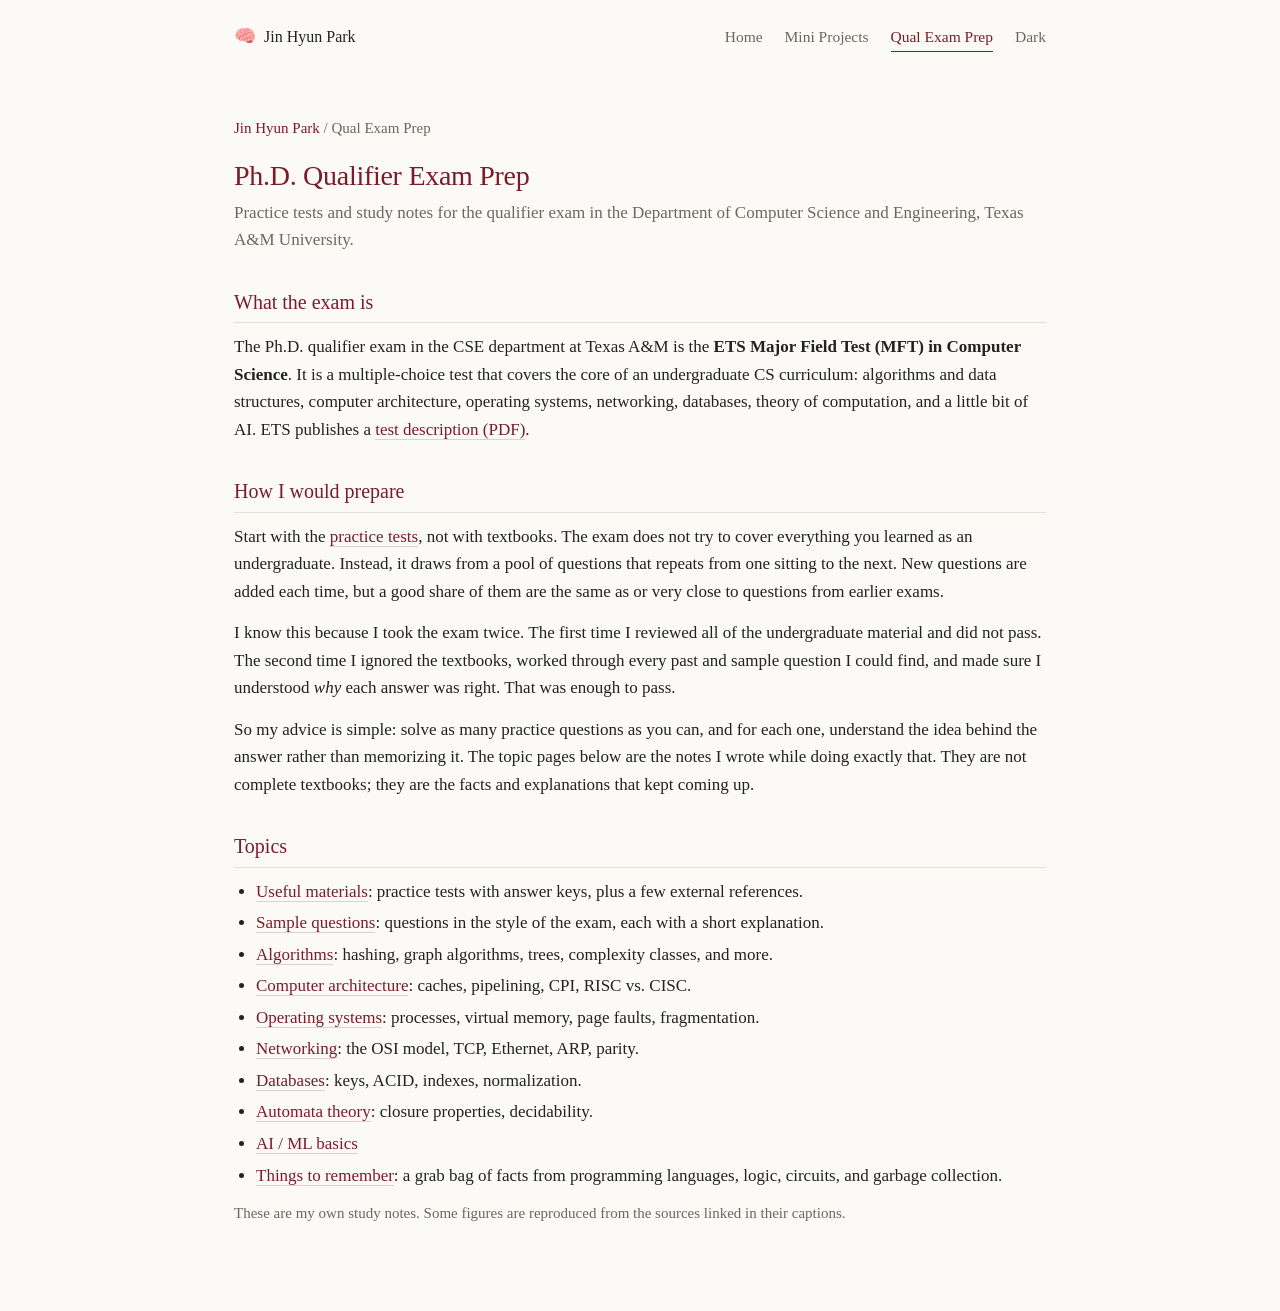
<file: qual-exam/index.html>
<!DOCTYPE html>
<html lang="en">
<head>
<meta charset="utf-8">
<meta name="viewport" content="width=device-width, initial-scale=1">
<title>Qual Exam Prep – Jin Hyun Park</title>
<meta name="description" content="Practice tests and topic notes for the Computer Science and Engineering Ph.D. qualifier exam (ETS Major Field Test) at Texas A&M University.">
<link rel="icon" href="../favicon.svg" type="image/svg+xml">
<link rel="stylesheet" href="../style.css">
<link rel="stylesheet" href="notes.css">
<script>try{if(localStorage.getItem("site-theme")==="dark")document.documentElement.setAttribute("data-theme","dark")}catch(e){}</script>
<script defer src="../theme.js"></script>
</head>
<body>
<header class="topbar">
  <a class="brand" href="../index.html"><span class="brand-mark">🧠</span> Jin Hyun Park</a>
  <nav>
    <a href="../index.html">Home</a>
    <a href="../projects.html">Mini Projects</a>
    <a href="../qual-exam/index.html" class="active">Qual Exam Prep</a>
    <button type="button" class="theme-toggle" id="themeToggle" aria-pressed="false"><span class="t-dark">Dark</span><span class="t-light">Light</span></button>
  </nav>
</header>
<div class="page">

<p class="crumbs"><a href="../index.html">Jin Hyun Park</a> / Qual Exam Prep</p>

<h1>Ph.D. Qualifier Exam Prep</h1>
<p class="subtitle">Practice tests and study notes for the qualifier exam in the Department of Computer Science and Engineering, Texas A&M University.</p>

<h2>What the exam is</h2>
<p>
The Ph.D. qualifier exam in the CSE department at Texas A&M is the <b>ETS Major Field Test (MFT) in Computer Science</b>.
It is a multiple-choice test that covers the core of an undergraduate CS curriculum: algorithms and data structures,
computer architecture, operating systems, networking, databases, theory of computation, and a little bit of AI.
ETS publishes a <a href="https://www.ets.org/content/dam/ets-org/pdfs/mft/comp-sci-test-description.pdf">test description (PDF)</a>.
</p>

<h2>How I would prepare</h2>
<p>
Start with the <a href="useful-materials.html">practice tests</a>, not with textbooks. The exam does not try to cover
everything you learned as an undergraduate. Instead, it draws from a pool of questions that repeats from one sitting to
the next. New questions are added each time, but a good share of them are the same as or very close to questions from
earlier exams.
</p>
<p>
I know this because I took the exam twice. The first time I reviewed all of the undergraduate material and did not
pass. The second time I ignored the textbooks, worked through every past and sample question I could find, and made
sure I understood <em>why</em> each answer was right. That was enough to pass.
</p>
<p>
So my advice is simple: solve as many practice questions as you can, and for each one, understand the idea behind the
answer rather than memorizing it. The topic pages below are the notes I wrote while doing exactly that. They are not
complete textbooks; they are the facts and explanations that kept coming up.
</p>

<h2>Topics</h2>
<ul>
<li><a href="useful-materials.html">Useful materials</a>: practice tests with answer keys, plus a few external references.</li>
<li><a href="sample-questions.html">Sample questions</a>: questions in the style of the exam, each with a short explanation.</li>
<li><a href="algorithms.html">Algorithms</a>: hashing, graph algorithms, trees, complexity classes, and more.</li>
<li><a href="computer-architecture.html">Computer architecture</a>: caches, pipelining, CPI, RISC vs. CISC.</li>
<li><a href="operating-system.html">Operating systems</a>: processes, virtual memory, page faults, fragmentation.</li>
<li><a href="networking.html">Networking</a>: the OSI model, TCP, Ethernet, ARP, parity.</li>
<li><a href="database.html">Databases</a>: keys, ACID, indexes, normalization.</li>
<li><a href="automata-theory.html">Automata theory</a>: closure properties, decidability.</li>
<li><a href="ai-ml-basics.html">AI / ML basics</a></li>
<li><a href="things-to-remember.html">Things to remember</a>: a grab bag of facts from programming languages, logic, circuits, and garbage collection.</li>
</ul>

<p class="small">
These are my own study notes. Some figures are reproduced from the sources linked in their captions.
</p>

</div>
</body>
</html>
</file>
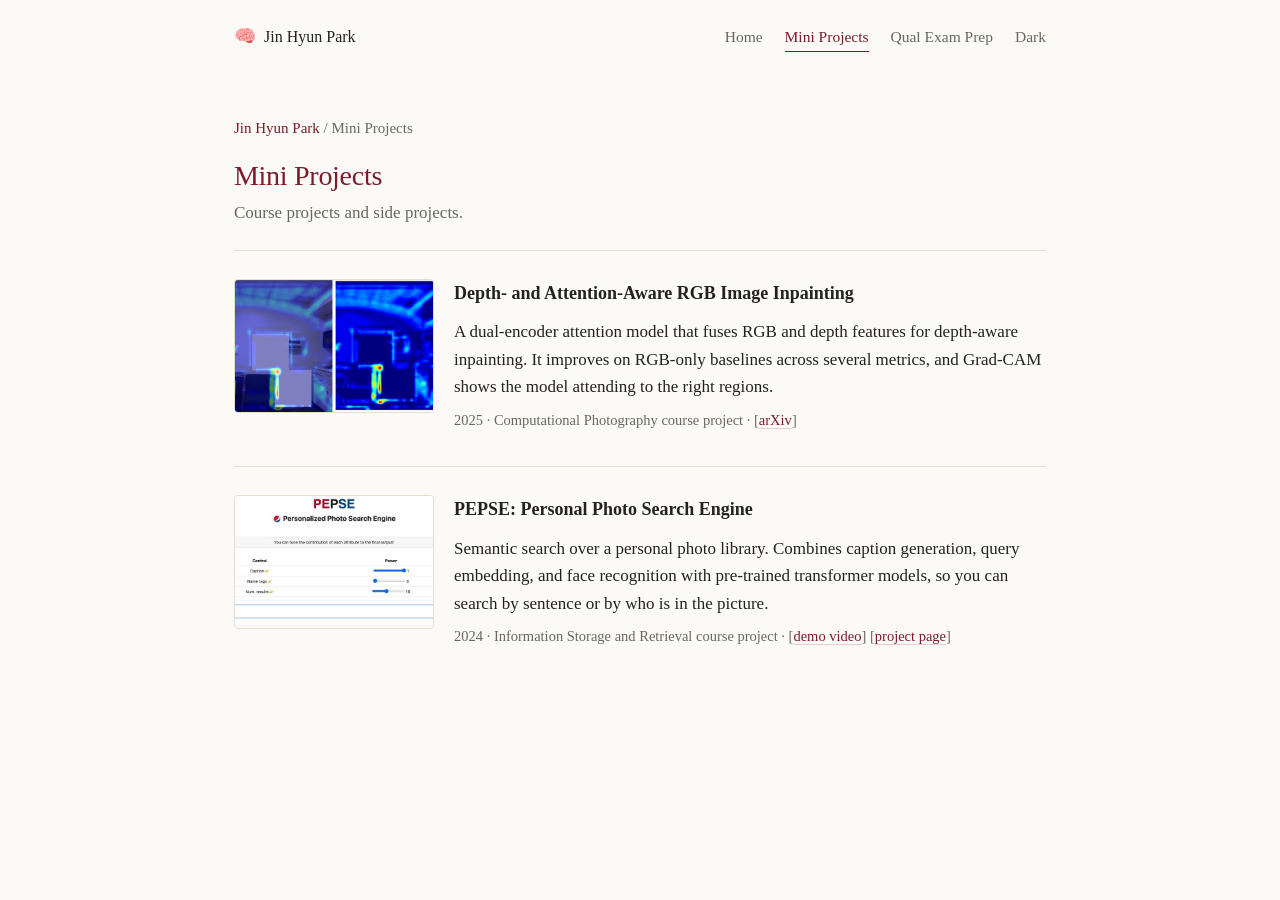
<file: projects.html>
<!DOCTYPE html>
<html lang="en">
<head>
<meta charset="utf-8">
<meta name="viewport" content="width=device-width, initial-scale=1">
<title>Mini Projects – Jin Hyun Park</title>
<link rel="icon" href="favicon.svg" type="image/svg+xml">
<link rel="stylesheet" href="style.css">
<link rel="stylesheet" href="qual-exam/notes.css">
<script>try{if(localStorage.getItem("site-theme")==="dark")document.documentElement.setAttribute("data-theme","dark")}catch(e){}</script>
<script defer src="theme.js"></script>
</head>
<body>
<header class="topbar">
  <a class="brand" href="index.html"><span class="brand-mark">🧠</span> Jin Hyun Park</a>
  <nav>
    <a href="index.html">Home</a>
    <a href="projects.html" class="active">Mini Projects</a>
    <a href="qual-exam/index.html">Qual Exam Prep</a>
    <button type="button" class="theme-toggle" id="themeToggle" aria-pressed="false"><span class="t-dark">Dark</span><span class="t-light">Light</span></button>
  </nav>
</header>
<div class="page">

<p class="crumbs"><a href="index.html">Jin Hyun Park</a> / Mini Projects</p>

<h1>Mini Projects</h1>
<p class="subtitle">Course projects and side projects.</p>

<div class="proj">
<a class="proj-thumb" href="https://arxiv.org/abs/2505.00735"><img src="img/inpainting.jpg" alt="Grad-CAM overlay and heatmap showing where the inpainting model attends"></a>
<div class="proj-body">
<h3>Depth- and Attention-Aware RGB Image Inpainting</h3>
<p>A dual-encoder attention model that fuses RGB and depth features for depth-aware inpainting. It improves on RGB-only baselines across several metrics, and Grad-CAM shows the model attending to the right regions.</p>
<p class="proj-meta">2025 · Computational Photography course project · [<a href="https://arxiv.org/abs/2505.00735">arXiv</a>]</p>
</div>
</div>

<div class="proj">
<a class="proj-thumb" href="https://www.youtube.com/watch?v=ZiI4mklxKoY"><img src="img/pepse.jpg" alt="PEPSE search interface with sliders for caption and name-tag weights"></a>
<div class="proj-body">
<h3>PEPSE: Personal Photo Search Engine</h3>
<p>Semantic search over a personal photo library. Combines caption generation, query embedding, and face recognition with pre-trained transformer models, so you can search by sentence or by who is in the picture.</p>
<p class="proj-meta">2024 · Information Storage and Retrieval course project · [<a href="https://www.youtube.com/watch?v=ZiI4mklxKoY">demo video</a>] [<a href="https://sites.google.com/tamu.edu/pepse/home">project page</a>]</p>
</div>
</div>

</div>
</body>
</html>
</file>
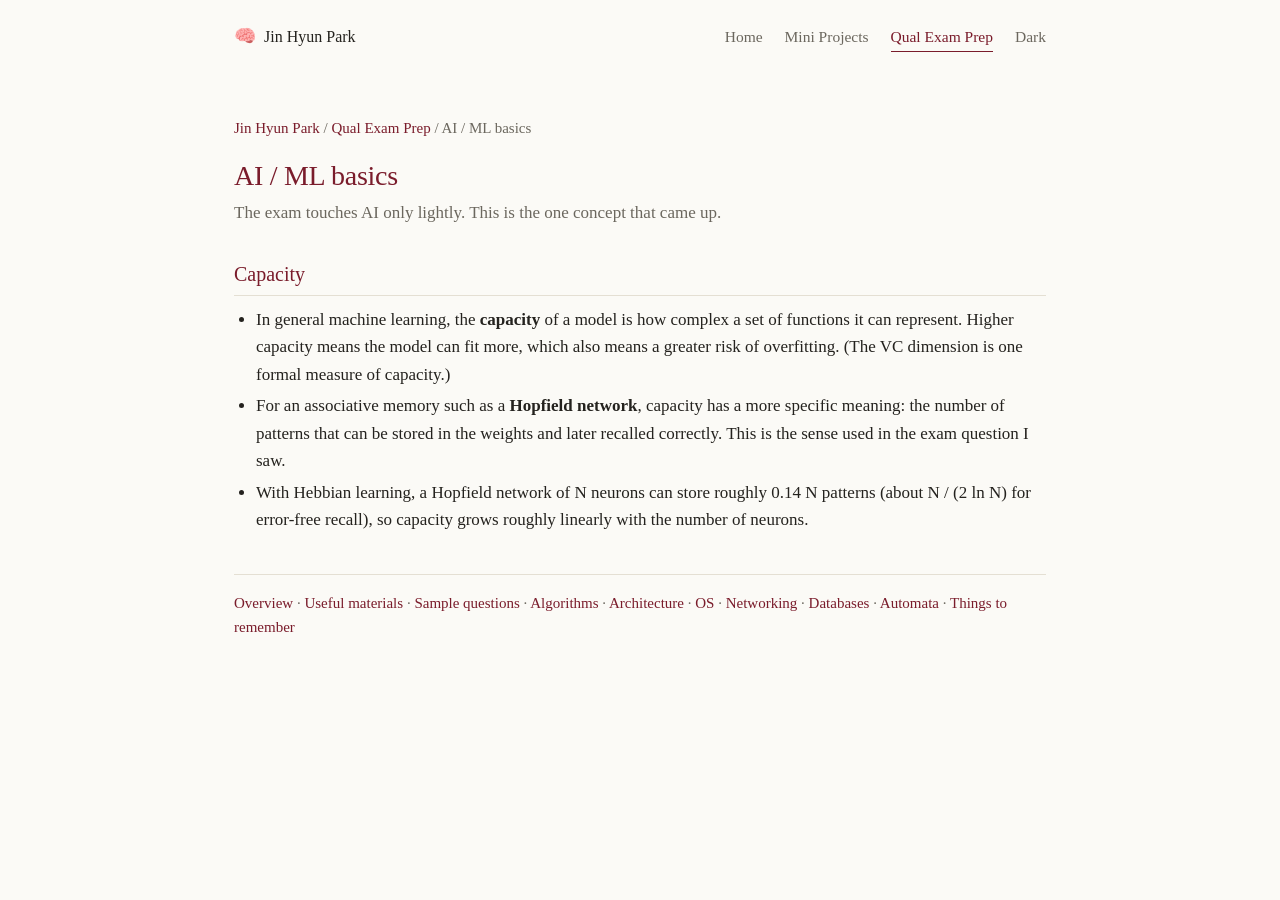
<file: qual-exam/ai-ml-basics.html>
<!DOCTYPE html>
<html lang="en">
<head>
<meta charset="utf-8">
<meta name="viewport" content="width=device-width, initial-scale=1">
<title>AI / ML Basics – Qual Exam Prep</title>
<link rel="icon" href="../favicon.svg" type="image/svg+xml">
<link rel="stylesheet" href="../style.css">
<link rel="stylesheet" href="notes.css">
<script>try{if(localStorage.getItem("site-theme")==="dark")document.documentElement.setAttribute("data-theme","dark")}catch(e){}</script>
<script defer src="../theme.js"></script>
</head>
<body>
<header class="topbar">
  <a class="brand" href="../index.html"><span class="brand-mark">🧠</span> Jin Hyun Park</a>
  <nav>
    <a href="../index.html">Home</a>
    <a href="../projects.html">Mini Projects</a>
    <a href="../qual-exam/index.html" class="active">Qual Exam Prep</a>
    <button type="button" class="theme-toggle" id="themeToggle" aria-pressed="false"><span class="t-dark">Dark</span><span class="t-light">Light</span></button>
  </nav>
</header>
<div class="page">

<p class="crumbs"><a href="../index.html">Jin Hyun Park</a> / <a href="index.html">Qual Exam Prep</a> / AI / ML basics</p>

<h1>AI / ML basics</h1>
<p class="subtitle">The exam touches AI only lightly. This is the one concept that came up.</p>

<h2>Capacity</h2>
<ul>
<li>In general machine learning, the <b>capacity</b> of a model is how complex a set of functions it can represent. Higher capacity means the model can fit more, which also means a greater risk of overfitting. (The VC dimension is one formal measure of capacity.)</li>
<li>For an associative memory such as a <b>Hopfield network</b>, capacity has a more specific meaning: the number of patterns that can be stored in the weights and later recalled correctly. This is the sense used in the exam question I saw.</li>
<li>With Hebbian learning, a Hopfield network of N neurons can store roughly 0.14 N patterns (about N / (2 ln N) for error-free recall), so capacity grows roughly linearly with the number of neurons.</li>
</ul>

<p class="topics">
<a href="index.html">Overview</a> ·
<a href="useful-materials.html">Useful materials</a> ·
<a href="sample-questions.html">Sample questions</a> ·
<a href="algorithms.html">Algorithms</a> ·
<a href="computer-architecture.html">Architecture</a> ·
<a href="operating-system.html">OS</a> ·
<a href="networking.html">Networking</a> ·
<a href="database.html">Databases</a> ·
<a href="automata-theory.html">Automata</a> ·
<a href="things-to-remember.html">Things to remember</a>
</p>

</div>
</body>
</html>
</file>
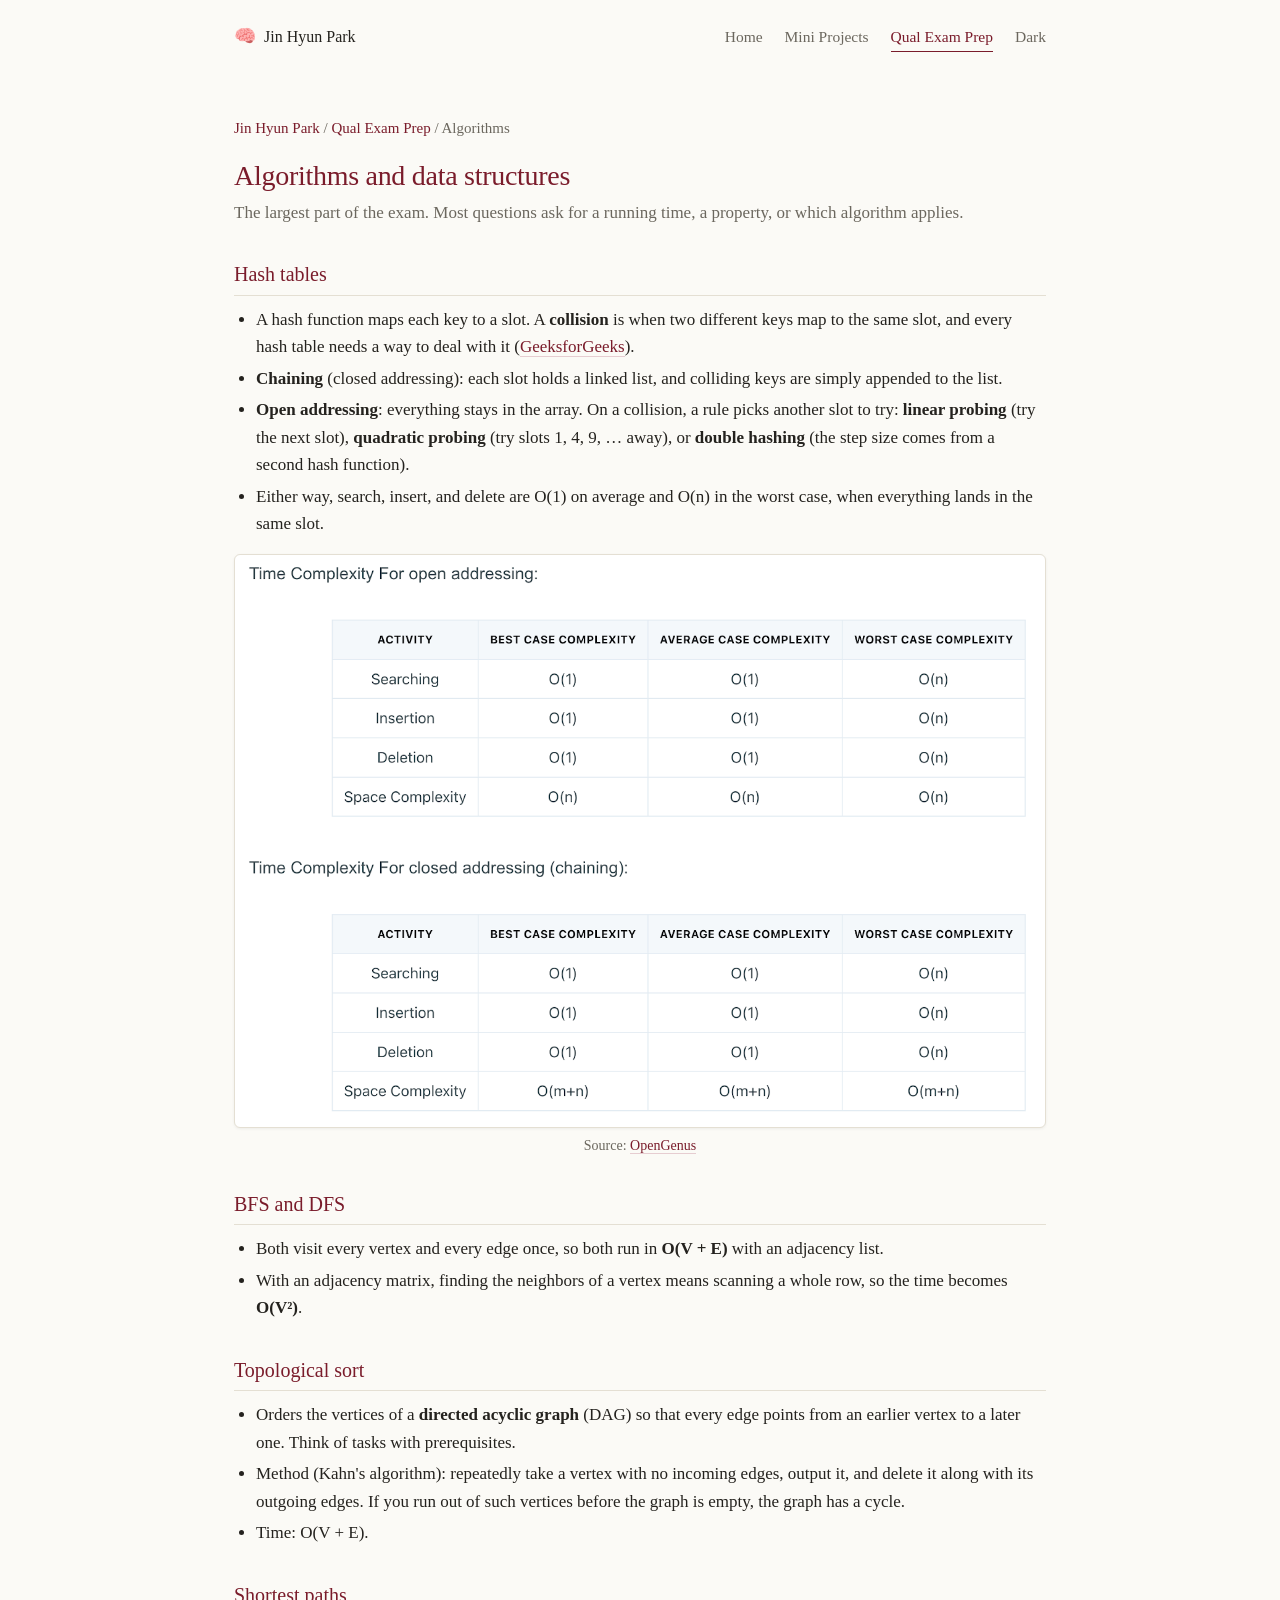
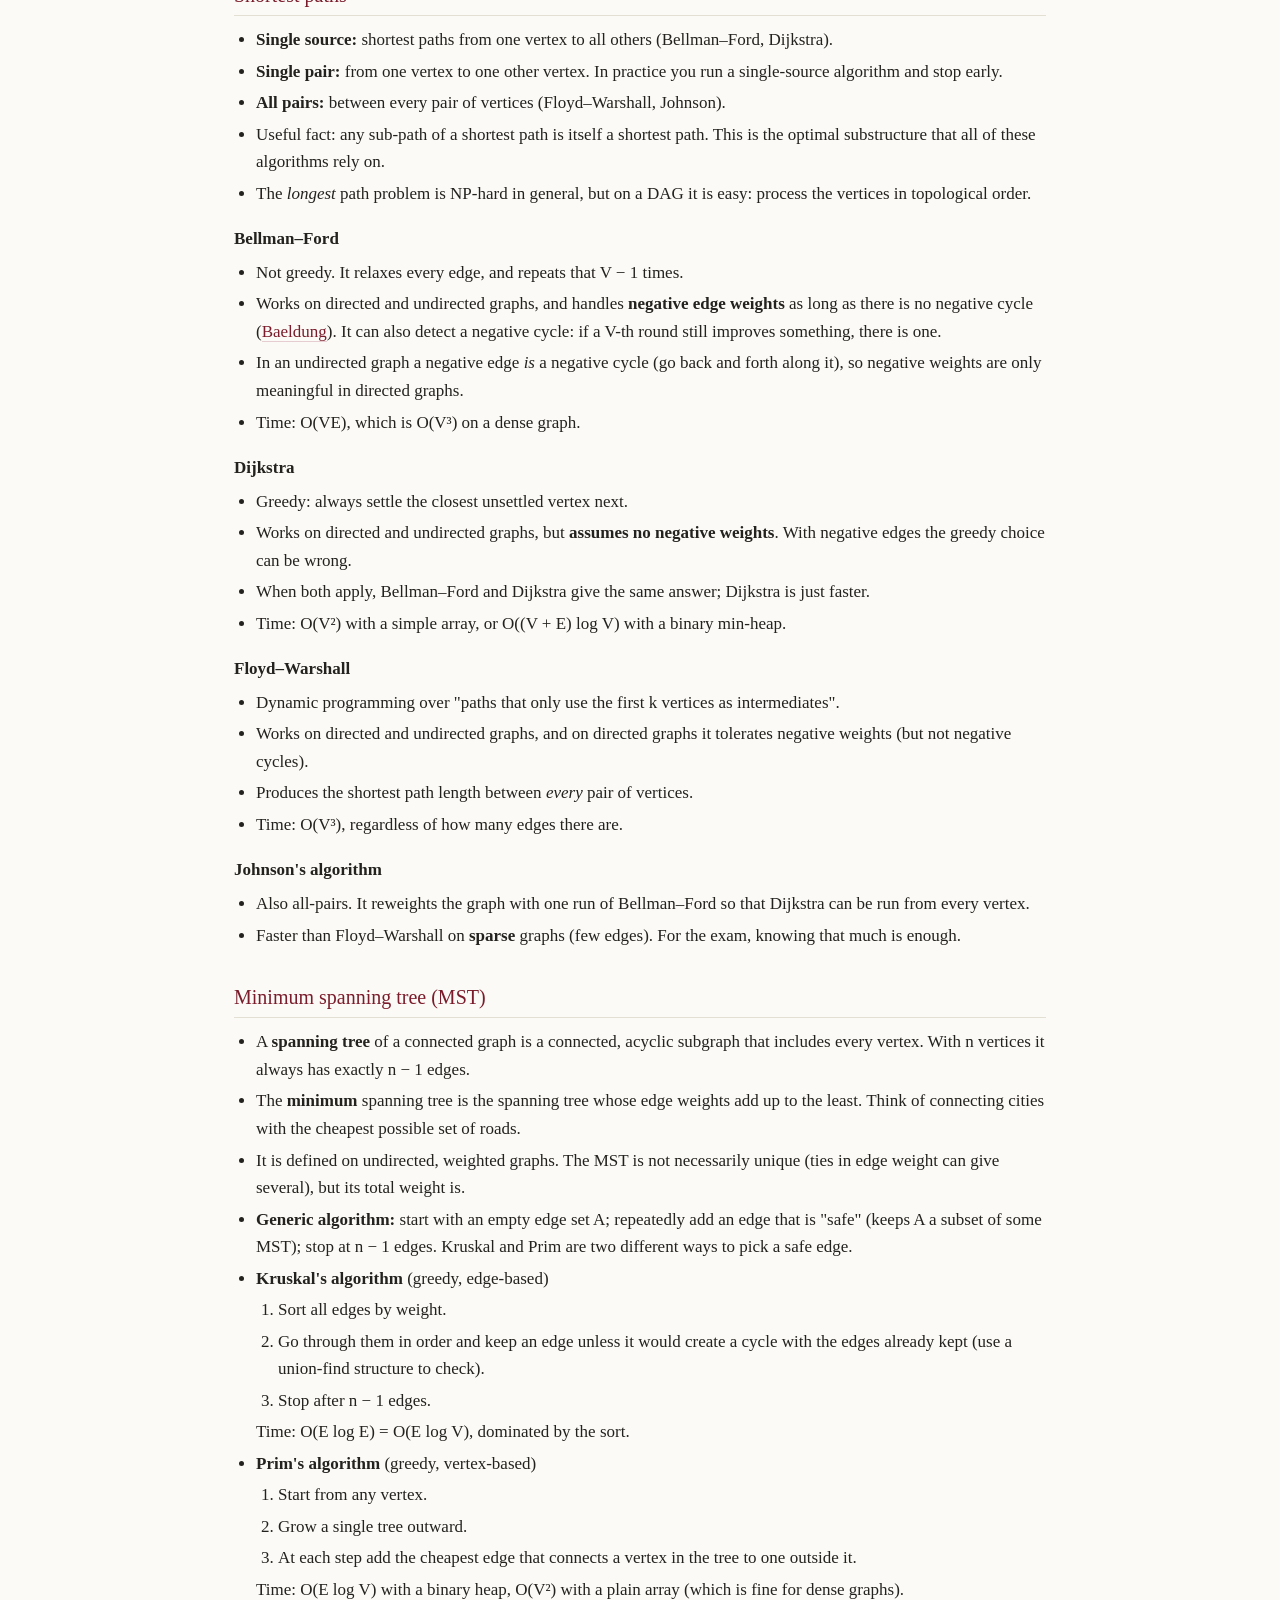
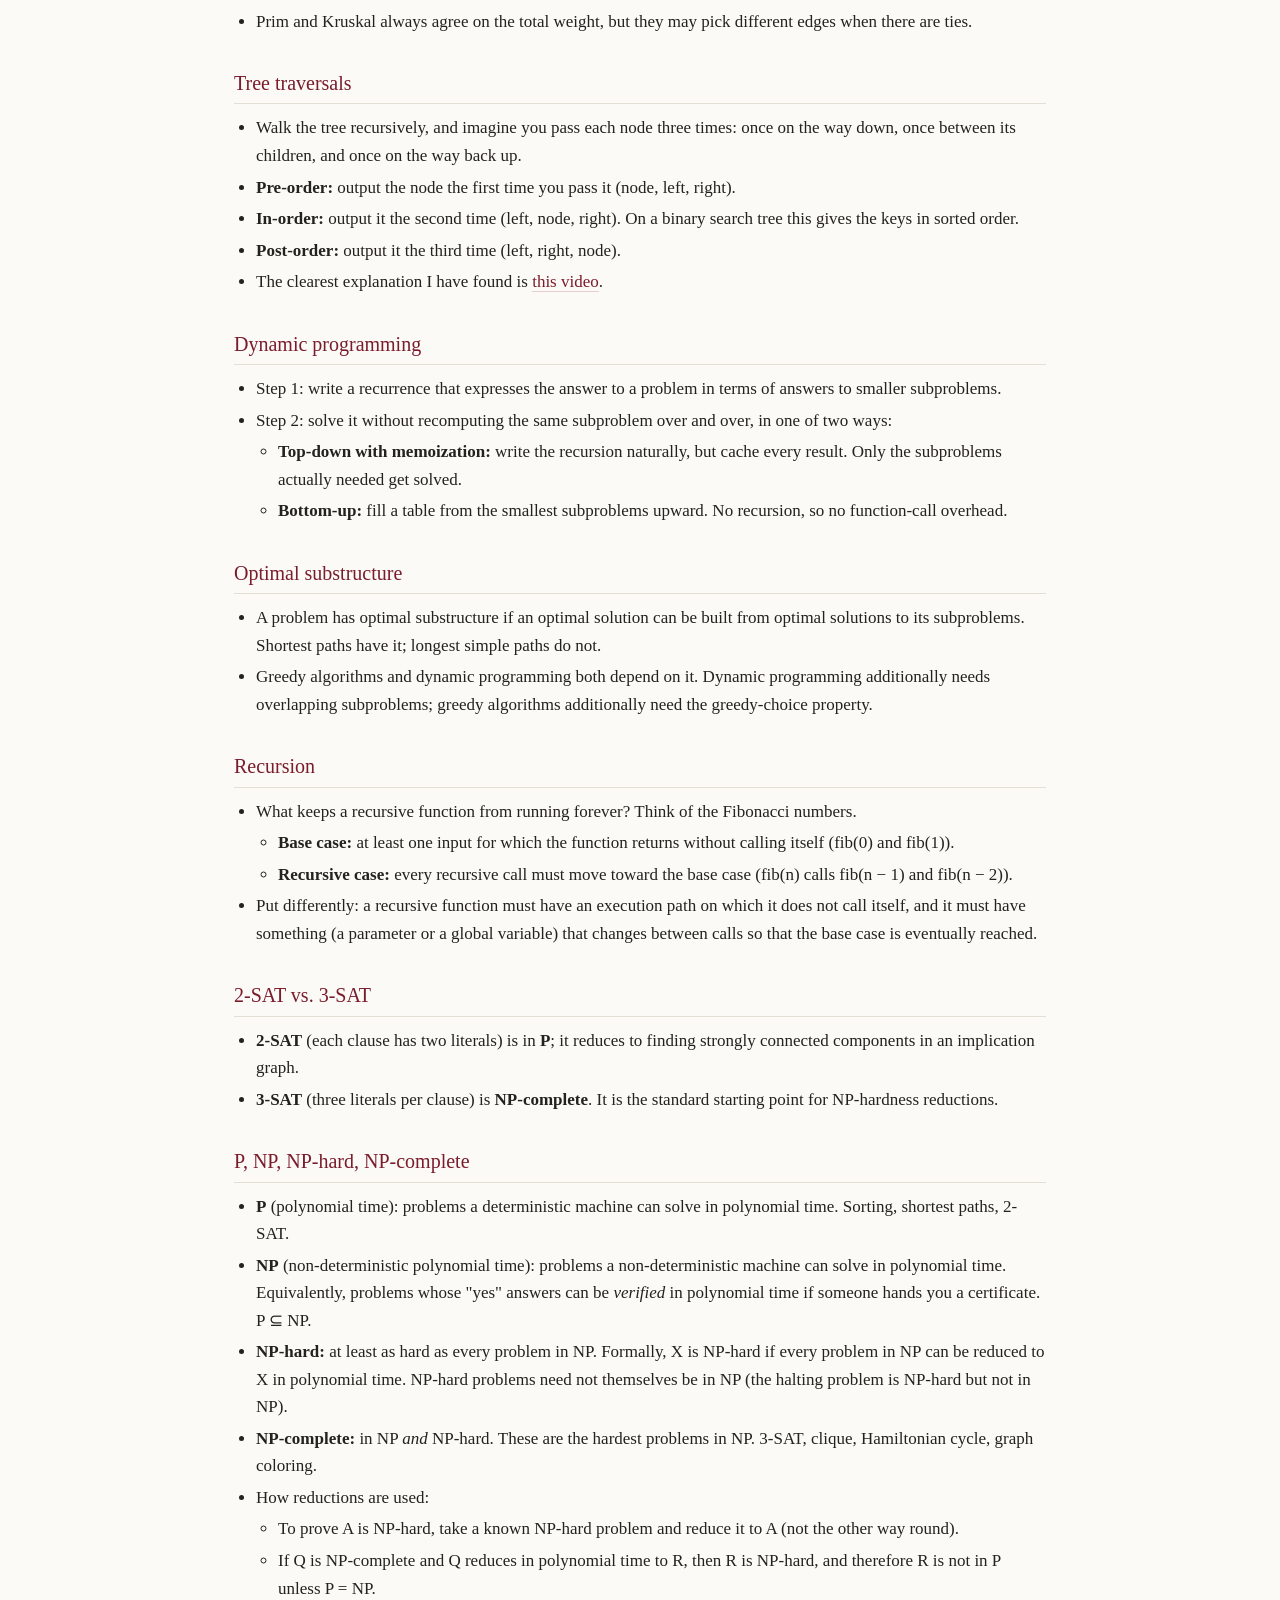
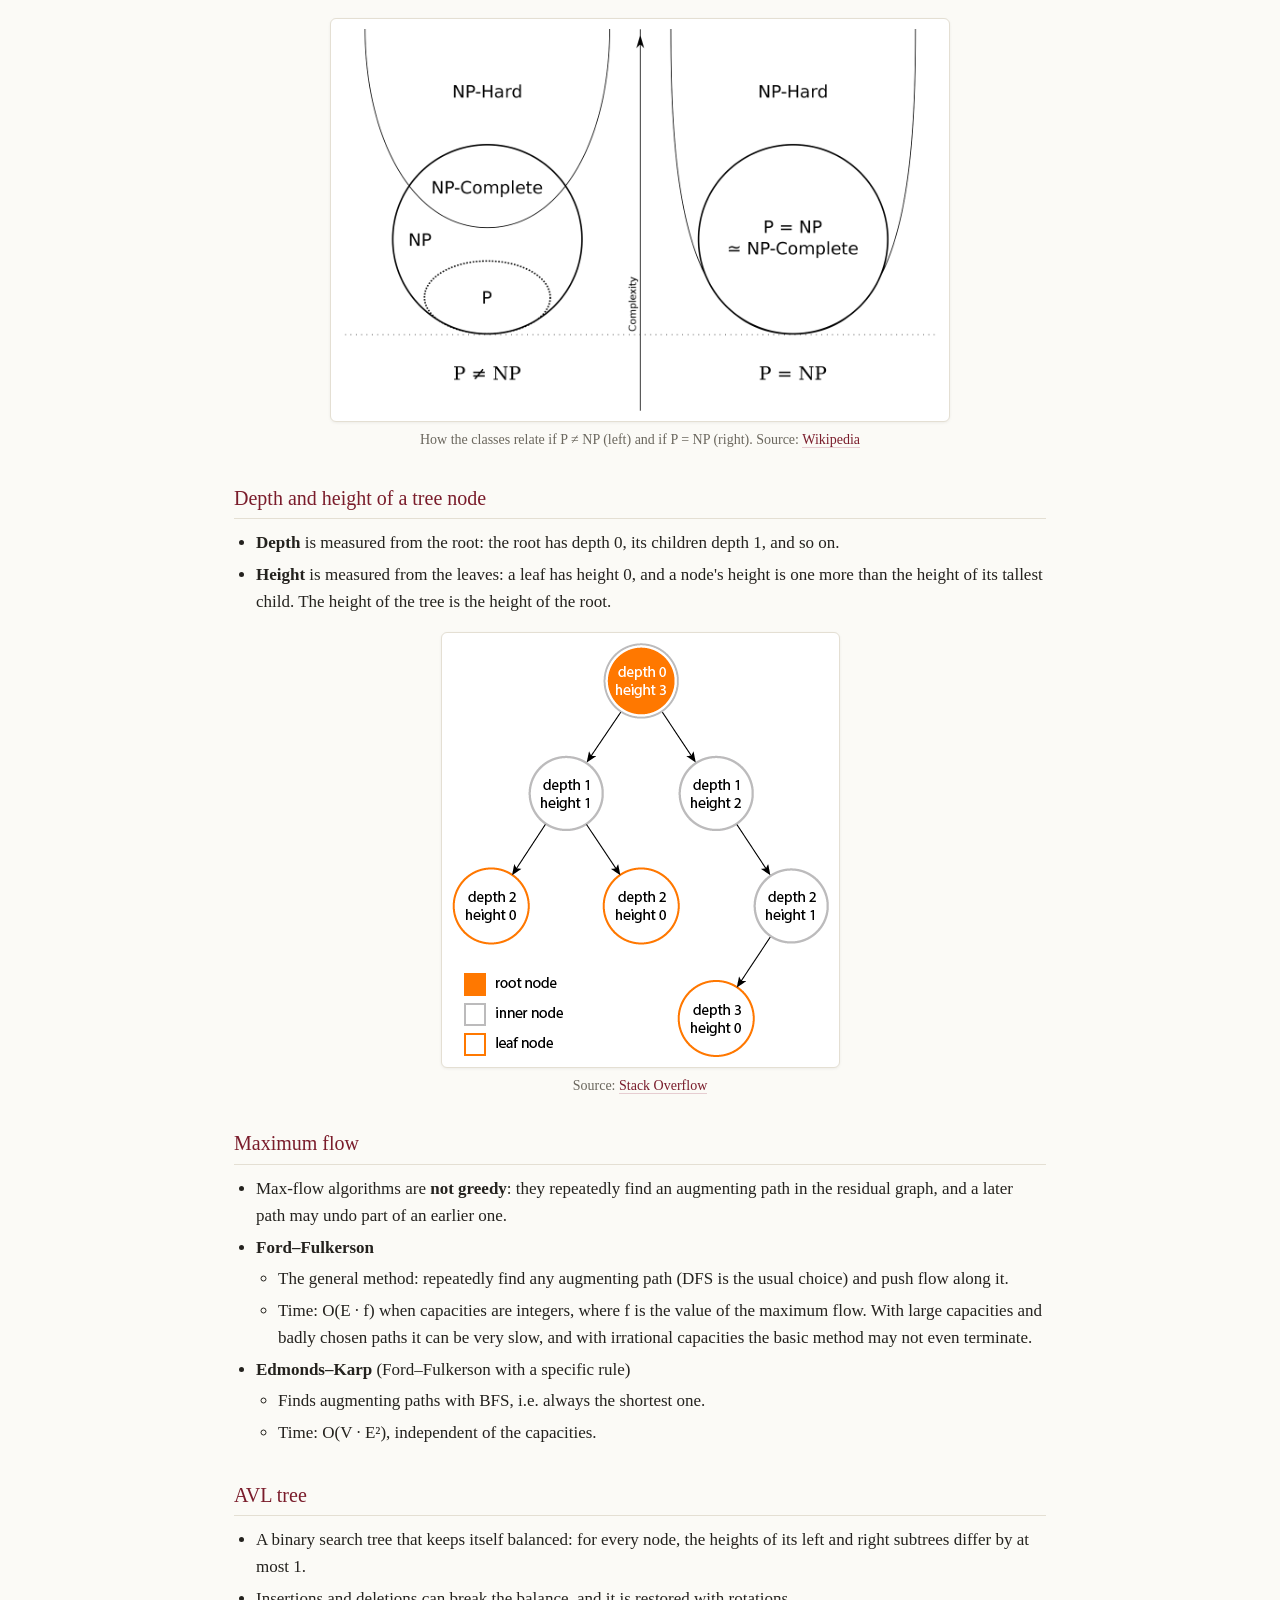
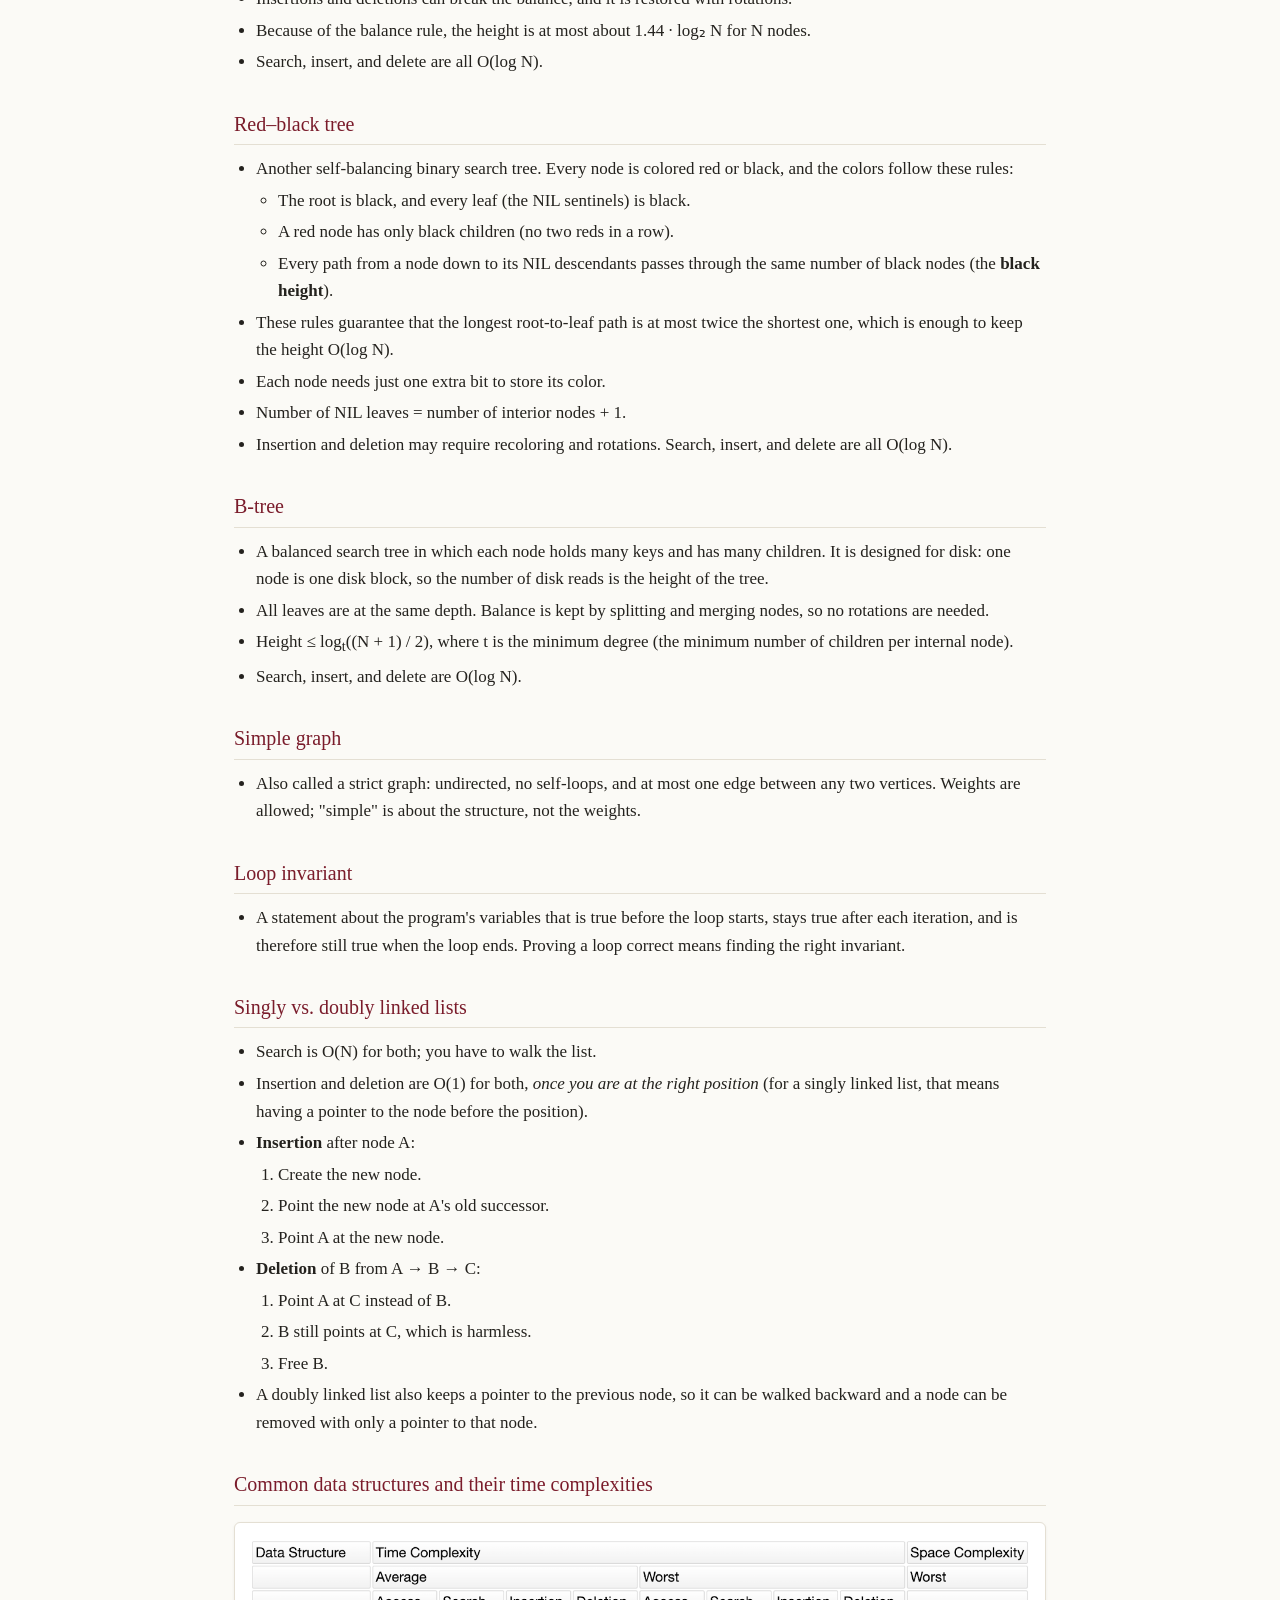
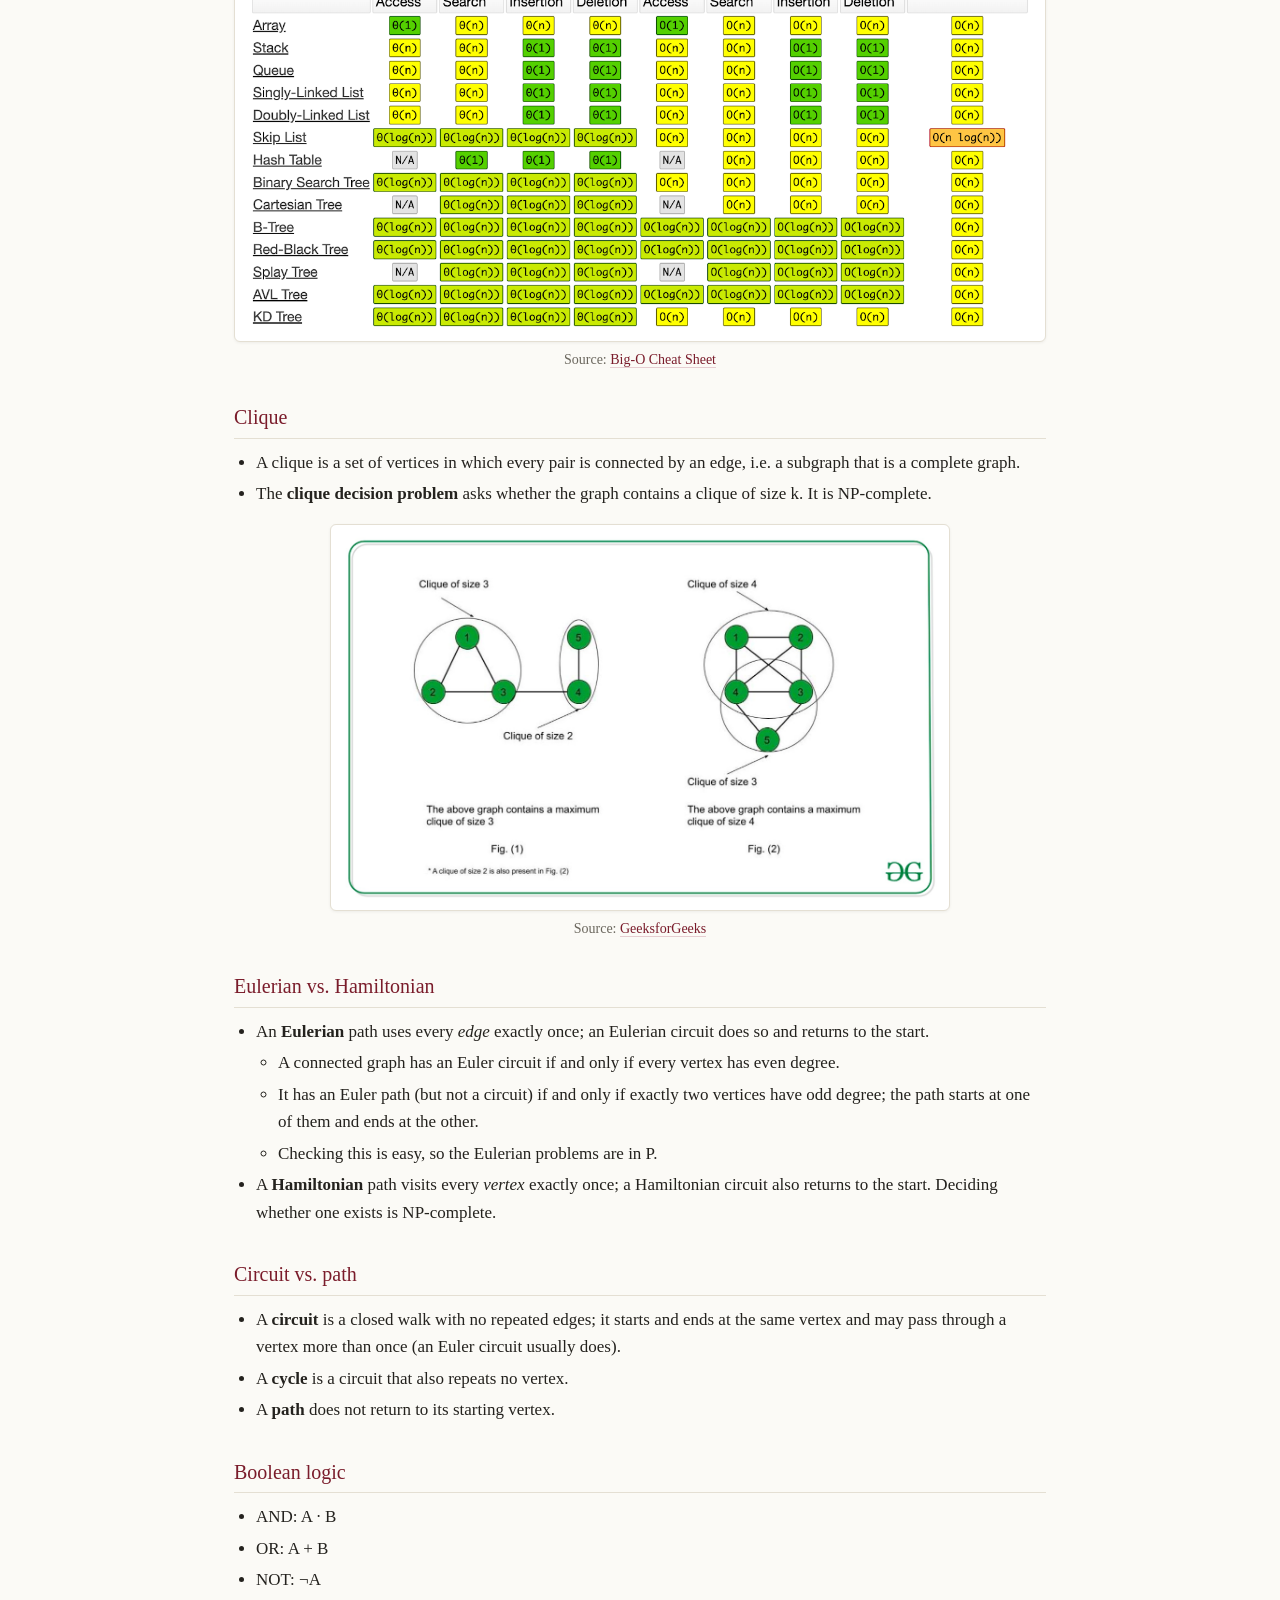
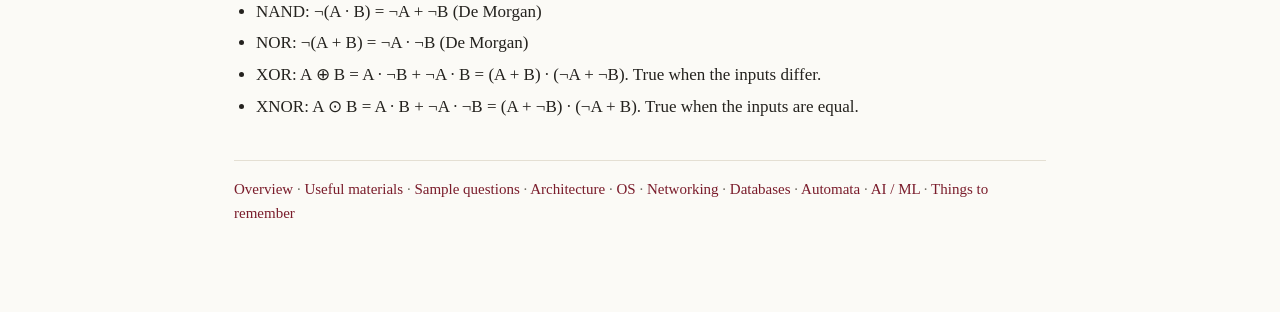
<file: qual-exam/algorithms.html>
<!DOCTYPE html>
<html lang="en">
<head>
<meta charset="utf-8">
<meta name="viewport" content="width=device-width, initial-scale=1">
<title>Algorithms – Qual Exam Prep</title>
<link rel="icon" href="../favicon.svg" type="image/svg+xml">
<link rel="stylesheet" href="../style.css">
<link rel="stylesheet" href="notes.css">
<script>try{if(localStorage.getItem("site-theme")==="dark")document.documentElement.setAttribute("data-theme","dark")}catch(e){}</script>
<script defer src="../theme.js"></script>
</head>
<body>
<header class="topbar">
  <a class="brand" href="../index.html"><span class="brand-mark">🧠</span> Jin Hyun Park</a>
  <nav>
    <a href="../index.html">Home</a>
    <a href="../projects.html">Mini Projects</a>
    <a href="../qual-exam/index.html" class="active">Qual Exam Prep</a>
    <button type="button" class="theme-toggle" id="themeToggle" aria-pressed="false"><span class="t-dark">Dark</span><span class="t-light">Light</span></button>
  </nav>
</header>
<div class="page">

<p class="crumbs"><a href="../index.html">Jin Hyun Park</a> / <a href="index.html">Qual Exam Prep</a> / Algorithms</p>

<h1>Algorithms and data structures</h1>
<p class="subtitle">The largest part of the exam. Most questions ask for a running time, a property, or which algorithm applies.</p>

<h2>Hash tables</h2>
<ul>
<li>A hash function maps each key to a slot. A <b>collision</b> is when two different keys map to the same slot, and every hash table needs a way to deal with it (<a href="https://www.geeksforgeeks.org/separate-chaining-collision-handling-technique-in-hashing/">GeeksforGeeks</a>).</li>
<li><b>Chaining</b> (closed addressing): each slot holds a linked list, and colliding keys are simply appended to the list.</li>
<li><b>Open addressing</b>: everything stays in the array. On a collision, a rule picks another slot to try: <b>linear probing</b> (try the next slot), <b>quadratic probing</b> (try slots 1, 4, 9, … away), or <b>double hashing</b> (the step size comes from a second hash function).</li>
<li>Either way, search, insert, and delete are O(1) on average and O(n) in the worst case, when everything lands in the same slot.</li>
</ul>
<figure class="wide">
<img src="img/algorithms-1.png" alt="Time complexity tables for open addressing and chaining: O(1) best and average, O(n) worst">
<figcaption>Source: <a href="https://iq.opengenus.org/time-complexity-of-hash-table/">OpenGenus</a></figcaption>
</figure>

<h2>BFS and DFS</h2>
<ul>
<li>Both visit every vertex and every edge once, so both run in <b>O(V + E)</b> with an adjacency list.</li>
<li>With an adjacency matrix, finding the neighbors of a vertex means scanning a whole row, so the time becomes <b>O(V²)</b>.</li>
</ul>

<h2>Topological sort</h2>
<ul>
<li>Orders the vertices of a <b>directed acyclic graph</b> (DAG) so that every edge points from an earlier vertex to a later one. Think of tasks with prerequisites.</li>
<li>Method (Kahn's algorithm): repeatedly take a vertex with no incoming edges, output it, and delete it along with its outgoing edges. If you run out of such vertices before the graph is empty, the graph has a cycle.</li>
<li>Time: O(V + E).</li>
</ul>

<h2>Shortest paths</h2>
<ul>
<li><b>Single source:</b> shortest paths from one vertex to all others (Bellman–Ford, Dijkstra).</li>
<li><b>Single pair:</b> from one vertex to one other vertex. In practice you run a single-source algorithm and stop early.</li>
<li><b>All pairs:</b> between every pair of vertices (Floyd–Warshall, Johnson).</li>
<li>Useful fact: any sub-path of a shortest path is itself a shortest path. This is the optimal substructure that all of these algorithms rely on.</li>
<li>The <em>longest</em> path problem is NP-hard in general, but on a DAG it is easy: process the vertices in topological order.</li>
</ul>

<h3>Bellman–Ford</h3>
<ul>
<li>Not greedy. It relaxes every edge, and repeats that V − 1 times.</li>
<li>Works on directed and undirected graphs, and handles <b>negative edge weights</b> as long as there is no negative cycle (<a href="https://www.baeldung.com/cs/dijkstra-vs-bellman-ford">Baeldung</a>). It can also detect a negative cycle: if a V-th round still improves something, there is one.</li>
<li>In an undirected graph a negative edge <em>is</em> a negative cycle (go back and forth along it), so negative weights are only meaningful in directed graphs.</li>
<li>Time: O(VE), which is O(V³) on a dense graph.</li>
</ul>

<h3>Dijkstra</h3>
<ul>
<li>Greedy: always settle the closest unsettled vertex next.</li>
<li>Works on directed and undirected graphs, but <b>assumes no negative weights</b>. With negative edges the greedy choice can be wrong.</li>
<li>When both apply, Bellman–Ford and Dijkstra give the same answer; Dijkstra is just faster.</li>
<li>Time: O(V²) with a simple array, or O((V + E) log V) with a binary min-heap.</li>
</ul>

<h3>Floyd–Warshall</h3>
<ul>
<li>Dynamic programming over "paths that only use the first k vertices as intermediates".</li>
<li>Works on directed and undirected graphs, and on directed graphs it tolerates negative weights (but not negative cycles).</li>
<li>Produces the shortest path length between <em>every</em> pair of vertices.</li>
<li>Time: O(V³), regardless of how many edges there are.</li>
</ul>

<h3>Johnson's algorithm</h3>
<ul>
<li>Also all-pairs. It reweights the graph with one run of Bellman–Ford so that Dijkstra can be run from every vertex.</li>
<li>Faster than Floyd–Warshall on <b>sparse</b> graphs (few edges). For the exam, knowing that much is enough.</li>
</ul>

<h2>Minimum spanning tree (MST)</h2>
<ul>
<li>A <b>spanning tree</b> of a connected graph is a connected, acyclic subgraph that includes every vertex. With n vertices it always has exactly n − 1 edges.</li>
<li>The <b>minimum</b> spanning tree is the spanning tree whose edge weights add up to the least. Think of connecting cities with the cheapest possible set of roads.</li>
<li>It is defined on undirected, weighted graphs. The MST is not necessarily unique (ties in edge weight can give several), but its total weight is.</li>
<li><b>Generic algorithm:</b> start with an empty edge set A; repeatedly add an edge that is "safe" (keeps A a subset of some MST); stop at n − 1 edges. Kruskal and Prim are two different ways to pick a safe edge.</li>
<li><b>Kruskal's algorithm</b> (greedy, edge-based)
  <ol>
  <li>Sort all edges by weight.</li>
  <li>Go through them in order and keep an edge unless it would create a cycle with the edges already kept (use a union-find structure to check).</li>
  <li>Stop after n − 1 edges.</li>
  </ol>
  Time: O(E log E) = O(E log V), dominated by the sort.
</li>
<li><b>Prim's algorithm</b> (greedy, vertex-based)
  <ol>
  <li>Start from any vertex.</li>
  <li>Grow a single tree outward.</li>
  <li>At each step add the cheapest edge that connects a vertex in the tree to one outside it.</li>
  </ol>
  Time: O(E log V) with a binary heap, O(V²) with a plain array (which is fine for dense graphs).
</li>
<li>Prim and Kruskal always agree on the total weight, but they may pick different edges when there are ties.</li>
</ul>

<h2>Tree traversals</h2>
<ul>
<li>Walk the tree recursively, and imagine you pass each node three times: once on the way down, once between its children, and once on the way back up.</li>
<li><b>Pre-order:</b> output the node the first time you pass it (node, left, right).</li>
<li><b>In-order:</b> output it the second time (left, node, right). On a binary search tree this gives the keys in sorted order.</li>
<li><b>Post-order:</b> output it the third time (left, right, node).</li>
<li>The clearest explanation I have found is <a href="https://www.youtube.com/watch?v=WLvU5EQVZqY">this video</a>.</li>
</ul>

<h2>Dynamic programming</h2>
<ul>
<li>Step 1: write a recurrence that expresses the answer to a problem in terms of answers to smaller subproblems.</li>
<li>Step 2: solve it without recomputing the same subproblem over and over, in one of two ways:
  <ul>
  <li><b>Top-down with memoization:</b> write the recursion naturally, but cache every result. Only the subproblems actually needed get solved.</li>
  <li><b>Bottom-up:</b> fill a table from the smallest subproblems upward. No recursion, so no function-call overhead.</li>
  </ul>
</li>
</ul>

<h2>Optimal substructure</h2>
<ul>
<li>A problem has optimal substructure if an optimal solution can be built from optimal solutions to its subproblems. Shortest paths have it; longest simple paths do not.</li>
<li>Greedy algorithms and dynamic programming both depend on it. Dynamic programming additionally needs overlapping subproblems; greedy algorithms additionally need the greedy-choice property.</li>
</ul>

<h2>Recursion</h2>
<ul>
<li>What keeps a recursive function from running forever? Think of the Fibonacci numbers.
  <ul>
  <li><b>Base case:</b> at least one input for which the function returns without calling itself (fib(0) and fib(1)).</li>
  <li><b>Recursive case:</b> every recursive call must move toward the base case (fib(n) calls fib(n − 1) and fib(n − 2)).</li>
  </ul>
</li>
<li>Put differently: a recursive function must have an execution path on which it does not call itself, and it must have something (a parameter or a global variable) that changes between calls so that the base case is eventually reached.</li>
</ul>

<h2>2-SAT vs. 3-SAT</h2>
<ul>
<li><b>2-SAT</b> (each clause has two literals) is in <b>P</b>; it reduces to finding strongly connected components in an implication graph.</li>
<li><b>3-SAT</b> (three literals per clause) is <b>NP-complete</b>. It is the standard starting point for NP-hardness reductions.</li>
</ul>

<h2>P, NP, NP-hard, NP-complete</h2>
<ul>
<li><b>P</b> (polynomial time): problems a deterministic machine can solve in polynomial time. Sorting, shortest paths, 2-SAT.</li>
<li><b>NP</b> (non-deterministic polynomial time): problems a non-deterministic machine can solve in polynomial time. Equivalently, problems whose "yes" answers can be <em>verified</em> in polynomial time if someone hands you a certificate. P ⊆ NP.</li>
<li><b>NP-hard:</b> at least as hard as every problem in NP. Formally, X is NP-hard if every problem in NP can be reduced to X in polynomial time. NP-hard problems need not themselves be in NP (the halting problem is NP-hard but not in NP).</li>
<li><b>NP-complete:</b> in NP <em>and</em> NP-hard. These are the hardest problems in NP. 3-SAT, clique, Hamiltonian cycle, graph coloring.</li>
<li>How reductions are used:
  <ul>
  <li>To prove A is NP-hard, take a known NP-hard problem and reduce it to A (not the other way round).</li>
  <li>If Q is NP-complete and Q reduces in polynomial time to R, then R is NP-hard, and therefore R is not in P unless P = NP.</li>
  </ul>
</li>
</ul>
<figure>
<img src="img/algorithms-2.png" alt="Euler diagram of P, NP, NP-complete, and NP-hard under the assumptions P ≠ NP and P = NP">
<figcaption>How the classes relate if P ≠ NP (left) and if P = NP (right). Source: <a href="https://en.wikipedia.org/wiki/P_versus_NP_problem">Wikipedia</a></figcaption>
</figure>

<h2>Depth and height of a tree node</h2>
<ul>
<li><b>Depth</b> is measured from the root: the root has depth 0, its children depth 1, and so on.</li>
<li><b>Height</b> is measured from the leaves: a leaf has height 0, and a node's height is one more than the height of its tallest child. The height of the tree is the height of the root.</li>
</ul>
<figure class="small">
<img src="img/algorithms-3.png" alt="A tree with each node labeled by its depth and height">
<figcaption>Source: <a href="https://stackoverflow.com/questions/2603692/what-is-the-difference-between-tree-depth-and-height">Stack Overflow</a></figcaption>
</figure>

<h2>Maximum flow</h2>
<ul>
<li>Max-flow algorithms are <b>not greedy</b>: they repeatedly find an augmenting path in the residual graph, and a later path may undo part of an earlier one.</li>
<li><b>Ford–Fulkerson</b>
  <ul>
  <li>The general method: repeatedly find any augmenting path (DFS is the usual choice) and push flow along it.</li>
  <li>Time: O(E · f) when capacities are integers, where f is the value of the maximum flow. With large capacities and badly chosen paths it can be very slow, and with irrational capacities the basic method may not even terminate.</li>
  </ul>
</li>
<li><b>Edmonds–Karp</b> (Ford–Fulkerson with a specific rule)
  <ul>
  <li>Finds augmenting paths with BFS, i.e. always the shortest one.</li>
  <li>Time: O(V · E²), independent of the capacities.</li>
  </ul>
</li>
</ul>

<h2>AVL tree</h2>
<ul>
<li>A binary search tree that keeps itself balanced: for every node, the heights of its left and right subtrees differ by at most 1.</li>
<li>Insertions and deletions can break the balance, and it is restored with rotations.</li>
<li>Because of the balance rule, the height is at most about 1.44 · log₂ N for N nodes.</li>
<li>Search, insert, and delete are all O(log N).</li>
</ul>

<h2>Red–black tree</h2>
<ul>
<li>Another self-balancing binary search tree. Every node is colored red or black, and the colors follow these rules:
  <ul>
  <li>The root is black, and every leaf (the NIL sentinels) is black.</li>
  <li>A red node has only black children (no two reds in a row).</li>
  <li>Every path from a node down to its NIL descendants passes through the same number of black nodes (the <b>black height</b>).</li>
  </ul>
</li>
<li>These rules guarantee that the longest root-to-leaf path is at most twice the shortest one, which is enough to keep the height O(log N).</li>
<li>Each node needs just one extra bit to store its color.</li>
<li>Number of NIL leaves = number of interior nodes + 1.</li>
<li>Insertion and deletion may require recoloring and rotations. Search, insert, and delete are all O(log N).</li>
</ul>

<h2>B-tree</h2>
<ul>
<li>A balanced search tree in which each node holds many keys and has many children. It is designed for disk: one node is one disk block, so the number of disk reads is the height of the tree.</li>
<li>All leaves are at the same depth. Balance is kept by splitting and merging nodes, so no rotations are needed.</li>
<li>Height ≤ log<sub>t</sub>((N + 1) / 2), where t is the minimum degree (the minimum number of children per internal node).</li>
<li>Search, insert, and delete are O(log N).</li>
</ul>

<h2>Simple graph</h2>
<ul>
<li>Also called a strict graph: undirected, no self-loops, and at most one edge between any two vertices. Weights are allowed; "simple" is about the structure, not the weights.</li>
</ul>

<h2>Loop invariant</h2>
<ul>
<li>A statement about the program's variables that is true before the loop starts, stays true after each iteration, and is therefore still true when the loop ends. Proving a loop correct means finding the right invariant.</li>
</ul>

<h2>Singly vs. doubly linked lists</h2>
<ul>
<li>Search is O(N) for both; you have to walk the list.</li>
<li>Insertion and deletion are O(1) for both, <em>once you are at the right position</em> (for a singly linked list, that means having a pointer to the node before the position).</li>
<li><b>Insertion</b> after node A:
  <ol>
  <li>Create the new node.</li>
  <li>Point the new node at A's old successor.</li>
  <li>Point A at the new node.</li>
  </ol>
</li>
<li><b>Deletion</b> of B from A → B → C:
  <ol>
  <li>Point A at C instead of B.</li>
  <li>B still points at C, which is harmless.</li>
  <li>Free B.</li>
  </ol>
</li>
<li>A doubly linked list also keeps a pointer to the previous node, so it can be walked backward and a node can be removed with only a pointer to that node.</li>
</ul>

<h2>Common data structures and their time complexities</h2>
<figure class="wide">
<img src="img/algorithms-4.png" alt="Table of average and worst-case access, search, insertion, and deletion complexities for common data structures">
<figcaption>Source: <a href="https://www.bigocheatsheet.com/">Big-O Cheat Sheet</a></figcaption>
</figure>

<h2>Clique</h2>
<ul>
<li>A clique is a set of vertices in which every pair is connected by an edge, i.e. a subgraph that is a complete graph.</li>
<li>The <b>clique decision problem</b> asks whether the graph contains a clique of size k. It is NP-complete.</li>
</ul>
<figure>
<img src="img/algorithms-5.png" alt="Two example graphs with cliques of size 2, 3, and 4 highlighted">
<figcaption>Source: <a href="https://www.geeksforgeeks.org/">GeeksforGeeks</a></figcaption>
</figure>

<h2>Eulerian vs. Hamiltonian</h2>
<ul>
<li>An <b>Eulerian</b> path uses every <em>edge</em> exactly once; an Eulerian circuit does so and returns to the start.
  <ul>
  <li>A connected graph has an Euler circuit if and only if every vertex has even degree.</li>
  <li>It has an Euler path (but not a circuit) if and only if exactly two vertices have odd degree; the path starts at one of them and ends at the other.</li>
  <li>Checking this is easy, so the Eulerian problems are in P.</li>
  </ul>
</li>
<li>A <b>Hamiltonian</b> path visits every <em>vertex</em> exactly once; a Hamiltonian circuit also returns to the start. Deciding whether one exists is NP-complete.</li>
</ul>

<h2>Circuit vs. path</h2>
<ul>
<li>A <b>circuit</b> is a closed walk with no repeated edges; it starts and ends at the same vertex and may pass through a vertex more than once (an Euler circuit usually does).</li>
<li>A <b>cycle</b> is a circuit that also repeats no vertex.</li>
<li>A <b>path</b> does not return to its starting vertex.</li>
</ul>

<h2>Boolean logic</h2>
<ul>
<li>AND: A · B</li>
<li>OR: A + B</li>
<li>NOT: ¬A</li>
<li>NAND: ¬(A · B) = ¬A + ¬B (De Morgan)</li>
<li>NOR: ¬(A + B) = ¬A · ¬B (De Morgan)</li>
<li>XOR: A ⊕ B = A · ¬B + ¬A · B = (A + B) · (¬A + ¬B). True when the inputs differ.</li>
<li>XNOR: A ⊙ B = A · B + ¬A · ¬B = (A + ¬B) · (¬A + B). True when the inputs are equal.</li>
</ul>

<p class="topics">
<a href="index.html">Overview</a> ·
<a href="useful-materials.html">Useful materials</a> ·
<a href="sample-questions.html">Sample questions</a> ·
<a href="computer-architecture.html">Architecture</a> ·
<a href="operating-system.html">OS</a> ·
<a href="networking.html">Networking</a> ·
<a href="database.html">Databases</a> ·
<a href="automata-theory.html">Automata</a> ·
<a href="ai-ml-basics.html">AI / ML</a> ·
<a href="things-to-remember.html">Things to remember</a>
</p>

</div>
</body>
</html>
</file>
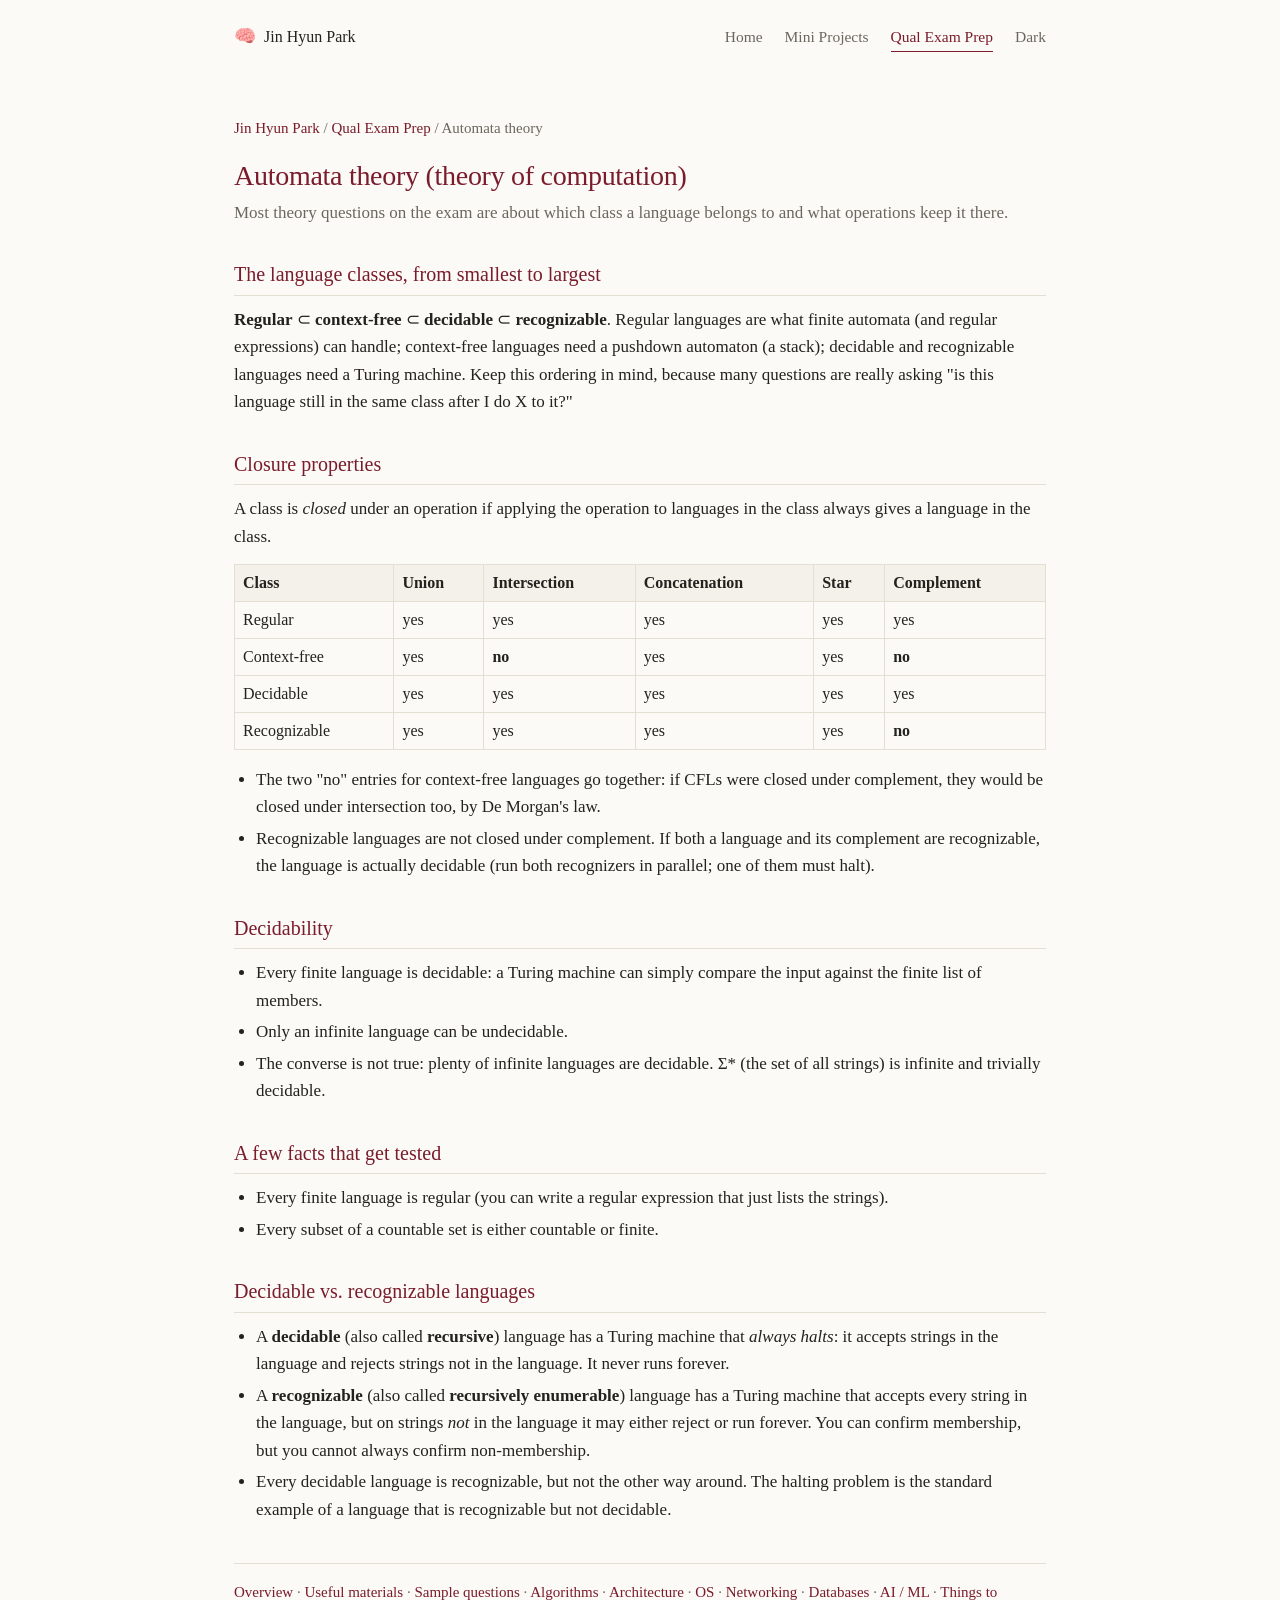
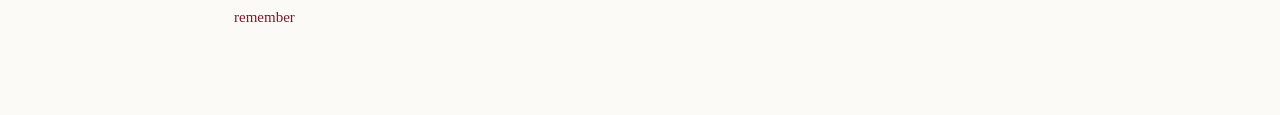
<file: qual-exam/automata-theory.html>
<!DOCTYPE html>
<html lang="en">
<head>
<meta charset="utf-8">
<meta name="viewport" content="width=device-width, initial-scale=1">
<title>Automata Theory – Qual Exam Prep</title>
<link rel="icon" href="../favicon.svg" type="image/svg+xml">
<link rel="stylesheet" href="../style.css">
<link rel="stylesheet" href="notes.css">
<script>try{if(localStorage.getItem("site-theme")==="dark")document.documentElement.setAttribute("data-theme","dark")}catch(e){}</script>
<script defer src="../theme.js"></script>
</head>
<body>
<header class="topbar">
  <a class="brand" href="../index.html"><span class="brand-mark">🧠</span> Jin Hyun Park</a>
  <nav>
    <a href="../index.html">Home</a>
    <a href="../projects.html">Mini Projects</a>
    <a href="../qual-exam/index.html" class="active">Qual Exam Prep</a>
    <button type="button" class="theme-toggle" id="themeToggle" aria-pressed="false"><span class="t-dark">Dark</span><span class="t-light">Light</span></button>
  </nav>
</header>
<div class="page">

<p class="crumbs"><a href="../index.html">Jin Hyun Park</a> / <a href="index.html">Qual Exam Prep</a> / Automata theory</p>

<h1>Automata theory (theory of computation)</h1>
<p class="subtitle">Most theory questions on the exam are about which class a language belongs to and what operations keep it there.</p>

<h2>The language classes, from smallest to largest</h2>
<p>
<b>Regular</b> ⊂ <b>context-free</b> ⊂ <b>decidable</b> ⊂ <b>recognizable</b>. Regular languages are what finite
automata (and regular expressions) can handle; context-free languages need a pushdown automaton (a stack); decidable
and recognizable languages need a Turing machine. Keep this ordering in mind, because many questions are really asking
"is this language still in the same class after I do X to it?"
</p>

<h2>Closure properties</h2>
<p>A class is <em>closed</em> under an operation if applying the operation to languages in the class always gives a language in the class.</p>
<table class="notes">
<tr><th>Class</th><th>Union</th><th>Intersection</th><th>Concatenation</th><th>Star</th><th>Complement</th></tr>
<tr><td>Regular</td><td>yes</td><td>yes</td><td>yes</td><td>yes</td><td>yes</td></tr>
<tr><td>Context-free</td><td>yes</td><td><b>no</b></td><td>yes</td><td>yes</td><td><b>no</b></td></tr>
<tr><td>Decidable</td><td>yes</td><td>yes</td><td>yes</td><td>yes</td><td>yes</td></tr>
<tr><td>Recognizable</td><td>yes</td><td>yes</td><td>yes</td><td>yes</td><td><b>no</b></td></tr>
</table>
<ul>
<li>The two "no" entries for context-free languages go together: if CFLs were closed under complement, they would be closed under intersection too, by De Morgan's law.</li>
<li>Recognizable languages are not closed under complement. If both a language and its complement are recognizable, the language is actually decidable (run both recognizers in parallel; one of them must halt).</li>
</ul>

<h2>Decidability</h2>
<ul>
<li>Every finite language is decidable: a Turing machine can simply compare the input against the finite list of members.</li>
<li>Only an infinite language can be undecidable.</li>
<li>The converse is not true: plenty of infinite languages are decidable. Σ* (the set of all strings) is infinite and trivially decidable.</li>
</ul>

<h2>A few facts that get tested</h2>
<ul>
<li>Every finite language is regular (you can write a regular expression that just lists the strings).</li>
<li>Every subset of a countable set is either countable or finite.</li>
</ul>

<h2>Decidable vs. recognizable languages</h2>
<ul>
<li>A <b>decidable</b> (also called <b>recursive</b>) language has a Turing machine that <em>always halts</em>: it accepts strings in the language and rejects strings not in the language. It never runs forever.</li>
<li>A <b>recognizable</b> (also called <b>recursively enumerable</b>) language has a Turing machine that accepts every string in the language, but on strings <em>not</em> in the language it may either reject or run forever. You can confirm membership, but you cannot always confirm non-membership.</li>
<li>Every decidable language is recognizable, but not the other way around. The halting problem is the standard example of a language that is recognizable but not decidable.</li>
</ul>

<p class="topics">
<a href="index.html">Overview</a> ·
<a href="useful-materials.html">Useful materials</a> ·
<a href="sample-questions.html">Sample questions</a> ·
<a href="algorithms.html">Algorithms</a> ·
<a href="computer-architecture.html">Architecture</a> ·
<a href="operating-system.html">OS</a> ·
<a href="networking.html">Networking</a> ·
<a href="database.html">Databases</a> ·
<a href="ai-ml-basics.html">AI / ML</a> ·
<a href="things-to-remember.html">Things to remember</a>
</p>

</div>
</body>
</html>
</file>
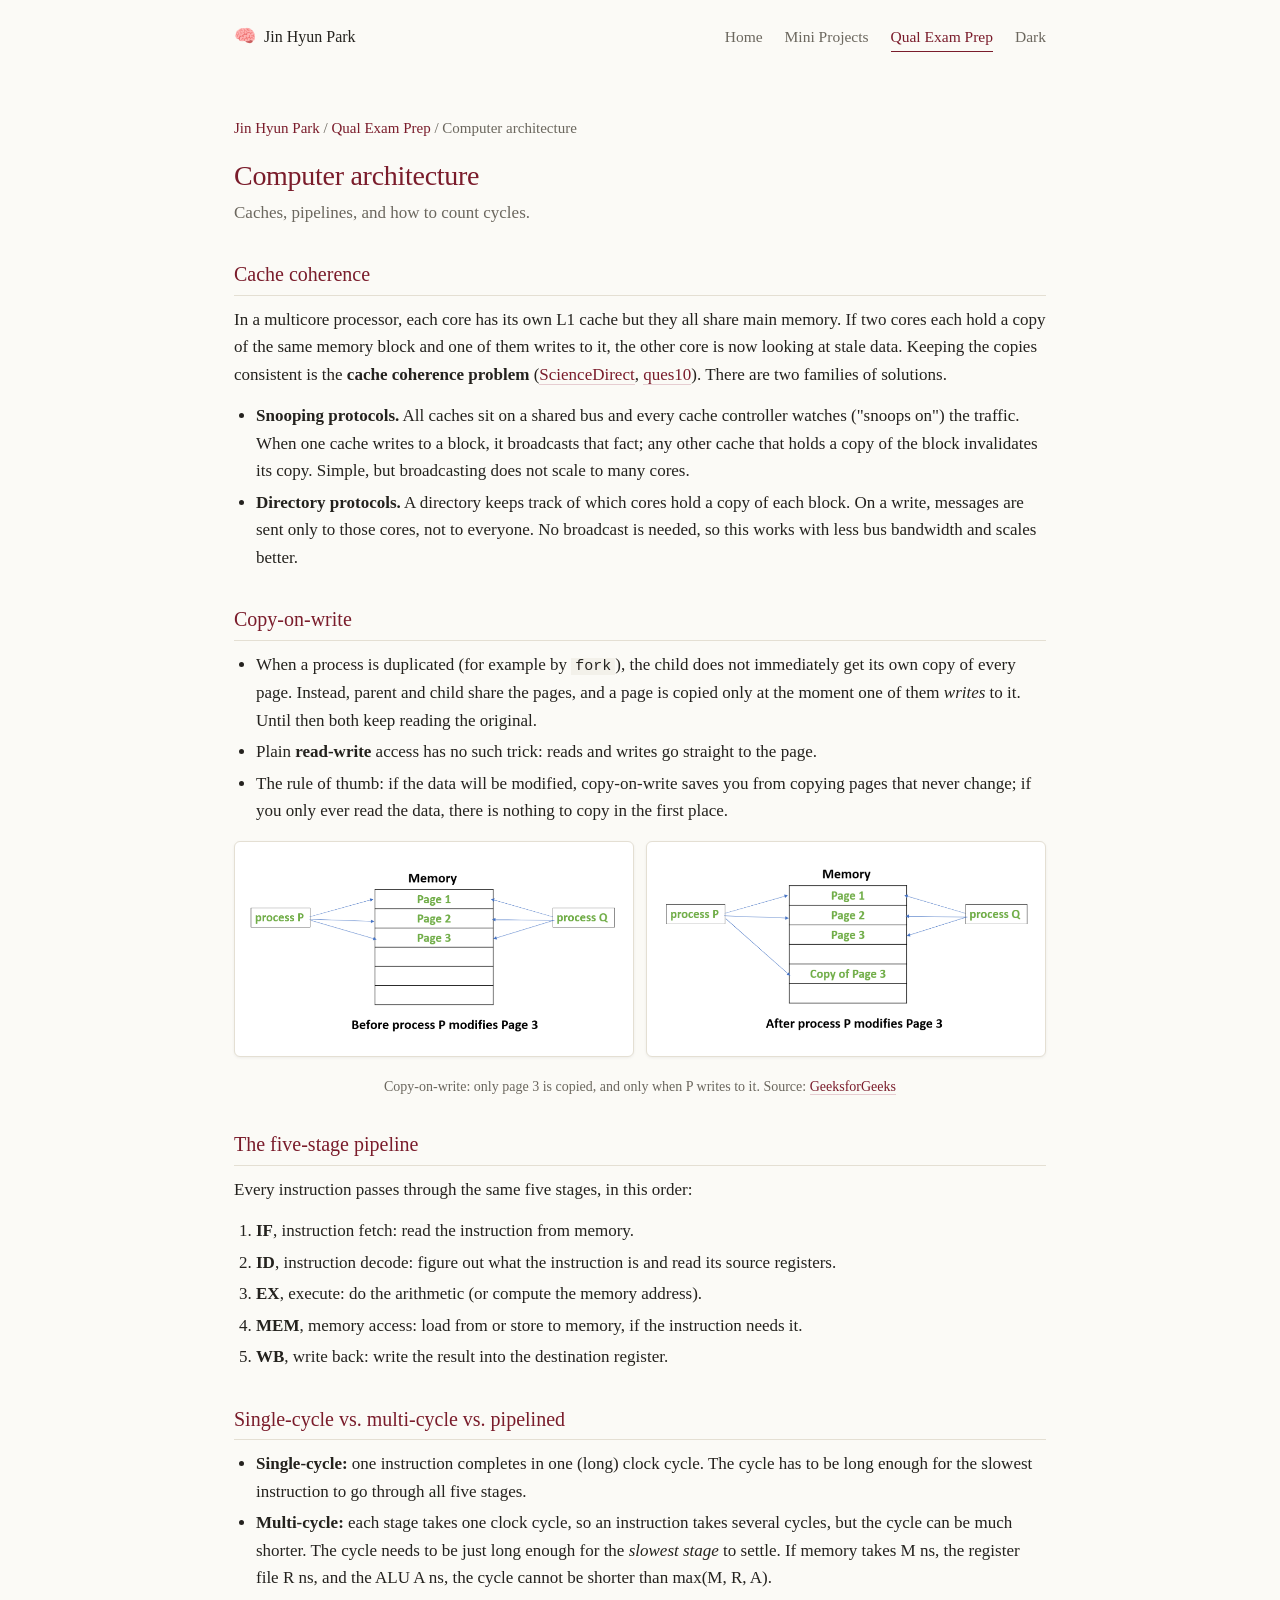
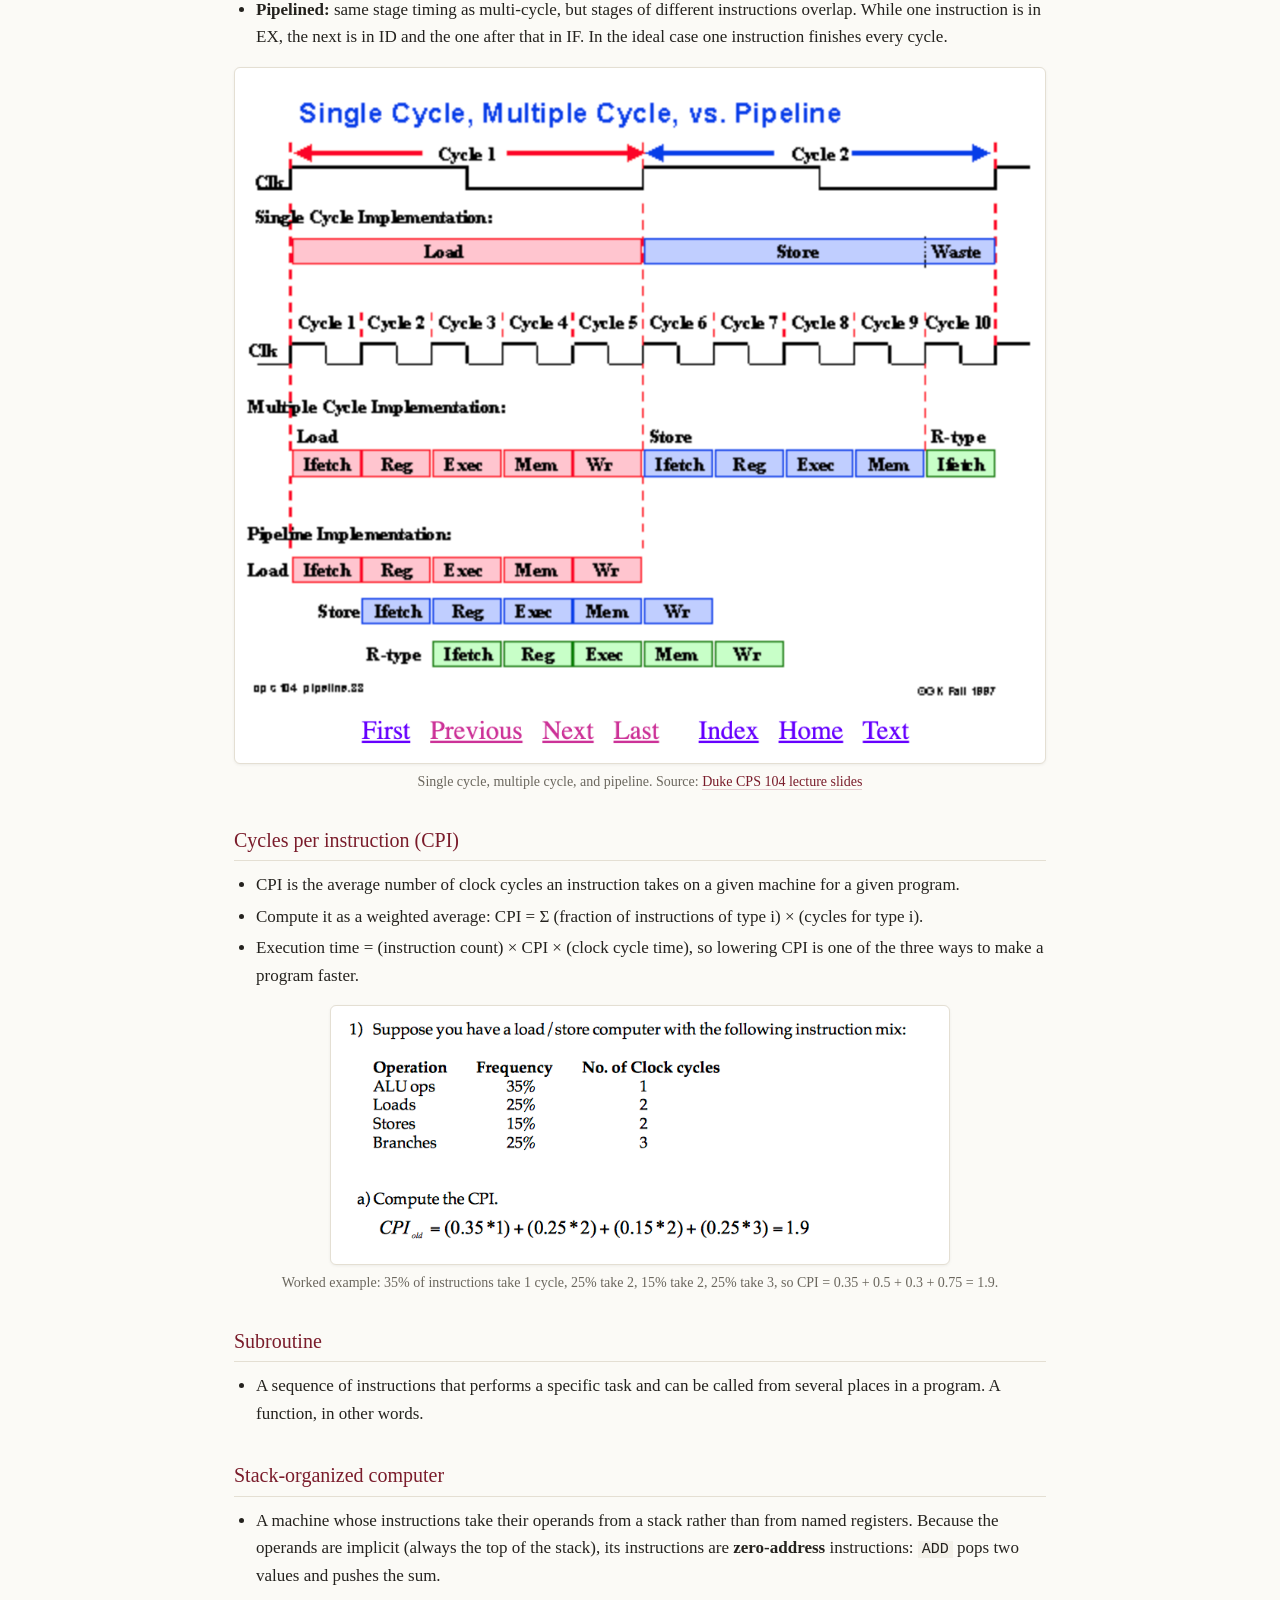
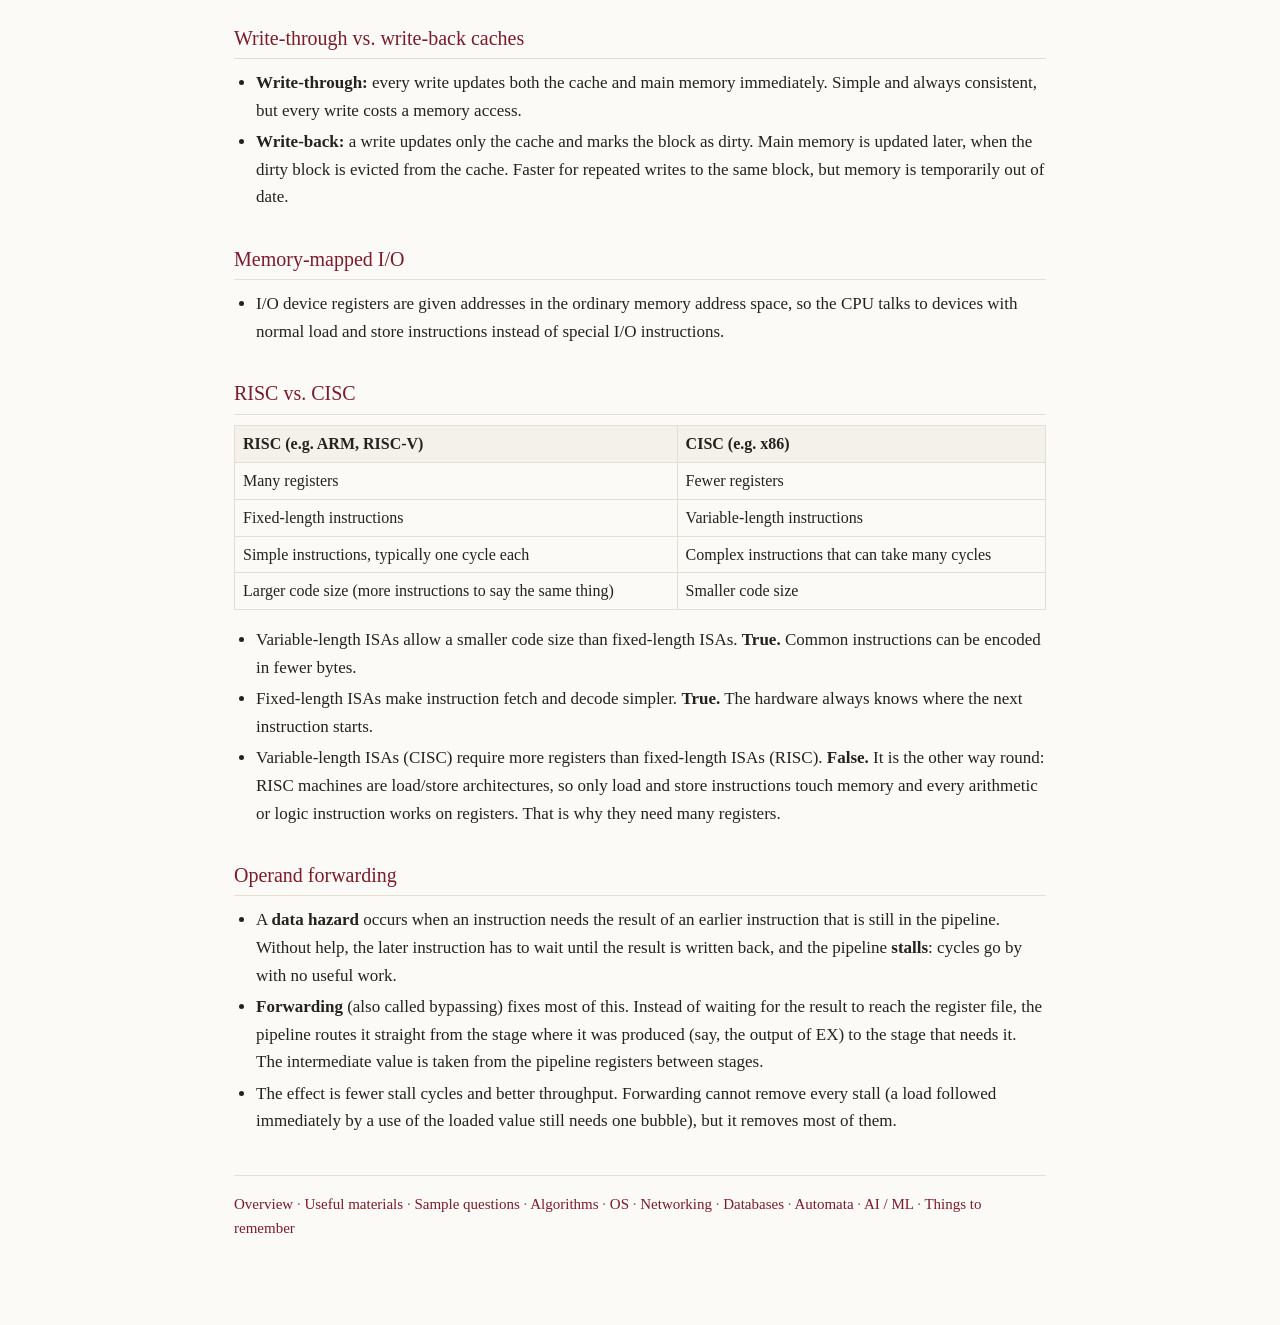
<file: qual-exam/computer-architecture.html>
<!DOCTYPE html>
<html lang="en">
<head>
<meta charset="utf-8">
<meta name="viewport" content="width=device-width, initial-scale=1">
<title>Computer Architecture – Qual Exam Prep</title>
<link rel="icon" href="../favicon.svg" type="image/svg+xml">
<link rel="stylesheet" href="../style.css">
<link rel="stylesheet" href="notes.css">
<script>try{if(localStorage.getItem("site-theme")==="dark")document.documentElement.setAttribute("data-theme","dark")}catch(e){}</script>
<script defer src="../theme.js"></script>
</head>
<body>
<header class="topbar">
  <a class="brand" href="../index.html"><span class="brand-mark">🧠</span> Jin Hyun Park</a>
  <nav>
    <a href="../index.html">Home</a>
    <a href="../projects.html">Mini Projects</a>
    <a href="../qual-exam/index.html" class="active">Qual Exam Prep</a>
    <button type="button" class="theme-toggle" id="themeToggle" aria-pressed="false"><span class="t-dark">Dark</span><span class="t-light">Light</span></button>
  </nav>
</header>
<div class="page">

<p class="crumbs"><a href="../index.html">Jin Hyun Park</a> / <a href="index.html">Qual Exam Prep</a> / Computer architecture</p>

<h1>Computer architecture</h1>
<p class="subtitle">Caches, pipelines, and how to count cycles.</p>

<h2>Cache coherence</h2>
<p>
In a multicore processor, each core has its own L1 cache but they all share main memory. If two cores each hold a
copy of the same memory block and one of them writes to it, the other core is now looking at stale data. Keeping the
copies consistent is the <b>cache coherence problem</b>
(<a href="https://www.sciencedirect.com/topics/engineering/cache-coherence">ScienceDirect</a>,
<a href="https://www.ques10.com/p/13222/what-is-cache-coherence-problem-and-how-it-can-be-/">ques10</a>).
There are two families of solutions.
</p>
<ul>
<li><b>Snooping protocols.</b> All caches sit on a shared bus and every cache controller watches ("snoops on") the traffic. When one cache writes to a block, it broadcasts that fact; any other cache that holds a copy of the block invalidates its copy. Simple, but broadcasting does not scale to many cores.</li>
<li><b>Directory protocols.</b> A directory keeps track of which cores hold a copy of each block. On a write, messages are sent only to those cores, not to everyone. No broadcast is needed, so this works with less bus bandwidth and scales better.</li>
</ul>

<h2>Copy-on-write</h2>
<ul>
<li>When a process is duplicated (for example by <code>fork</code>), the child does not immediately get its own copy of every page. Instead, parent and child share the pages, and a page is copied only at the moment one of them <em>writes</em> to it. Until then both keep reading the original.</li>
<li>Plain <b>read-write</b> access has no such trick: reads and writes go straight to the page.</li>
<li>The rule of thumb: if the data will be modified, copy-on-write saves you from copying pages that never change; if you only ever read the data, there is nothing to copy in the first place.</li>
</ul>
<figure class="pair">
<img src="img/computer-architecture-1.png" alt="Two processes sharing three pages in memory before process P modifies page 3">
<img src="img/computer-architecture-2.png" alt="After process P modifies page 3, a private copy of page 3 is created for P">
<figcaption>Copy-on-write: only page 3 is copied, and only when P writes to it. Source: <a href="https://www.geeksforgeeks.org/copy-on-write/">GeeksforGeeks</a></figcaption>
</figure>

<h2>The five-stage pipeline</h2>
<p>Every instruction passes through the same five stages, in this order:</p>
<ol>
<li><b>IF</b>, instruction fetch: read the instruction from memory.</li>
<li><b>ID</b>, instruction decode: figure out what the instruction is and read its source registers.</li>
<li><b>EX</b>, execute: do the arithmetic (or compute the memory address).</li>
<li><b>MEM</b>, memory access: load from or store to memory, if the instruction needs it.</li>
<li><b>WB</b>, write back: write the result into the destination register.</li>
</ol>

<h2>Single-cycle vs. multi-cycle vs. pipelined</h2>
<ul>
<li><b>Single-cycle:</b> one instruction completes in one (long) clock cycle. The cycle has to be long enough for the slowest instruction to go through all five stages.</li>
<li><b>Multi-cycle:</b> each stage takes one clock cycle, so an instruction takes several cycles, but the cycle can be much shorter. The cycle needs to be just long enough for the <em>slowest stage</em> to settle. If memory takes M ns, the register file R ns, and the ALU A ns, the cycle cannot be shorter than max(M, R, A).</li>
<li><b>Pipelined:</b> same stage timing as multi-cycle, but stages of different instructions overlap. While one instruction is in EX, the next is in ID and the one after that in IF. In the ideal case one instruction finishes every cycle.</li>
</ul>
<figure class="wide">
<img src="img/computer-architecture-3.png" alt="Timing comparison of single-cycle, multiple-cycle, and pipelined implementations">
<figcaption>Single cycle, multiple cycle, and pipeline. Source: <a href="https://courses.cs.duke.edu/fall98/cps104/lectures/week14-l2/sld033.htm">Duke CPS 104 lecture slides</a></figcaption>
</figure>

<h2>Cycles per instruction (CPI)</h2>
<ul>
<li>CPI is the average number of clock cycles an instruction takes on a given machine for a given program.</li>
<li>Compute it as a weighted average: CPI = Σ (fraction of instructions of type i) × (cycles for type i).</li>
<li>Execution time = (instruction count) × CPI × (clock cycle time), so lowering CPI is one of the three ways to make a program faster.</li>
</ul>
<figure>
<img src="img/computer-architecture-4.png" alt="Worked example: CPI computed from an instruction mix of ALU ops, loads, stores, and branches equals 1.9">
<figcaption>Worked example: 35% of instructions take 1 cycle, 25% take 2, 15% take 2, 25% take 3, so CPI = 0.35 + 0.5 + 0.3 + 0.75 = 1.9.</figcaption>
</figure>

<h2>Subroutine</h2>
<ul>
<li>A sequence of instructions that performs a specific task and can be called from several places in a program. A function, in other words.</li>
</ul>

<h2>Stack-organized computer</h2>
<ul>
<li>A machine whose instructions take their operands from a stack rather than from named registers. Because the operands are implicit (always the top of the stack), its instructions are <b>zero-address</b> instructions: <code>ADD</code> pops two values and pushes the sum.</li>
</ul>

<h2>Write-through vs. write-back caches</h2>
<ul>
<li><b>Write-through:</b> every write updates both the cache and main memory immediately. Simple and always consistent, but every write costs a memory access.</li>
<li><b>Write-back:</b> a write updates only the cache and marks the block as dirty. Main memory is updated later, when the dirty block is evicted from the cache. Faster for repeated writes to the same block, but memory is temporarily out of date.</li>
</ul>

<h2>Memory-mapped I/O</h2>
<ul>
<li>I/O device registers are given addresses in the ordinary memory address space, so the CPU talks to devices with normal load and store instructions instead of special I/O instructions.</li>
</ul>

<h2>RISC vs. CISC</h2>
<table class="notes">
<tr><th>RISC (e.g. ARM, RISC-V)</th><th>CISC (e.g. x86)</th></tr>
<tr><td>Many registers</td><td>Fewer registers</td></tr>
<tr><td>Fixed-length instructions</td><td>Variable-length instructions</td></tr>
<tr><td>Simple instructions, typically one cycle each</td><td>Complex instructions that can take many cycles</td></tr>
<tr><td>Larger code size (more instructions to say the same thing)</td><td>Smaller code size</td></tr>
</table>
<ul>
<li>Variable-length ISAs allow a smaller code size than fixed-length ISAs. <b>True.</b> Common instructions can be encoded in fewer bytes.</li>
<li>Fixed-length ISAs make instruction fetch and decode simpler. <b>True.</b> The hardware always knows where the next instruction starts.</li>
<li>Variable-length ISAs (CISC) require more registers than fixed-length ISAs (RISC). <b>False.</b> It is the other way round: RISC machines are load/store architectures, so only load and store instructions touch memory and every arithmetic or logic instruction works on registers. That is why they need many registers.</li>
</ul>

<h2>Operand forwarding</h2>
<ul>
<li>A <b>data hazard</b> occurs when an instruction needs the result of an earlier instruction that is still in the pipeline. Without help, the later instruction has to wait until the result is written back, and the pipeline <b>stalls</b>: cycles go by with no useful work.</li>
<li><b>Forwarding</b> (also called bypassing) fixes most of this. Instead of waiting for the result to reach the register file, the pipeline routes it straight from the stage where it was produced (say, the output of EX) to the stage that needs it. The intermediate value is taken from the pipeline registers between stages.</li>
<li>The effect is fewer stall cycles and better throughput. Forwarding cannot remove every stall (a load followed immediately by a use of the loaded value still needs one bubble), but it removes most of them.</li>
</ul>

<p class="topics">
<a href="index.html">Overview</a> ·
<a href="useful-materials.html">Useful materials</a> ·
<a href="sample-questions.html">Sample questions</a> ·
<a href="algorithms.html">Algorithms</a> ·
<a href="operating-system.html">OS</a> ·
<a href="networking.html">Networking</a> ·
<a href="database.html">Databases</a> ·
<a href="automata-theory.html">Automata</a> ·
<a href="ai-ml-basics.html">AI / ML</a> ·
<a href="things-to-remember.html">Things to remember</a>
</p>

</div>
</body>
</html>
</file>
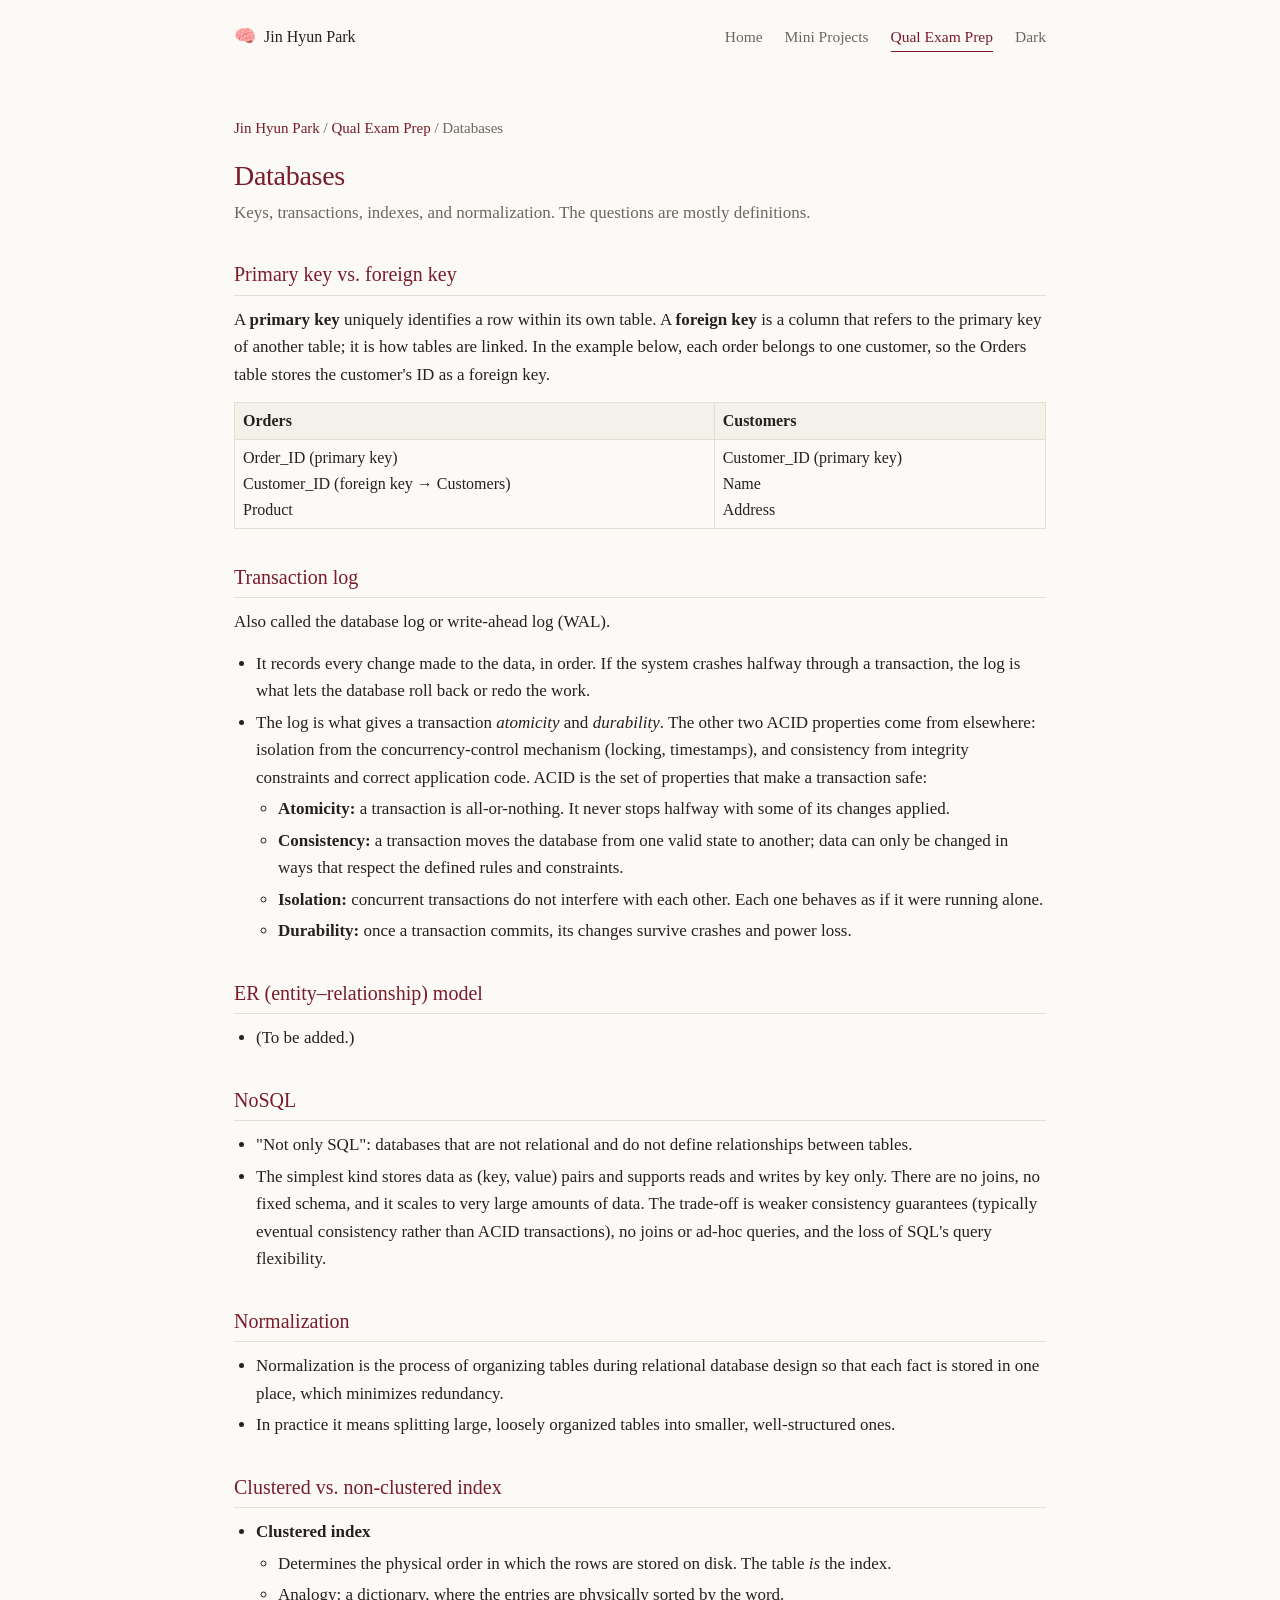
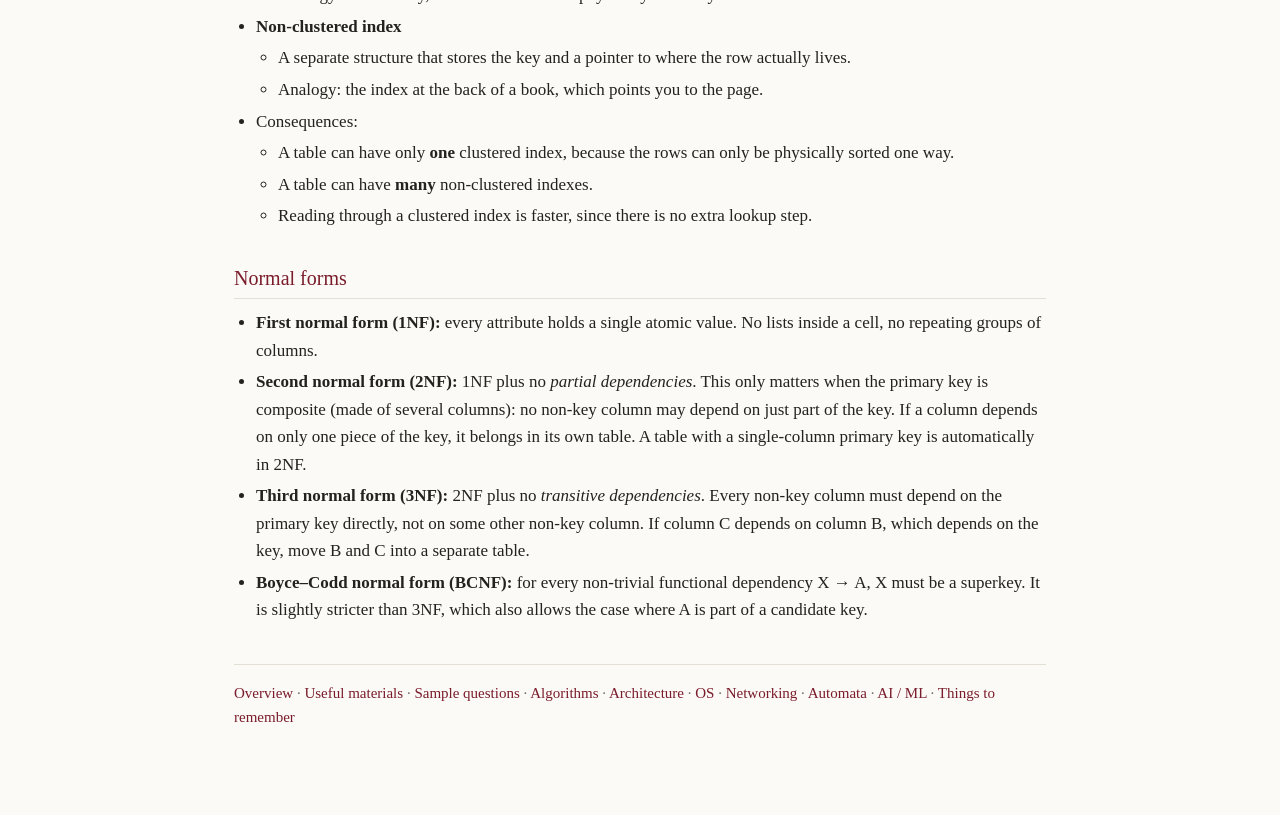
<file: qual-exam/database.html>
<!DOCTYPE html>
<html lang="en">
<head>
<meta charset="utf-8">
<meta name="viewport" content="width=device-width, initial-scale=1">
<title>Databases – Qual Exam Prep</title>
<link rel="icon" href="../favicon.svg" type="image/svg+xml">
<link rel="stylesheet" href="../style.css">
<link rel="stylesheet" href="notes.css">
<script>try{if(localStorage.getItem("site-theme")==="dark")document.documentElement.setAttribute("data-theme","dark")}catch(e){}</script>
<script defer src="../theme.js"></script>
</head>
<body>
<header class="topbar">
  <a class="brand" href="../index.html"><span class="brand-mark">🧠</span> Jin Hyun Park</a>
  <nav>
    <a href="../index.html">Home</a>
    <a href="../projects.html">Mini Projects</a>
    <a href="../qual-exam/index.html" class="active">Qual Exam Prep</a>
    <button type="button" class="theme-toggle" id="themeToggle" aria-pressed="false"><span class="t-dark">Dark</span><span class="t-light">Light</span></button>
  </nav>
</header>
<div class="page">

<p class="crumbs"><a href="../index.html">Jin Hyun Park</a> / <a href="index.html">Qual Exam Prep</a> / Databases</p>

<h1>Databases</h1>
<p class="subtitle">Keys, transactions, indexes, and normalization. The questions are mostly definitions.</p>

<h2>Primary key vs. foreign key</h2>
<p>
A <b>primary key</b> uniquely identifies a row within its own table. A <b>foreign key</b> is a column that refers
to the primary key of another table; it is how tables are linked. In the example below, each order belongs to one
customer, so the Orders table stores the customer's ID as a foreign key.
</p>
<table class="notes">
<tr><th>Orders</th><th>Customers</th></tr>
<tr>
<td>Order_ID (primary key)<br>Customer_ID (foreign key → Customers)<br>Product</td>
<td>Customer_ID (primary key)<br>Name<br>Address</td>
</tr>
</table>

<h2>Transaction log</h2>
<p>Also called the database log or write-ahead log (WAL).</p>
<ul>
<li>It records every change made to the data, in order. If the system crashes halfway through a transaction, the log is what lets the database roll back or redo the work.</li>
<li>The log is what gives a transaction <em>atomicity</em> and <em>durability</em>. The other two ACID properties come from elsewhere: isolation from the concurrency-control mechanism (locking, timestamps), and consistency from integrity constraints and correct application code. ACID is the set of properties that make a transaction safe:
  <ul>
  <li><b>Atomicity:</b> a transaction is all-or-nothing. It never stops halfway with some of its changes applied.</li>
  <li><b>Consistency:</b> a transaction moves the database from one valid state to another; data can only be changed in ways that respect the defined rules and constraints.</li>
  <li><b>Isolation:</b> concurrent transactions do not interfere with each other. Each one behaves as if it were running alone.</li>
  <li><b>Durability:</b> once a transaction commits, its changes survive crashes and power loss.</li>
  </ul>
</li>
</ul>

<h2>ER (entity–relationship) model</h2>
<ul>
<li>(To be added.)</li>
</ul>

<h2>NoSQL</h2>
<ul>
<li>"Not only SQL": databases that are not relational and do not define relationships between tables.</li>
<li>The simplest kind stores data as (key, value) pairs and supports reads and writes by key only. There are no joins, no fixed schema, and it scales to very large amounts of data. The trade-off is weaker consistency guarantees (typically eventual consistency rather than ACID transactions), no joins or ad-hoc queries, and the loss of SQL's query flexibility.</li>
</ul>

<h2>Normalization</h2>
<ul>
<li>Normalization is the process of organizing tables during relational database design so that each fact is stored in one place, which minimizes redundancy.</li>
<li>In practice it means splitting large, loosely organized tables into smaller, well-structured ones.</li>
</ul>

<h2>Clustered vs. non-clustered index</h2>
<ul>
<li><b>Clustered index</b>
  <ul>
  <li>Determines the physical order in which the rows are stored on disk. The table <em>is</em> the index.</li>
  <li>Analogy: a dictionary, where the entries are physically sorted by the word.</li>
  </ul>
</li>
<li><b>Non-clustered index</b>
  <ul>
  <li>A separate structure that stores the key and a pointer to where the row actually lives.</li>
  <li>Analogy: the index at the back of a book, which points you to the page.</li>
  </ul>
</li>
<li>Consequences:
  <ul>
  <li>A table can have only <b>one</b> clustered index, because the rows can only be physically sorted one way.</li>
  <li>A table can have <b>many</b> non-clustered indexes.</li>
  <li>Reading through a clustered index is faster, since there is no extra lookup step.</li>
  </ul>
</li>
</ul>

<h2>Normal forms</h2>
<ul>
<li><b>First normal form (1NF):</b> every attribute holds a single atomic value. No lists inside a cell, no repeating groups of columns.</li>
<li><b>Second normal form (2NF):</b> 1NF plus no <em>partial dependencies</em>. This only matters when the primary key is composite (made of several columns): no non-key column may depend on just part of the key. If a column depends on only one piece of the key, it belongs in its own table. A table with a single-column primary key is automatically in 2NF.</li>
<li><b>Third normal form (3NF):</b> 2NF plus no <em>transitive dependencies</em>. Every non-key column must depend on the primary key directly, not on some other non-key column. If column C depends on column B, which depends on the key, move B and C into a separate table.</li>
<li><b>Boyce–Codd normal form (BCNF):</b> for every non-trivial functional dependency X → A, X must be a superkey. It is slightly stricter than 3NF, which also allows the case where A is part of a candidate key.</li>
</ul>

<p class="topics">
<a href="index.html">Overview</a> ·
<a href="useful-materials.html">Useful materials</a> ·
<a href="sample-questions.html">Sample questions</a> ·
<a href="algorithms.html">Algorithms</a> ·
<a href="computer-architecture.html">Architecture</a> ·
<a href="operating-system.html">OS</a> ·
<a href="networking.html">Networking</a> ·
<a href="automata-theory.html">Automata</a> ·
<a href="ai-ml-basics.html">AI / ML</a> ·
<a href="things-to-remember.html">Things to remember</a>
</p>

</div>
</body>
</html>
</file>
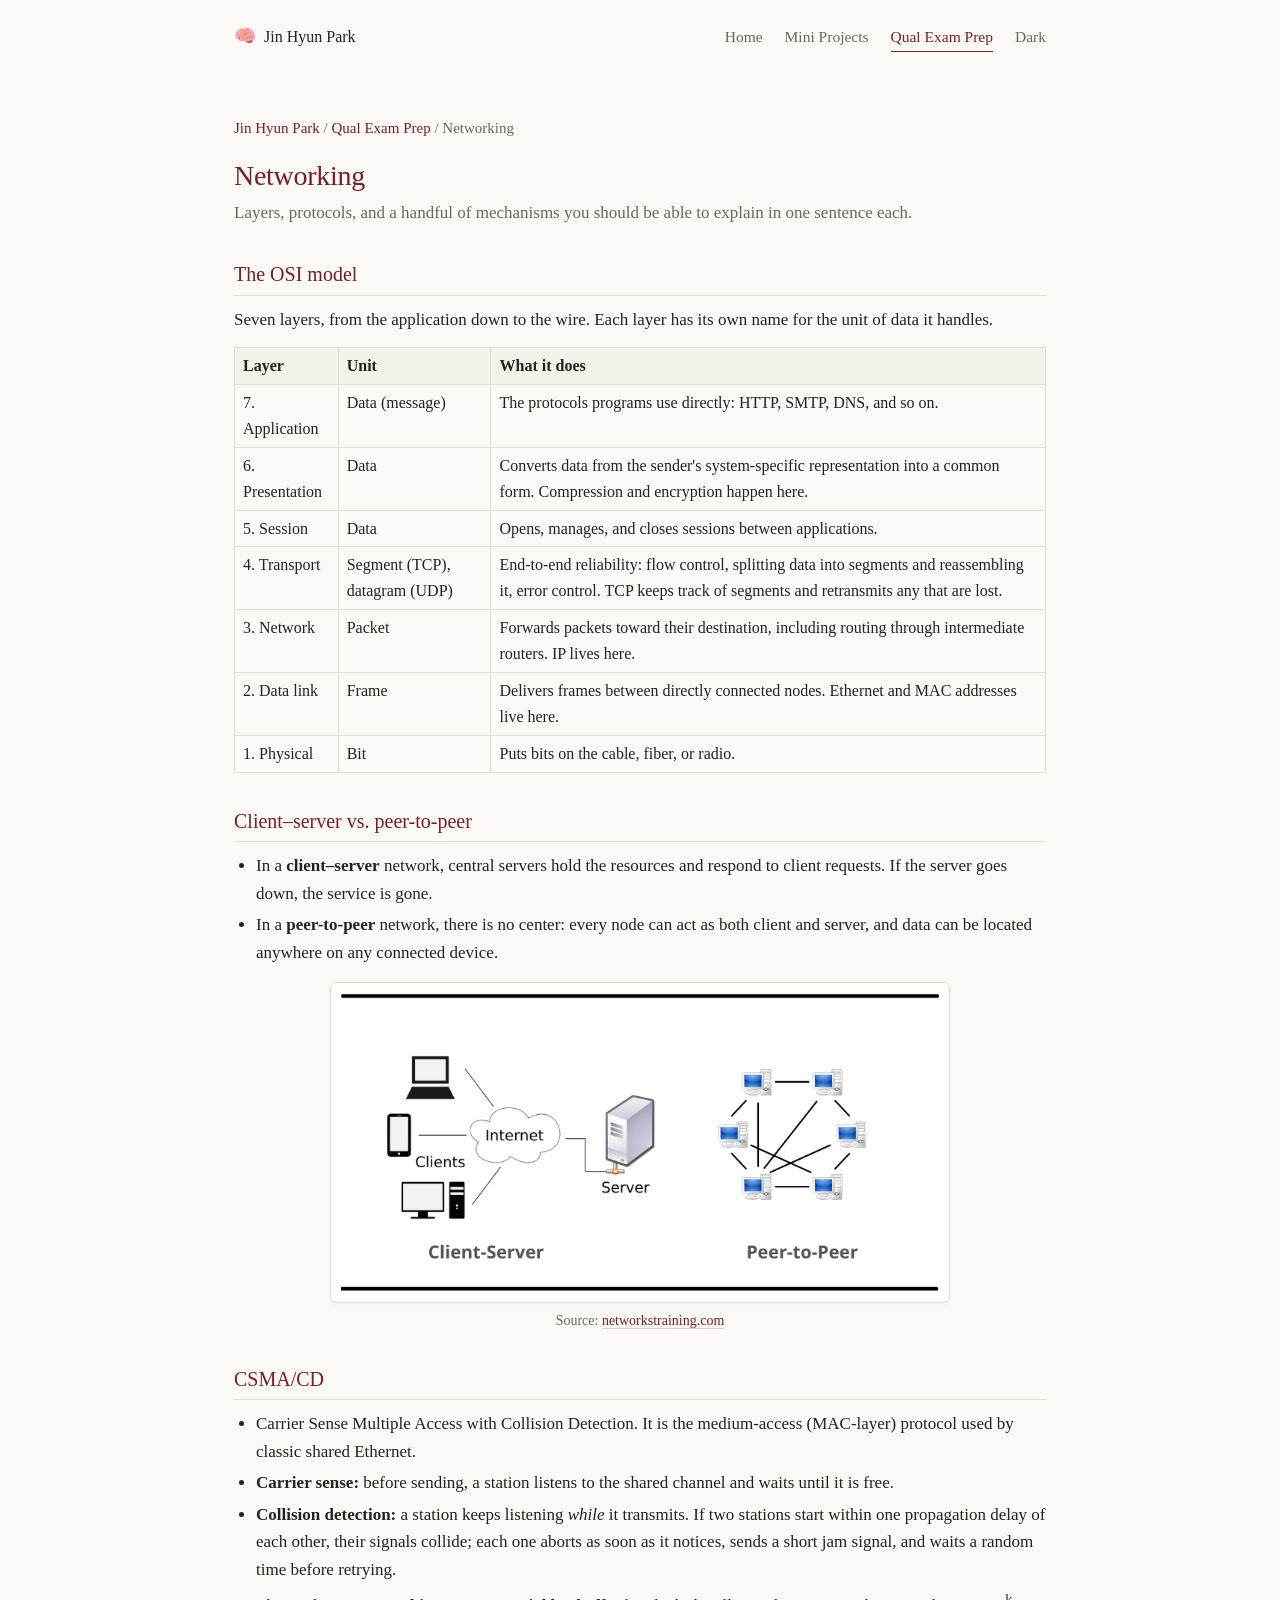
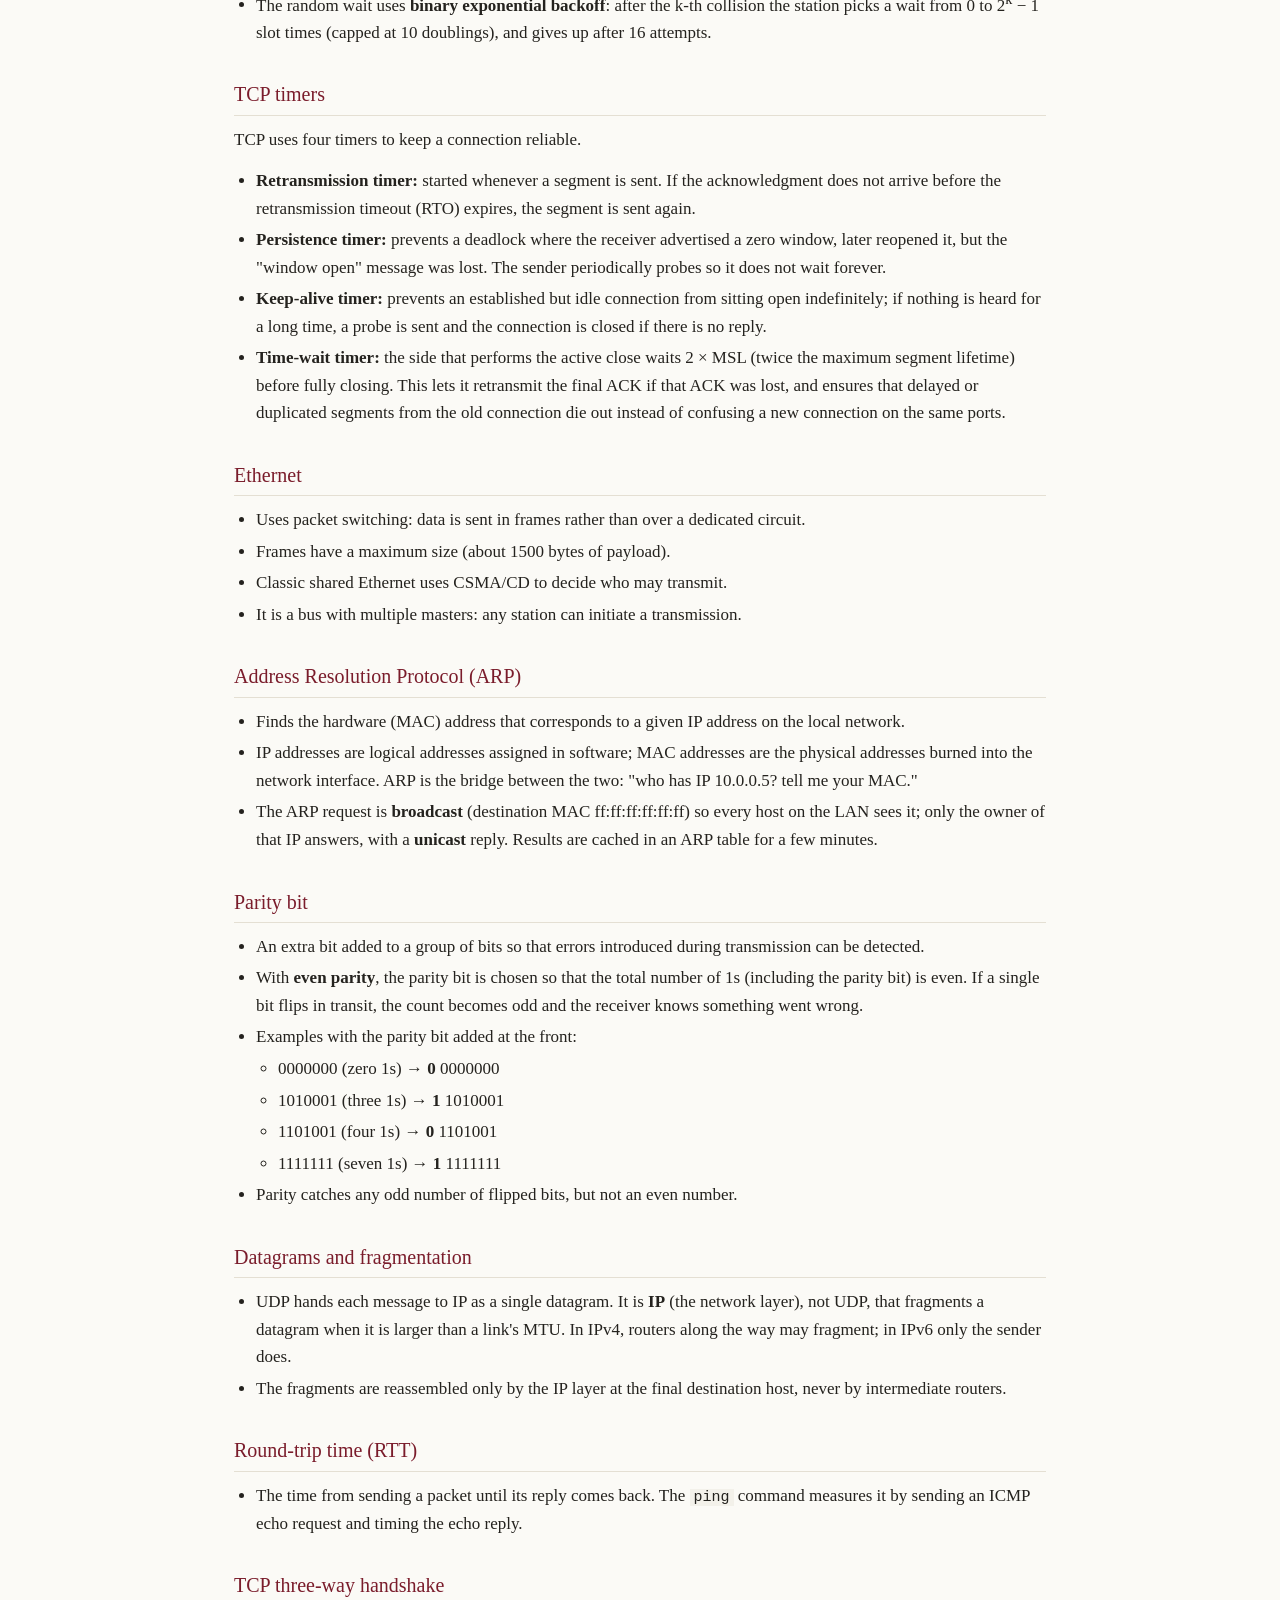
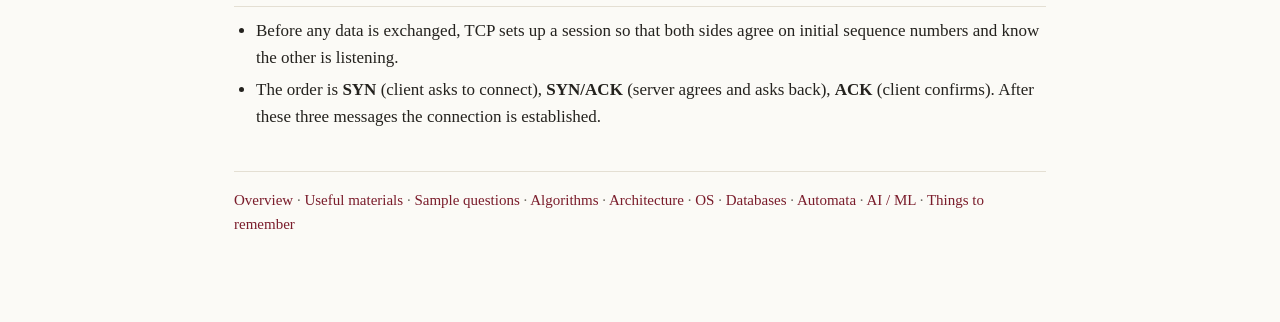
<file: qual-exam/networking.html>
<!DOCTYPE html>
<html lang="en">
<head>
<meta charset="utf-8">
<meta name="viewport" content="width=device-width, initial-scale=1">
<title>Networking – Qual Exam Prep</title>
<link rel="icon" href="../favicon.svg" type="image/svg+xml">
<link rel="stylesheet" href="../style.css">
<link rel="stylesheet" href="notes.css">
<script>try{if(localStorage.getItem("site-theme")==="dark")document.documentElement.setAttribute("data-theme","dark")}catch(e){}</script>
<script defer src="../theme.js"></script>
</head>
<body>
<header class="topbar">
  <a class="brand" href="../index.html"><span class="brand-mark">🧠</span> Jin Hyun Park</a>
  <nav>
    <a href="../index.html">Home</a>
    <a href="../projects.html">Mini Projects</a>
    <a href="../qual-exam/index.html" class="active">Qual Exam Prep</a>
    <button type="button" class="theme-toggle" id="themeToggle" aria-pressed="false"><span class="t-dark">Dark</span><span class="t-light">Light</span></button>
  </nav>
</header>
<div class="page">

<p class="crumbs"><a href="../index.html">Jin Hyun Park</a> / <a href="index.html">Qual Exam Prep</a> / Networking</p>

<h1>Networking</h1>
<p class="subtitle">Layers, protocols, and a handful of mechanisms you should be able to explain in one sentence each.</p>

<h2>The OSI model</h2>
<p>Seven layers, from the application down to the wire. Each layer has its own name for the unit of data it handles.</p>
<table class="notes">
<tr><th>Layer</th><th>Unit</th><th>What it does</th></tr>
<tr><td>7. Application</td><td>Data (message)</td><td>The protocols programs use directly: HTTP, SMTP, DNS, and so on.</td></tr>
<tr><td>6. Presentation</td><td>Data</td><td>Converts data from the sender's system-specific representation into a common form. Compression and encryption happen here.</td></tr>
<tr><td>5. Session</td><td>Data</td><td>Opens, manages, and closes sessions between applications.</td></tr>
<tr><td>4. Transport</td><td>Segment (TCP), datagram (UDP)</td><td>End-to-end reliability: flow control, splitting data into segments and reassembling it, error control. TCP keeps track of segments and retransmits any that are lost.</td></tr>
<tr><td>3. Network</td><td>Packet</td><td>Forwards packets toward their destination, including routing through intermediate routers. IP lives here.</td></tr>
<tr><td>2. Data link</td><td>Frame</td><td>Delivers frames between directly connected nodes. Ethernet and MAC addresses live here.</td></tr>
<tr><td>1. Physical</td><td>Bit</td><td>Puts bits on the cable, fiber, or radio.</td></tr>
</table>

<h2>Client–server vs. peer-to-peer</h2>
<ul>
<li>In a <b>client–server</b> network, central servers hold the resources and respond to client requests. If the server goes down, the service is gone.</li>
<li>In a <b>peer-to-peer</b> network, there is no center: every node can act as both client and server, and data can be located anywhere on any connected device.</li>
</ul>
<figure>
<img src="img/networking-1.png" alt="Client-server network compared with a peer-to-peer network">
<figcaption>Source: <a href="https://www.networkstraining.com/peer-to-peer-vs-client-server-network/">networkstraining.com</a></figcaption>
</figure>

<h2>CSMA/CD</h2>
<ul>
<li>Carrier Sense Multiple Access with Collision Detection. It is the medium-access (MAC-layer) protocol used by classic shared Ethernet.</li>
<li><b>Carrier sense:</b> before sending, a station listens to the shared channel and waits until it is free.</li>
<li><b>Collision detection:</b> a station keeps listening <em>while</em> it transmits. If two stations start within one propagation delay of each other, their signals collide; each one aborts as soon as it notices, sends a short jam signal, and waits a random time before retrying.</li>
<li>The random wait uses <b>binary exponential backoff</b>: after the k-th collision the station picks a wait from 0 to 2<sup>k</sup> − 1 slot times (capped at 10 doublings), and gives up after 16 attempts.</li>
</ul>

<h2>TCP timers</h2>
<p>TCP uses four timers to keep a connection reliable.</p>
<ul>
<li><b>Retransmission timer:</b> started whenever a segment is sent. If the acknowledgment does not arrive before the retransmission timeout (RTO) expires, the segment is sent again.</li>
<li><b>Persistence timer:</b> prevents a deadlock where the receiver advertised a zero window, later reopened it, but the "window open" message was lost. The sender periodically probes so it does not wait forever.</li>
<li><b>Keep-alive timer:</b> prevents an established but idle connection from sitting open indefinitely; if nothing is heard for a long time, a probe is sent and the connection is closed if there is no reply.</li>
<li><b>Time-wait timer:</b> the side that performs the active close waits 2 × MSL (twice the maximum segment lifetime) before fully closing. This lets it retransmit the final ACK if that ACK was lost, and ensures that delayed or duplicated segments from the old connection die out instead of confusing a new connection on the same ports.</li>
</ul>

<h2>Ethernet</h2>
<ul>
<li>Uses packet switching: data is sent in frames rather than over a dedicated circuit.</li>
<li>Frames have a maximum size (about 1500 bytes of payload).</li>
<li>Classic shared Ethernet uses CSMA/CD to decide who may transmit.</li>
<li>It is a bus with multiple masters: any station can initiate a transmission.</li>
</ul>

<h2>Address Resolution Protocol (ARP)</h2>
<ul>
<li>Finds the hardware (MAC) address that corresponds to a given IP address on the local network.</li>
<li>IP addresses are logical addresses assigned in software; MAC addresses are the physical addresses burned into the network interface. ARP is the bridge between the two: "who has IP 10.0.0.5? tell me your MAC."</li>
<li>The ARP request is <b>broadcast</b> (destination MAC ff:ff:ff:ff:ff:ff) so every host on the LAN sees it; only the owner of that IP answers, with a <b>unicast</b> reply. Results are cached in an ARP table for a few minutes.</li>
</ul>

<h2>Parity bit</h2>
<ul>
<li>An extra bit added to a group of bits so that errors introduced during transmission can be detected.</li>
<li>With <b>even parity</b>, the parity bit is chosen so that the total number of 1s (including the parity bit) is even. If a single bit flips in transit, the count becomes odd and the receiver knows something went wrong.</li>
<li>Examples with the parity bit added at the front:
  <ul>
  <li>0000000 (zero 1s) → <b>0</b> 0000000</li>
  <li>1010001 (three 1s) → <b>1</b> 1010001</li>
  <li>1101001 (four 1s) → <b>0</b> 1101001</li>
  <li>1111111 (seven 1s) → <b>1</b> 1111111</li>
  </ul>
</li>
<li>Parity catches any odd number of flipped bits, but not an even number.</li>
</ul>

<h2>Datagrams and fragmentation</h2>
<ul>
<li>UDP hands each message to IP as a single datagram. It is <b>IP</b> (the network layer), not UDP, that fragments a datagram when it is larger than a link's MTU. In IPv4, routers along the way may fragment; in IPv6 only the sender does.</li>
<li>The fragments are reassembled only by the IP layer at the final destination host, never by intermediate routers.</li>
</ul>

<h2>Round-trip time (RTT)</h2>
<ul>
<li>The time from sending a packet until its reply comes back. The <code>ping</code> command measures it by sending an ICMP echo request and timing the echo reply.</li>
</ul>

<h2>TCP three-way handshake</h2>
<ul>
<li>Before any data is exchanged, TCP sets up a session so that both sides agree on initial sequence numbers and know the other is listening.</li>
<li>The order is <b>SYN</b> (client asks to connect), <b>SYN/ACK</b> (server agrees and asks back), <b>ACK</b> (client confirms). After these three messages the connection is established.</li>
</ul>

<p class="topics">
<a href="index.html">Overview</a> ·
<a href="useful-materials.html">Useful materials</a> ·
<a href="sample-questions.html">Sample questions</a> ·
<a href="algorithms.html">Algorithms</a> ·
<a href="computer-architecture.html">Architecture</a> ·
<a href="operating-system.html">OS</a> ·
<a href="database.html">Databases</a> ·
<a href="automata-theory.html">Automata</a> ·
<a href="ai-ml-basics.html">AI / ML</a> ·
<a href="things-to-remember.html">Things to remember</a>
</p>

</div>
</body>
</html>
</file>
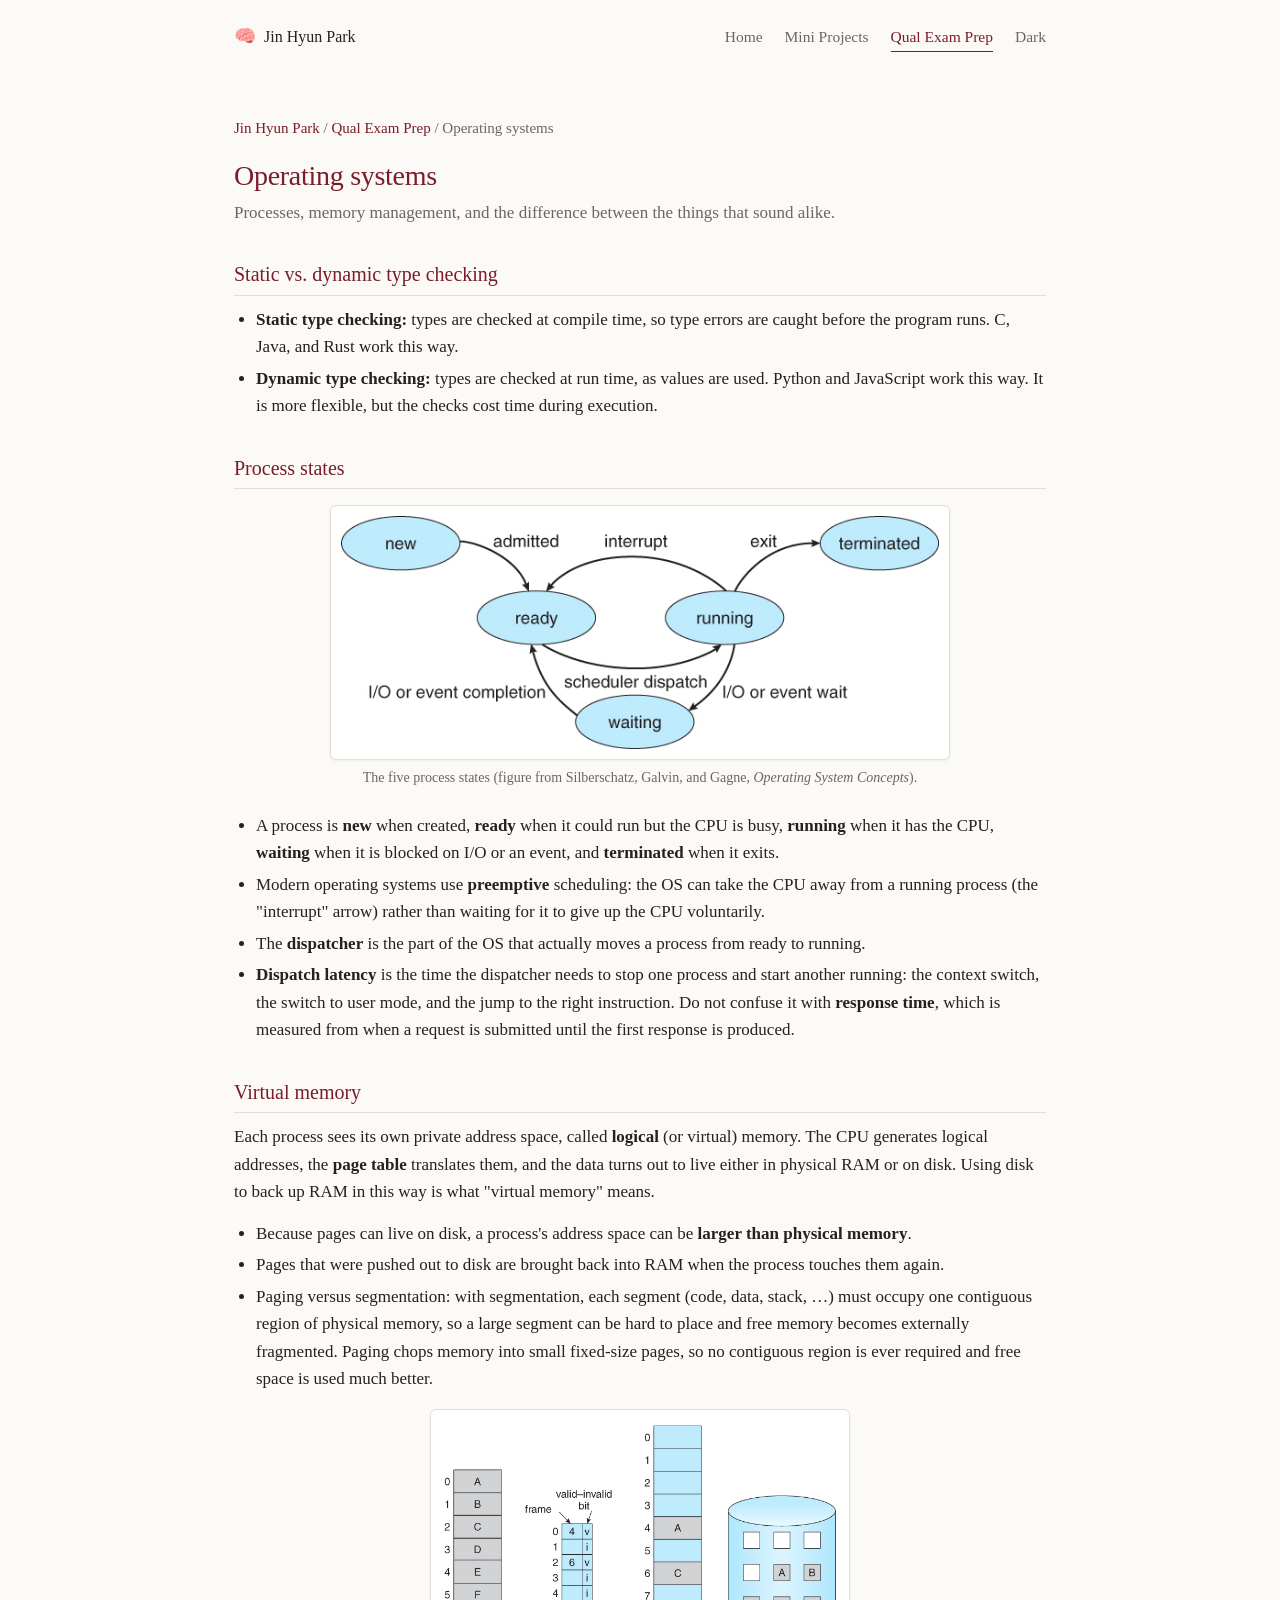
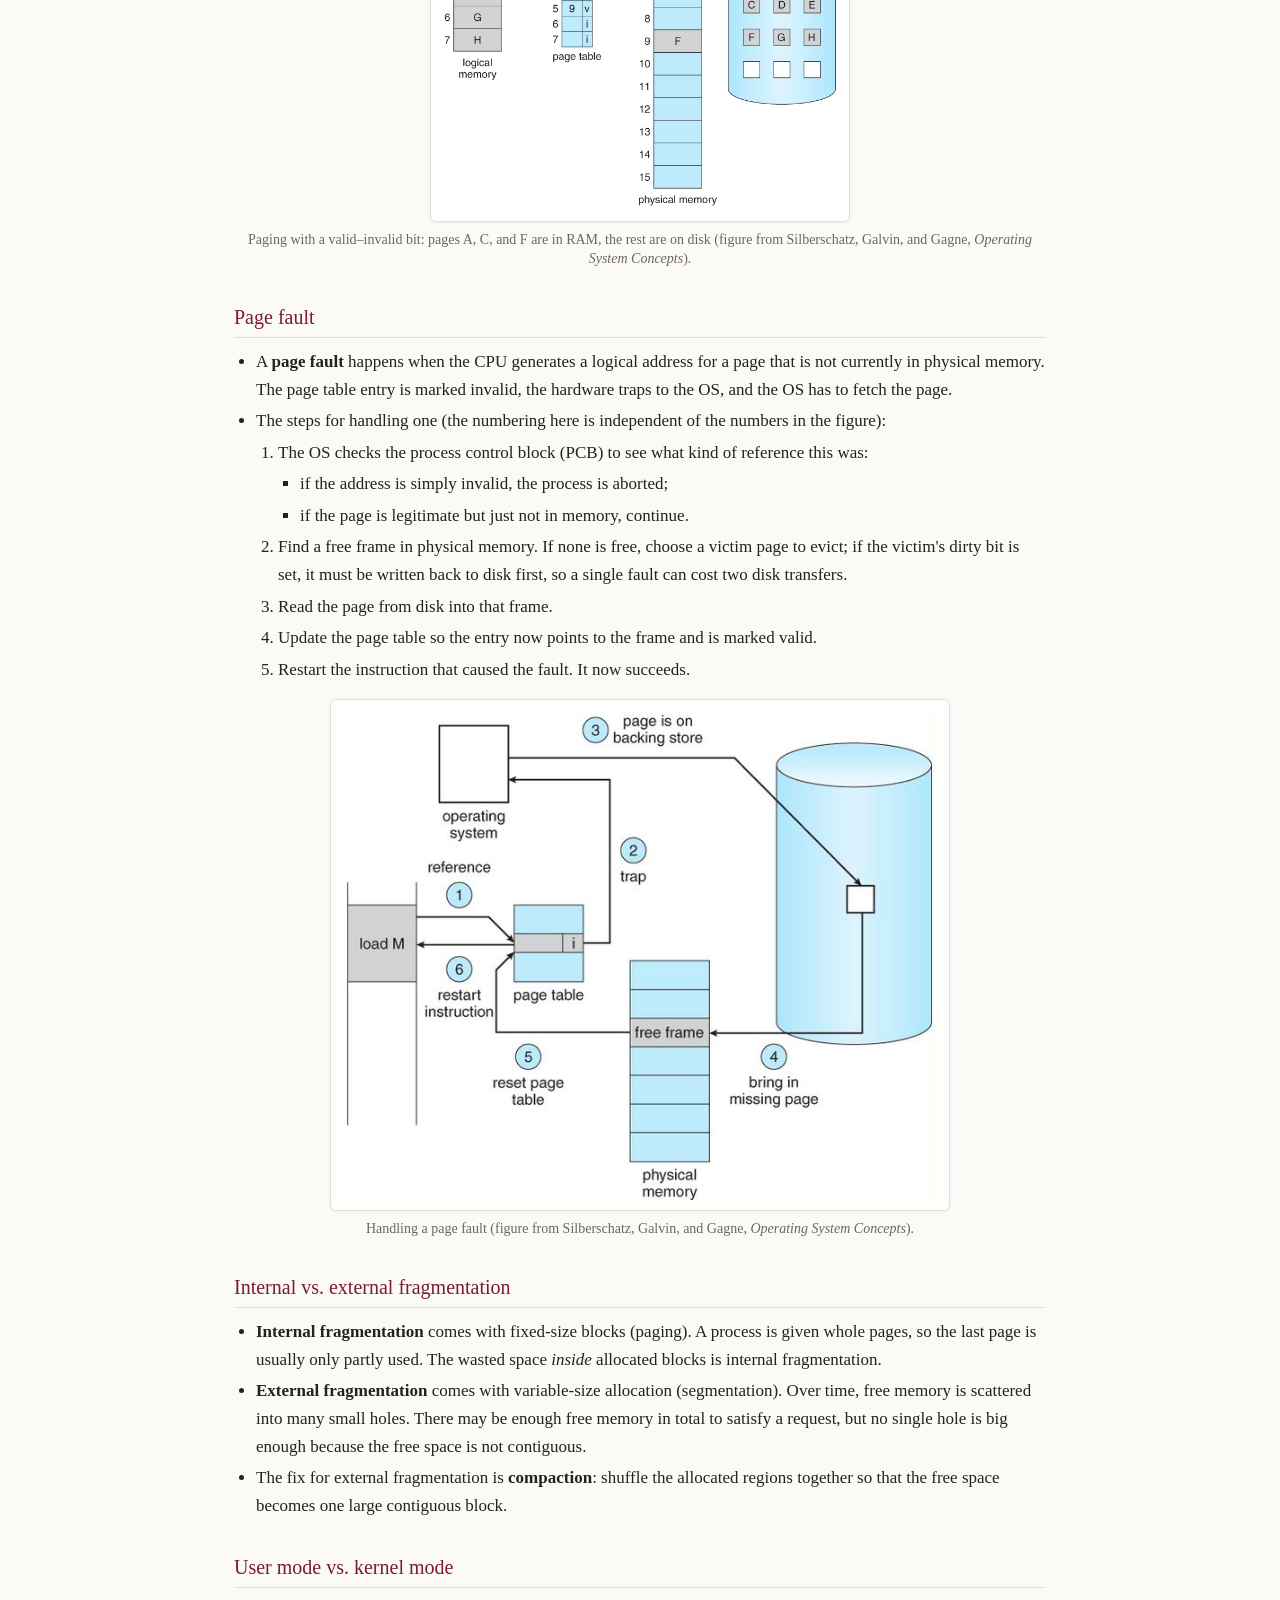
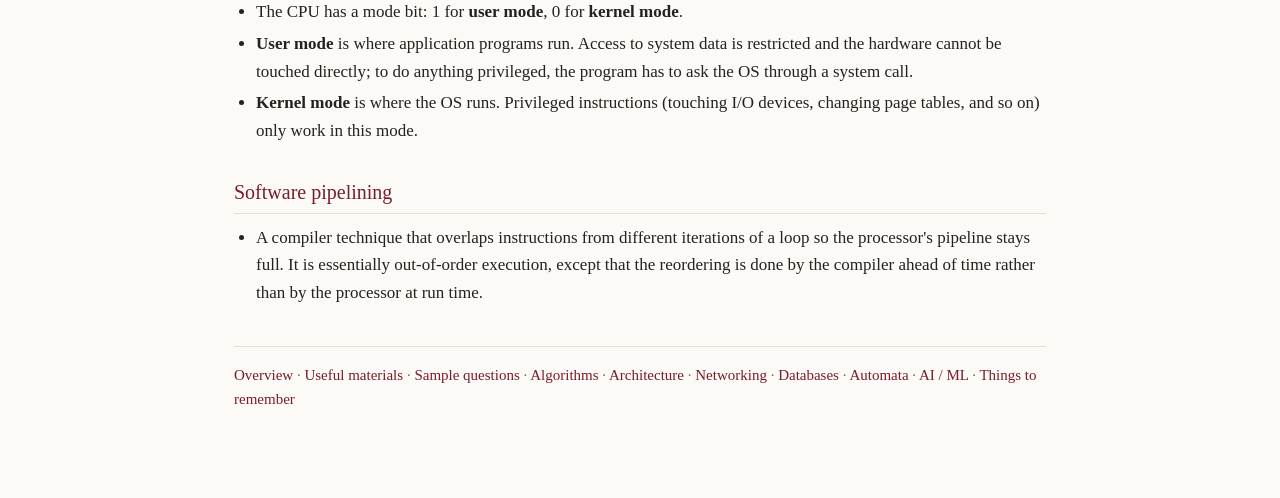
<file: qual-exam/operating-system.html>
<!DOCTYPE html>
<html lang="en">
<head>
<meta charset="utf-8">
<meta name="viewport" content="width=device-width, initial-scale=1">
<title>Operating Systems – Qual Exam Prep</title>
<link rel="icon" href="../favicon.svg" type="image/svg+xml">
<link rel="stylesheet" href="../style.css">
<link rel="stylesheet" href="notes.css">
<script>try{if(localStorage.getItem("site-theme")==="dark")document.documentElement.setAttribute("data-theme","dark")}catch(e){}</script>
<script defer src="../theme.js"></script>
</head>
<body>
<header class="topbar">
  <a class="brand" href="../index.html"><span class="brand-mark">🧠</span> Jin Hyun Park</a>
  <nav>
    <a href="../index.html">Home</a>
    <a href="../projects.html">Mini Projects</a>
    <a href="../qual-exam/index.html" class="active">Qual Exam Prep</a>
    <button type="button" class="theme-toggle" id="themeToggle" aria-pressed="false"><span class="t-dark">Dark</span><span class="t-light">Light</span></button>
  </nav>
</header>
<div class="page">

<p class="crumbs"><a href="../index.html">Jin Hyun Park</a> / <a href="index.html">Qual Exam Prep</a> / Operating systems</p>

<h1>Operating systems</h1>
<p class="subtitle">Processes, memory management, and the difference between the things that sound alike.</p>

<h2>Static vs. dynamic type checking</h2>
<ul>
<li><b>Static type checking:</b> types are checked at compile time, so type errors are caught before the program runs. C, Java, and Rust work this way.</li>
<li><b>Dynamic type checking:</b> types are checked at run time, as values are used. Python and JavaScript work this way. It is more flexible, but the checks cost time during execution.</li>
</ul>

<h2>Process states</h2>
<figure>
<img src="img/operating-system-1.png" alt="Process state diagram: new, ready, running, waiting, terminated">
<figcaption>The five process states (figure from Silberschatz, Galvin, and Gagne, <i>Operating System Concepts</i>).</figcaption>
</figure>
<ul>
<li>A process is <b>new</b> when created, <b>ready</b> when it could run but the CPU is busy, <b>running</b> when it has the CPU, <b>waiting</b> when it is blocked on I/O or an event, and <b>terminated</b> when it exits.</li>
<li>Modern operating systems use <b>preemptive</b> scheduling: the OS can take the CPU away from a running process (the "interrupt" arrow) rather than waiting for it to give up the CPU voluntarily.</li>
<li>The <b>dispatcher</b> is the part of the OS that actually moves a process from ready to running.</li>
<li><b>Dispatch latency</b> is the time the dispatcher needs to stop one process and start another running: the context switch, the switch to user mode, and the jump to the right instruction. Do not confuse it with <b>response time</b>, which is measured from when a request is submitted until the first response is produced.</li>
</ul>

<h2>Virtual memory</h2>
<p>
Each process sees its own private address space, called <b>logical</b> (or virtual) memory. The CPU generates logical
addresses, the <b>page table</b> translates them, and the data turns out to live either in physical RAM or on disk.
Using disk to back up RAM in this way is what "virtual memory" means.
</p>
<ul>
<li>Because pages can live on disk, a process's address space can be <b>larger than physical memory</b>.</li>
<li>Pages that were pushed out to disk are brought back into RAM when the process touches them again.</li>
<li>Paging versus segmentation: with segmentation, each segment (code, data, stack, …) must occupy one contiguous region of physical memory, so a large segment can be hard to place and free memory becomes externally fragmented. Paging chops memory into small fixed-size pages, so no contiguous region is ever required and free space is used much better.</li>
</ul>
<figure class="small">
<img src="img/operating-system-2.png" alt="Logical memory mapped through a page table to physical memory and backing store">
<figcaption>Paging with a valid–invalid bit: pages A, C, and F are in RAM, the rest are on disk (figure from Silberschatz, Galvin, and Gagne, <i>Operating System Concepts</i>).</figcaption>
</figure>

<h2>Page fault</h2>
<ul>
<li>A <b>page fault</b> happens when the CPU generates a logical address for a page that is not currently in physical memory. The page table entry is marked invalid, the hardware traps to the OS, and the OS has to fetch the page.</li>
<li>The steps for handling one (the numbering here is independent of the numbers in the figure):
  <ol>
  <li>The OS checks the process control block (PCB) to see what kind of reference this was:
    <ul>
    <li>if the address is simply invalid, the process is aborted;</li>
    <li>if the page is legitimate but just not in memory, continue.</li>
    </ul>
  </li>
  <li>Find a free frame in physical memory. If none is free, choose a victim page to evict; if the victim's dirty bit is set, it must be written back to disk first, so a single fault can cost two disk transfers.</li>
  <li>Read the page from disk into that frame.</li>
  <li>Update the page table so the entry now points to the frame and is marked valid.</li>
  <li>Restart the instruction that caused the fault. It now succeeds.</li>
  </ol>
</li>
</ul>
<figure>
<img src="img/operating-system-3.png" alt="Steps in handling a page fault">
<figcaption>Handling a page fault (figure from Silberschatz, Galvin, and Gagne, <i>Operating System Concepts</i>).</figcaption>
</figure>

<h2>Internal vs. external fragmentation</h2>
<ul>
<li><b>Internal fragmentation</b> comes with fixed-size blocks (paging). A process is given whole pages, so the last page is usually only partly used. The wasted space <em>inside</em> allocated blocks is internal fragmentation.</li>
<li><b>External fragmentation</b> comes with variable-size allocation (segmentation). Over time, free memory is scattered into many small holes. There may be enough free memory in total to satisfy a request, but no single hole is big enough because the free space is not contiguous.</li>
<li>The fix for external fragmentation is <b>compaction</b>: shuffle the allocated regions together so that the free space becomes one large contiguous block.</li>
</ul>

<h2>User mode vs. kernel mode</h2>
<ul>
<li>The CPU has a mode bit: 1 for <b>user mode</b>, 0 for <b>kernel mode</b>.</li>
<li><b>User mode</b> is where application programs run. Access to system data is restricted and the hardware cannot be touched directly; to do anything privileged, the program has to ask the OS through a system call.</li>
<li><b>Kernel mode</b> is where the OS runs. Privileged instructions (touching I/O devices, changing page tables, and so on) only work in this mode.</li>
</ul>

<h2>Software pipelining</h2>
<ul>
<li>A compiler technique that overlaps instructions from different iterations of a loop so the processor's pipeline stays full. It is essentially out-of-order execution, except that the reordering is done by the compiler ahead of time rather than by the processor at run time.</li>
</ul>

<p class="topics">
<a href="index.html">Overview</a> ·
<a href="useful-materials.html">Useful materials</a> ·
<a href="sample-questions.html">Sample questions</a> ·
<a href="algorithms.html">Algorithms</a> ·
<a href="computer-architecture.html">Architecture</a> ·
<a href="networking.html">Networking</a> ·
<a href="database.html">Databases</a> ·
<a href="automata-theory.html">Automata</a> ·
<a href="ai-ml-basics.html">AI / ML</a> ·
<a href="things-to-remember.html">Things to remember</a>
</p>

</div>
</body>
</html>
</file>
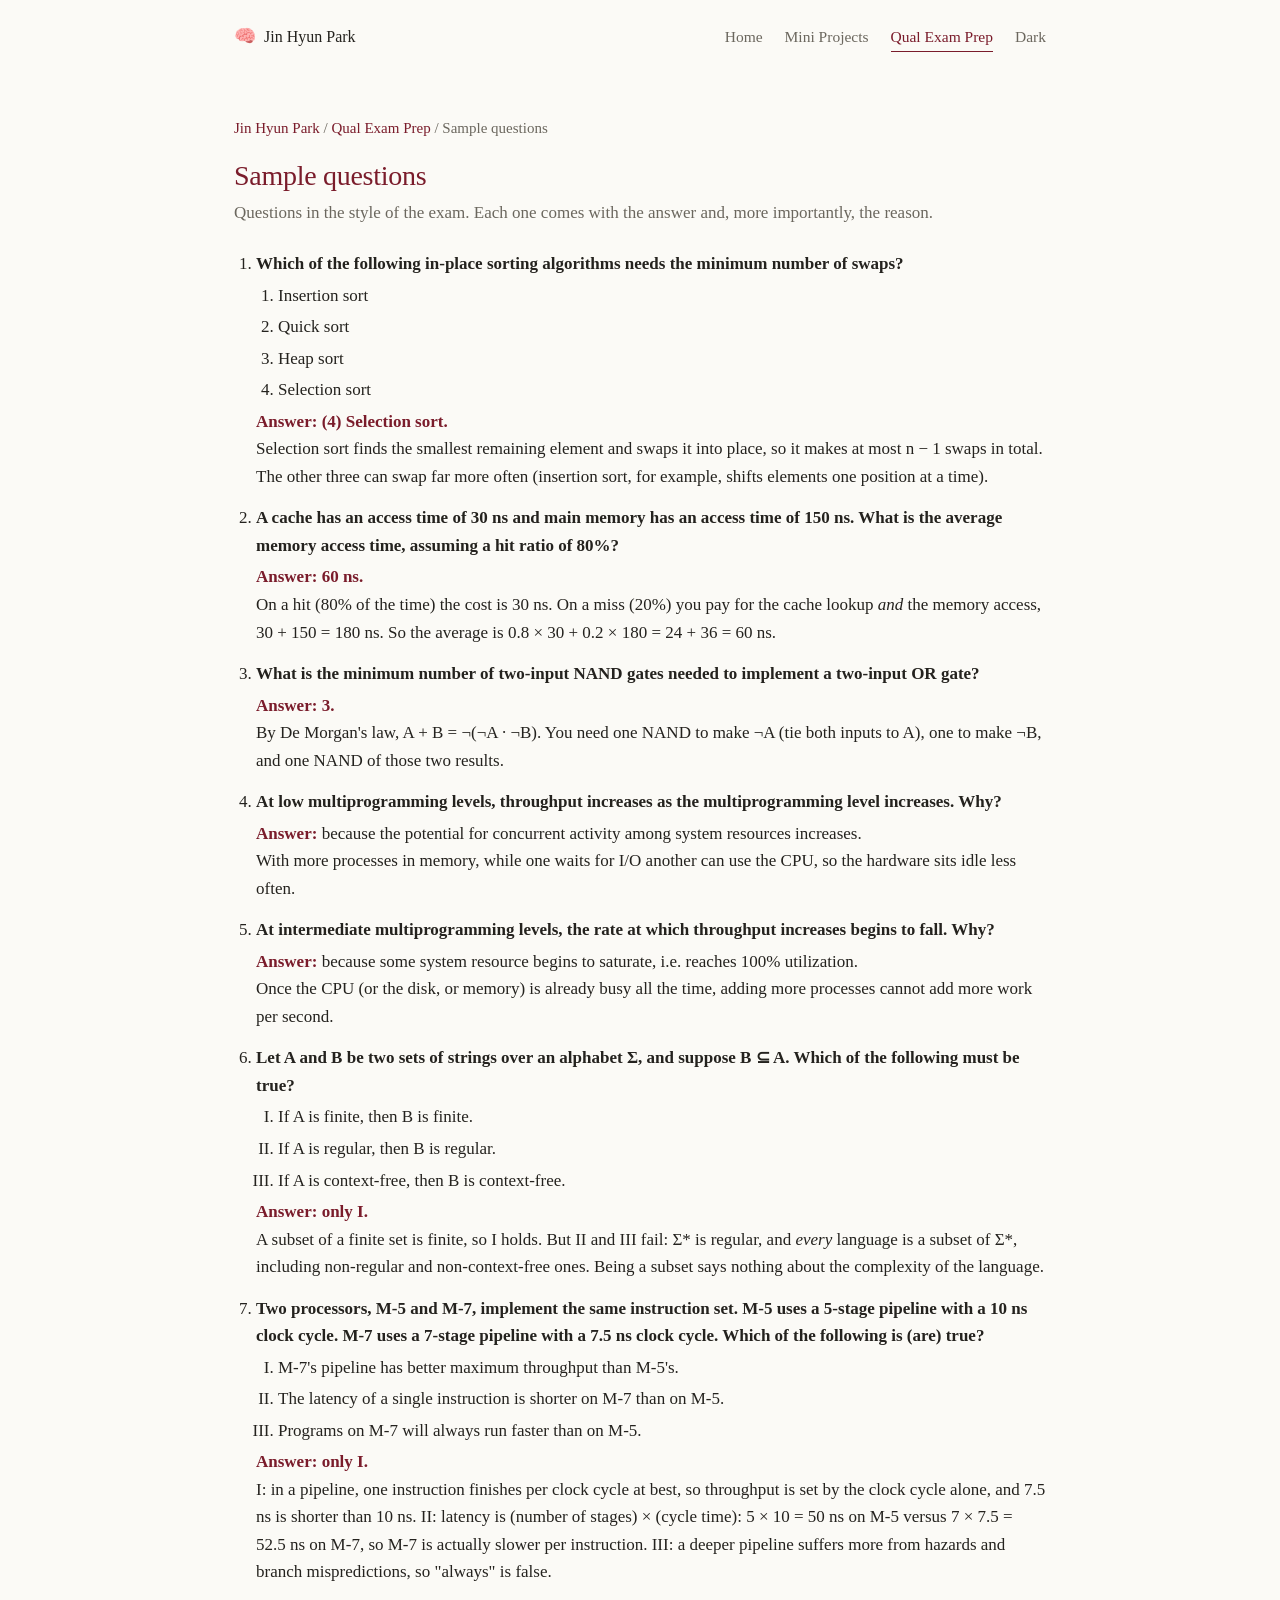
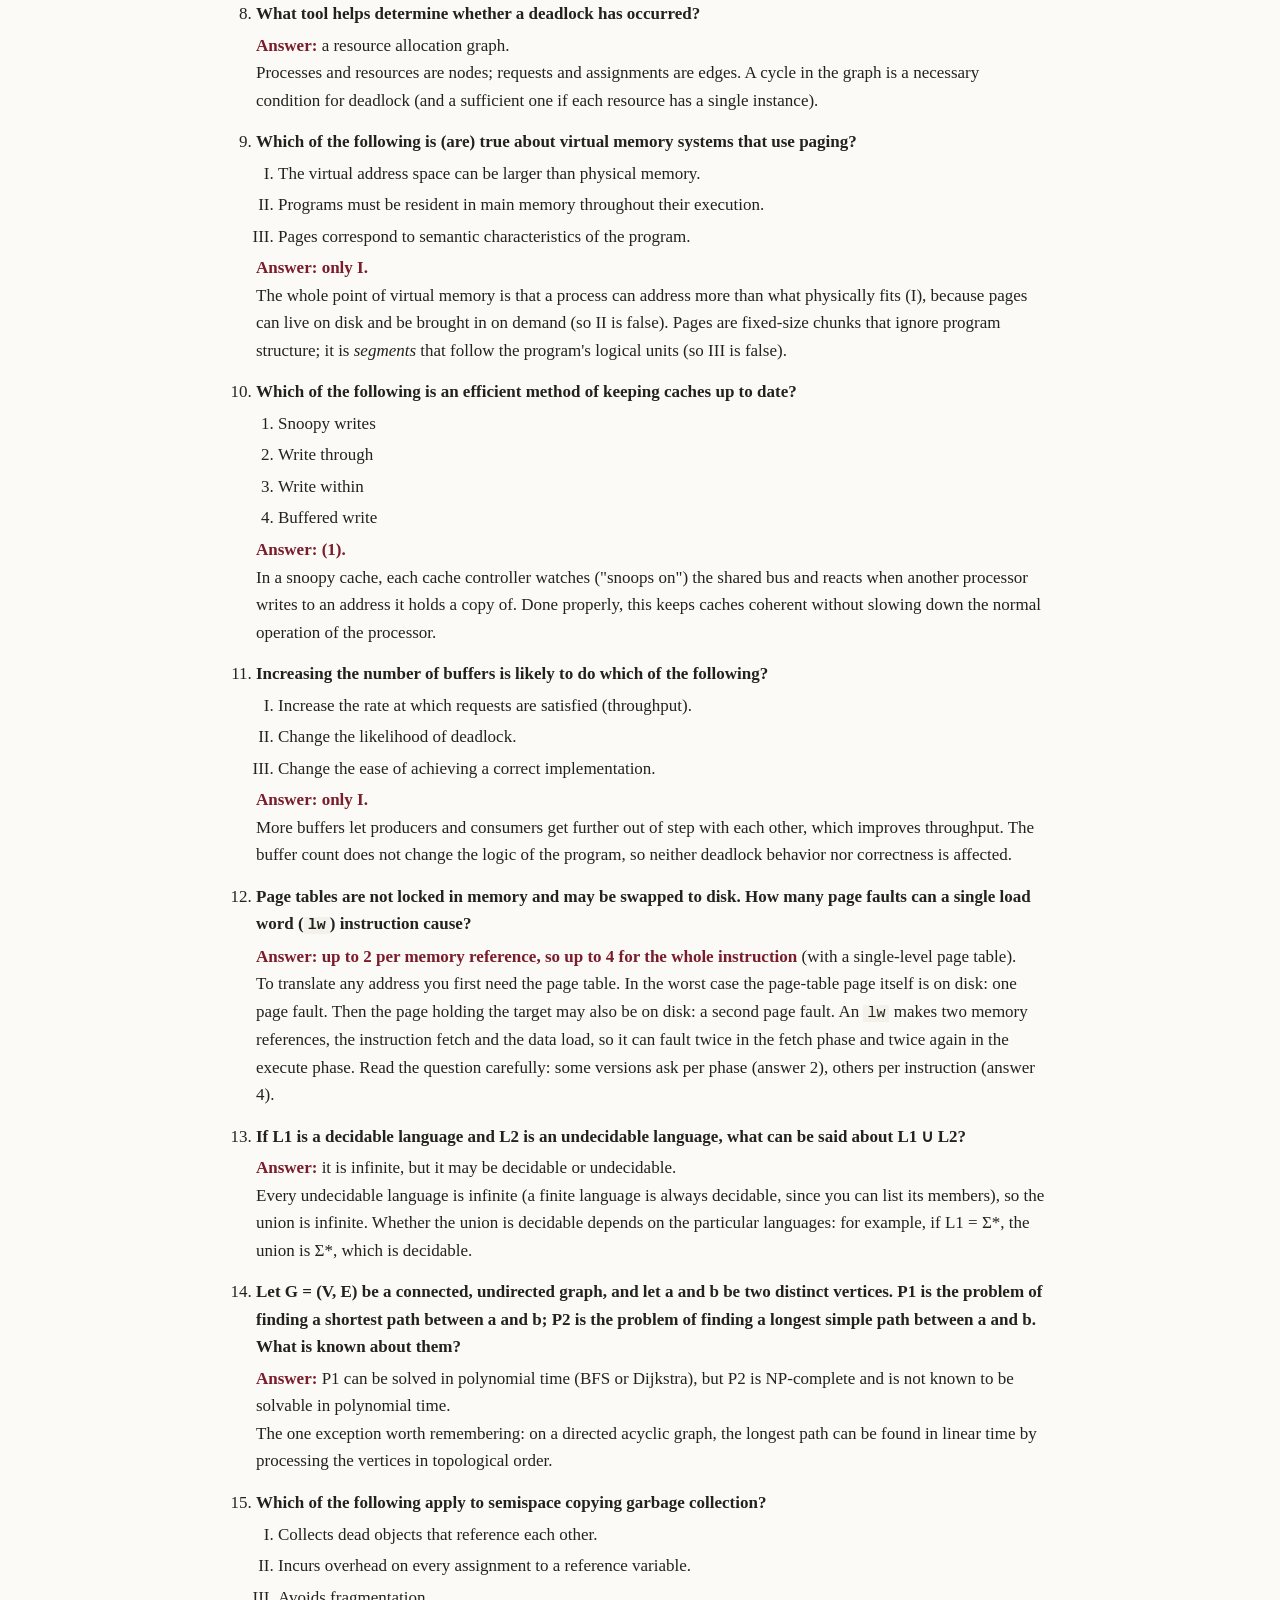
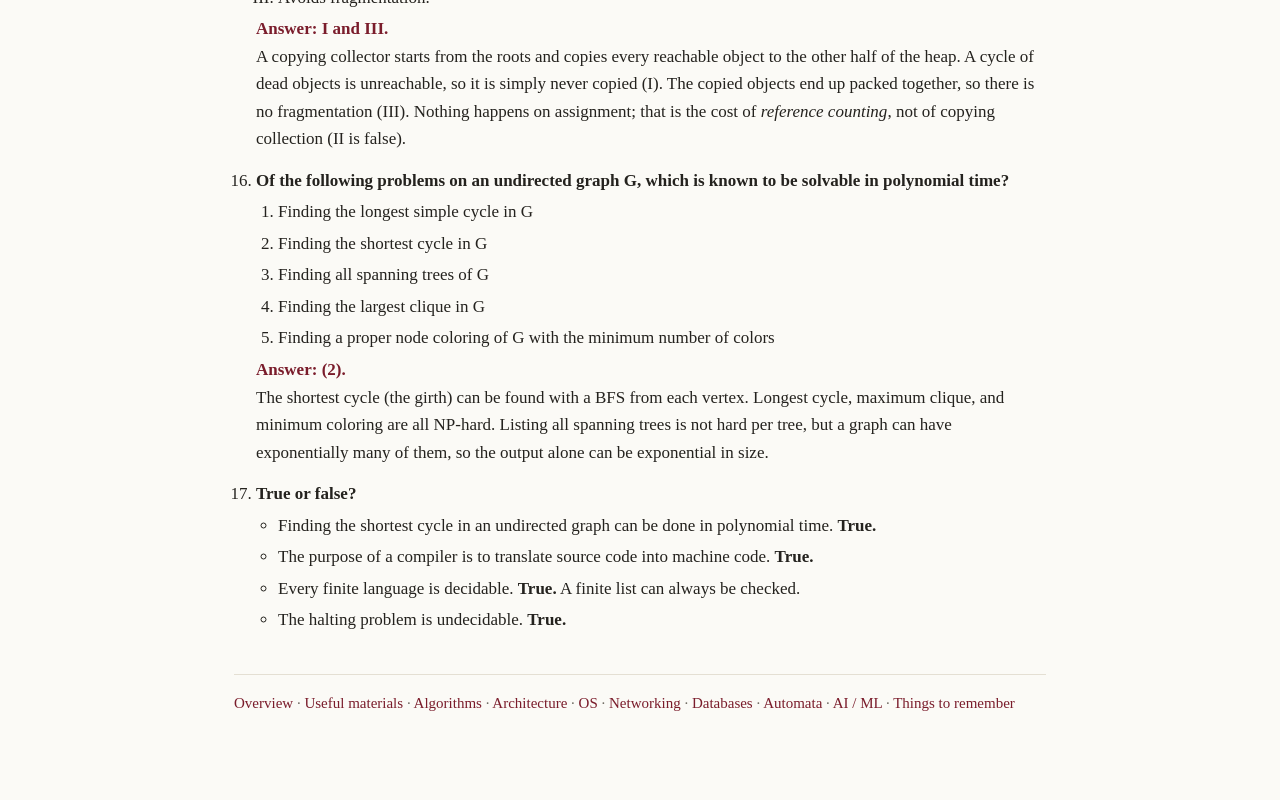
<file: qual-exam/sample-questions.html>
<!DOCTYPE html>
<html lang="en">
<head>
<meta charset="utf-8">
<meta name="viewport" content="width=device-width, initial-scale=1">
<title>Sample Questions – Qual Exam Prep</title>
<link rel="icon" href="../favicon.svg" type="image/svg+xml">
<link rel="stylesheet" href="../style.css">
<link rel="stylesheet" href="notes.css">
<script>try{if(localStorage.getItem("site-theme")==="dark")document.documentElement.setAttribute("data-theme","dark")}catch(e){}</script>
<script defer src="../theme.js"></script>
</head>
<body>
<header class="topbar">
  <a class="brand" href="../index.html"><span class="brand-mark">🧠</span> Jin Hyun Park</a>
  <nav>
    <a href="../index.html">Home</a>
    <a href="../projects.html">Mini Projects</a>
    <a href="../qual-exam/index.html" class="active">Qual Exam Prep</a>
    <button type="button" class="theme-toggle" id="themeToggle" aria-pressed="false"><span class="t-dark">Dark</span><span class="t-light">Light</span></button>
  </nav>
</header>
<div class="page">

<p class="crumbs"><a href="../index.html">Jin Hyun Park</a> / <a href="index.html">Qual Exam Prep</a> / Sample questions</p>

<h1>Sample questions</h1>
<p class="subtitle">Questions in the style of the exam. Each one comes with the answer and, more importantly, the reason.</p>

<ol>

<li><b>Which of the following in-place sorting algorithms needs the minimum number of swaps?</b>
<ol type="1"><li>Insertion sort</li><li>Quick sort</li><li>Heap sort</li><li>Selection sort</li></ol>
<p class="answer"><b>Answer: (4) Selection sort.</b><br>
Selection sort finds the smallest remaining element and swaps it into place, so it makes at most n − 1 swaps in total. The other three can swap far more often (insertion sort, for example, shifts elements one position at a time).</p>
</li>

<li><b>A cache has an access time of 30 ns and main memory has an access time of 150 ns. What is the average memory access time, assuming a hit ratio of 80%?</b>
<p class="answer"><b>Answer: 60 ns.</b><br>
On a hit (80% of the time) the cost is 30 ns. On a miss (20%) you pay for the cache lookup <em>and</em> the memory access, 30 + 150 = 180 ns. So the average is 0.8 × 30 + 0.2 × 180 = 24 + 36 = 60 ns.</p>
</li>

<li><b>What is the minimum number of two-input NAND gates needed to implement a two-input OR gate?</b>
<p class="answer"><b>Answer: 3.</b><br>
By De Morgan's law, A + B = ¬(¬A · ¬B). You need one NAND to make ¬A (tie both inputs to A), one to make ¬B, and one NAND of those two results.</p>
</li>

<li><b>At low multiprogramming levels, throughput increases as the multiprogramming level increases. Why?</b>
<p class="answer"><b>Answer:</b> because the potential for concurrent activity among system resources increases.<br>
With more processes in memory, while one waits for I/O another can use the CPU, so the hardware sits idle less often.</p>
</li>

<li><b>At intermediate multiprogramming levels, the rate at which throughput increases begins to fall. Why?</b>
<p class="answer"><b>Answer:</b> because some system resource begins to saturate, i.e. reaches 100% utilization.<br>
Once the CPU (or the disk, or memory) is already busy all the time, adding more processes cannot add more work per second.</p>
</li>

<li><b>Let A and B be two sets of strings over an alphabet Σ, and suppose B ⊆ A. Which of the following must be true?</b>
<ol type="I"><li>If A is finite, then B is finite.</li><li>If A is regular, then B is regular.</li><li>If A is context-free, then B is context-free.</li></ol>
<p class="answer"><b>Answer: only I.</b><br>
A subset of a finite set is finite, so I holds. But II and III fail: Σ* is regular, and <em>every</em> language is a subset of Σ*, including non-regular and non-context-free ones. Being a subset says nothing about the complexity of the language.</p>
</li>

<li><b>Two processors, M-5 and M-7, implement the same instruction set. M-5 uses a 5-stage pipeline with a 10 ns clock cycle. M-7 uses a 7-stage pipeline with a 7.5 ns clock cycle. Which of the following is (are) true?</b>
<ol type="I"><li>M-7's pipeline has better maximum throughput than M-5's.</li><li>The latency of a single instruction is shorter on M-7 than on M-5.</li><li>Programs on M-7 will always run faster than on M-5.</li></ol>
<p class="answer"><b>Answer: only I.</b><br>
I: in a pipeline, one instruction finishes per clock cycle at best, so throughput is set by the clock cycle alone, and 7.5 ns is shorter than 10 ns. II: latency is (number of stages) × (cycle time): 5 × 10 = 50 ns on M-5 versus 7 × 7.5 = 52.5 ns on M-7, so M-7 is actually slower per instruction. III: a deeper pipeline suffers more from hazards and branch mispredictions, so "always" is false.</p>
</li>

<li><b>What tool helps determine whether a deadlock has occurred?</b>
<p class="answer"><b>Answer:</b> a resource allocation graph.<br>
Processes and resources are nodes; requests and assignments are edges. A cycle in the graph is a necessary condition for deadlock (and a sufficient one if each resource has a single instance).</p>
</li>

<li><b>Which of the following is (are) true about virtual memory systems that use paging?</b>
<ol type="I"><li>The virtual address space can be larger than physical memory.</li><li>Programs must be resident in main memory throughout their execution.</li><li>Pages correspond to semantic characteristics of the program.</li></ol>
<p class="answer"><b>Answer: only I.</b><br>
The whole point of virtual memory is that a process can address more than what physically fits (I), because pages can live on disk and be brought in on demand (so II is false). Pages are fixed-size chunks that ignore program structure; it is <em>segments</em> that follow the program's logical units (so III is false).</p>
</li>

<li><b>Which of the following is an efficient method of keeping caches up to date?</b>
<ol type="1"><li>Snoopy writes</li><li>Write through</li><li>Write within</li><li>Buffered write</li></ol>
<p class="answer"><b>Answer: (1).</b><br>
In a snoopy cache, each cache controller watches ("snoops on") the shared bus and reacts when another processor writes to an address it holds a copy of. Done properly, this keeps caches coherent without slowing down the normal operation of the processor.</p>
</li>

<li><b>Increasing the number of buffers is likely to do which of the following?</b>
<ol type="I"><li>Increase the rate at which requests are satisfied (throughput).</li><li>Change the likelihood of deadlock.</li><li>Change the ease of achieving a correct implementation.</li></ol>
<p class="answer"><b>Answer: only I.</b><br>
More buffers let producers and consumers get further out of step with each other, which improves throughput. The buffer count does not change the logic of the program, so neither deadlock behavior nor correctness is affected.</p>
</li>

<li><b>Page tables are not locked in memory and may be swapped to disk. How many page faults can a single load word (<code>lw</code>) instruction cause?</b>
<p class="answer"><b>Answer: up to 2 per memory reference, so up to 4 for the whole instruction</b> (with a single-level page table).<br>
To translate any address you first need the page table. In the worst case the page-table page itself is on disk: one page fault. Then the page holding the target may also be on disk: a second page fault. An <code>lw</code> makes two memory references, the instruction fetch and the data load, so it can fault twice in the fetch phase and twice again in the execute phase. Read the question carefully: some versions ask per phase (answer 2), others per instruction (answer 4).</p>
</li>

<li><b>If L1 is a decidable language and L2 is an undecidable language, what can be said about L1 ∪ L2?</b>
<p class="answer"><b>Answer:</b> it is infinite, but it may be decidable or undecidable.<br>
Every undecidable language is infinite (a finite language is always decidable, since you can list its members), so the union is infinite. Whether the union is decidable depends on the particular languages: for example, if L1 = Σ*, the union is Σ*, which is decidable.</p>
</li>

<li><b>Let G = (V, E) be a connected, undirected graph, and let a and b be two distinct vertices. P1 is the problem of finding a shortest path between a and b; P2 is the problem of finding a longest simple path between a and b. What is known about them?</b>
<p class="answer"><b>Answer:</b> P1 can be solved in polynomial time (BFS or Dijkstra), but P2 is NP-complete and is not known to be solvable in polynomial time.<br>
The one exception worth remembering: on a directed acyclic graph, the longest path can be found in linear time by processing the vertices in topological order.</p>
</li>

<li><b>Which of the following apply to semispace copying garbage collection?</b>
<ol type="I"><li>Collects dead objects that reference each other.</li><li>Incurs overhead on every assignment to a reference variable.</li><li>Avoids fragmentation.</li></ol>
<p class="answer"><b>Answer: I and III.</b><br>
A copying collector starts from the roots and copies every reachable object to the other half of the heap. A cycle of dead objects is unreachable, so it is simply never copied (I). The copied objects end up packed together, so there is no fragmentation (III). Nothing happens on assignment; that is the cost of <em>reference counting</em>, not of copying collection (II is false).</p>
</li>

<li><b>Of the following problems on an undirected graph G, which is known to be solvable in polynomial time?</b>
<ol type="1"><li>Finding the longest simple cycle in G</li><li>Finding the shortest cycle in G</li><li>Finding all spanning trees of G</li><li>Finding the largest clique in G</li><li>Finding a proper node coloring of G with the minimum number of colors</li></ol>
<p class="answer"><b>Answer: (2).</b><br>
The shortest cycle (the girth) can be found with a BFS from each vertex. Longest cycle, maximum clique, and minimum coloring are all NP-hard. Listing all spanning trees is not hard per tree, but a graph can have exponentially many of them, so the output alone can be exponential in size.</p>
</li>

<li><b>True or false?</b>
<ul>
<li>Finding the shortest cycle in an undirected graph can be done in polynomial time. <b>True.</b></li>
<li>The purpose of a compiler is to translate source code into machine code. <b>True.</b></li>
<li>Every finite language is decidable. <b>True.</b> A finite list can always be checked.</li>
<li>The halting problem is undecidable. <b>True.</b></li>
</ul>
</li>

</ol>

<p class="topics">
<a href="index.html">Overview</a> ·
<a href="useful-materials.html">Useful materials</a> ·
<a href="algorithms.html">Algorithms</a> ·
<a href="computer-architecture.html">Architecture</a> ·
<a href="operating-system.html">OS</a> ·
<a href="networking.html">Networking</a> ·
<a href="database.html">Databases</a> ·
<a href="automata-theory.html">Automata</a> ·
<a href="ai-ml-basics.html">AI / ML</a> ·
<a href="things-to-remember.html">Things to remember</a>
</p>

</div>
</body>
</html>
</file>
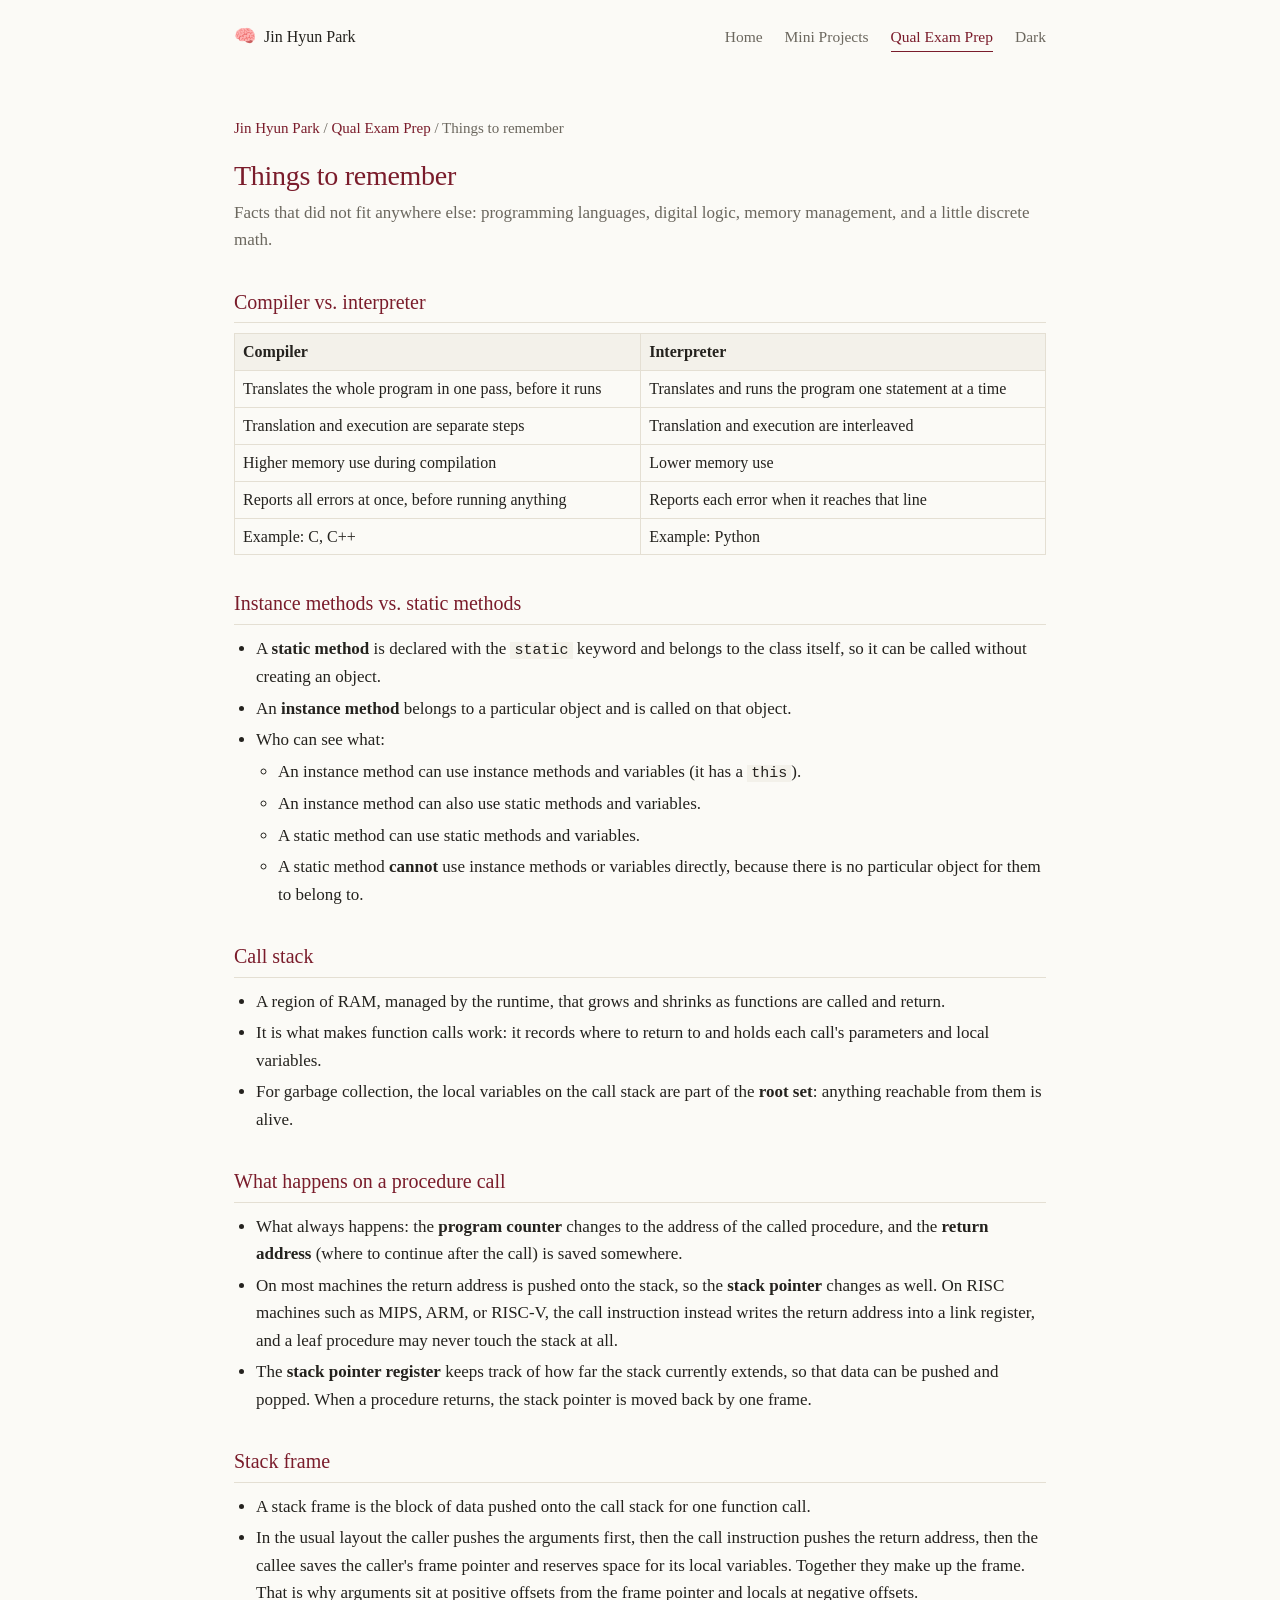
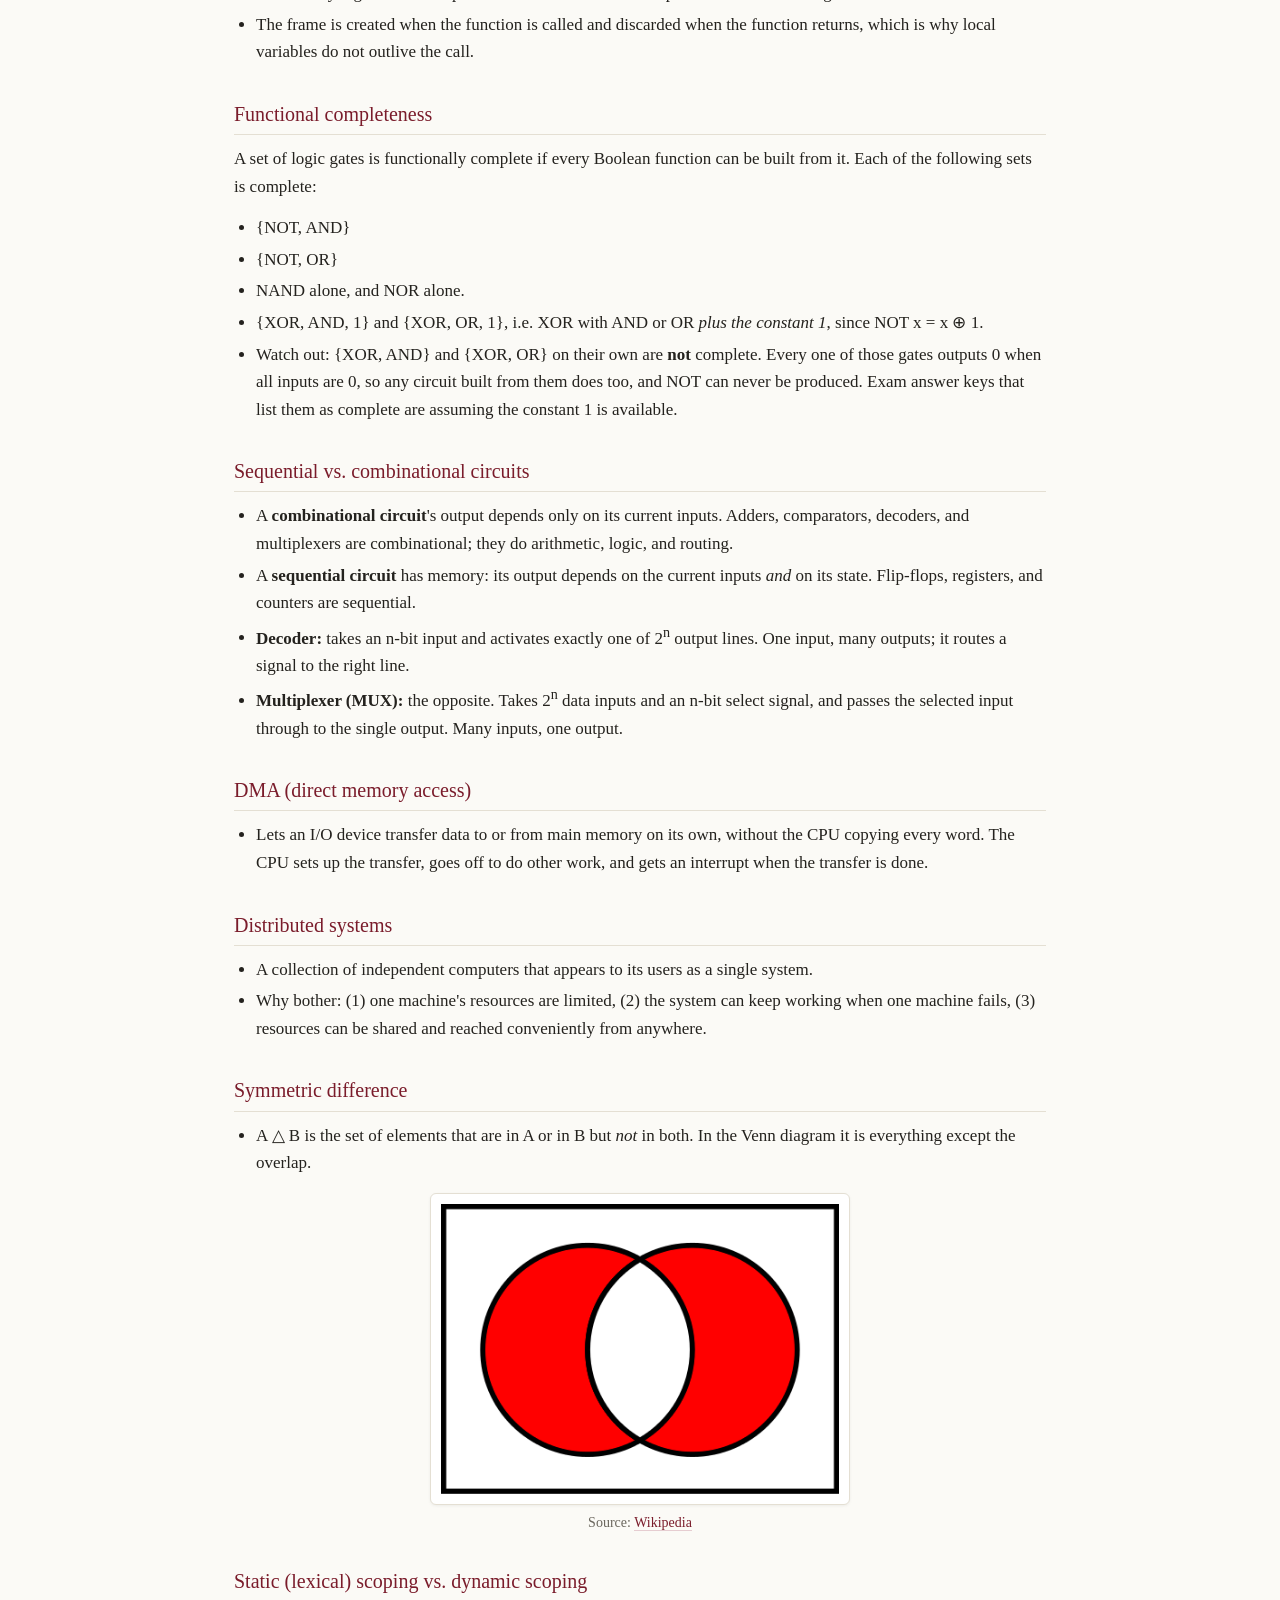
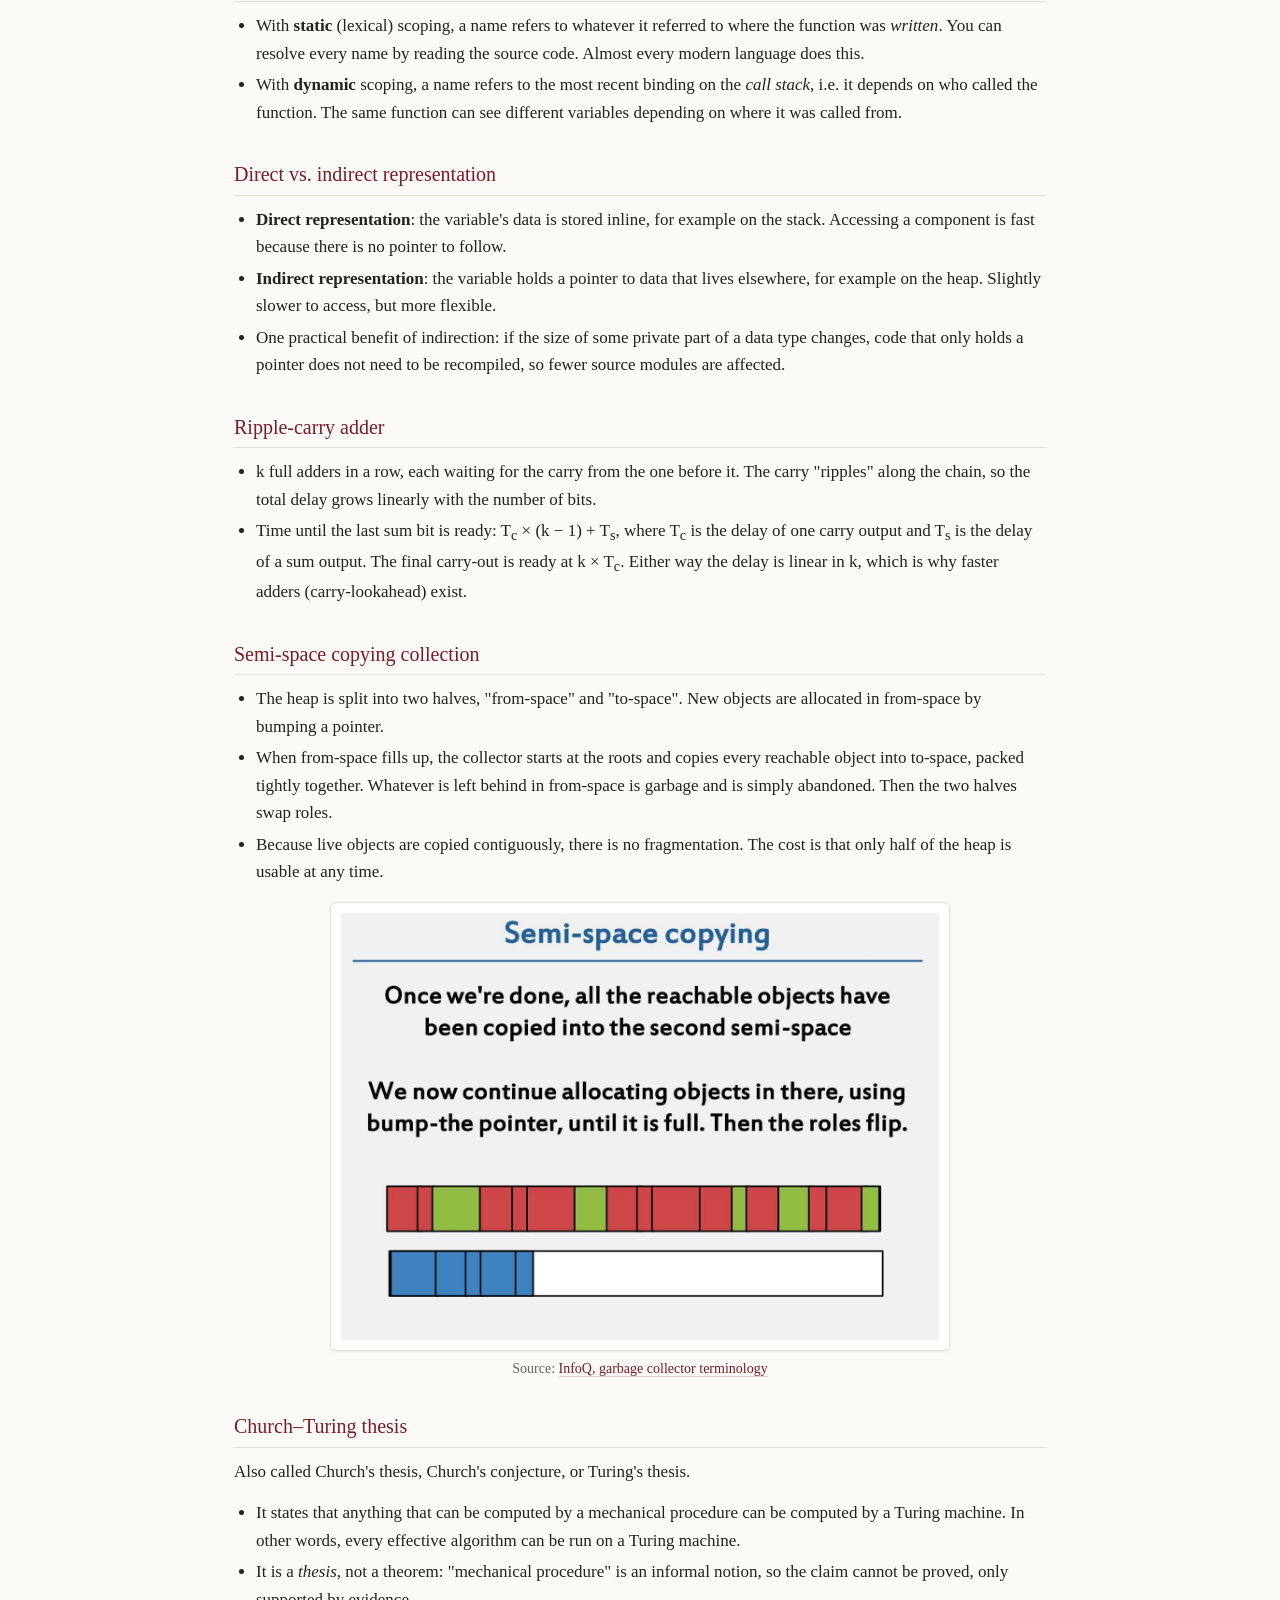
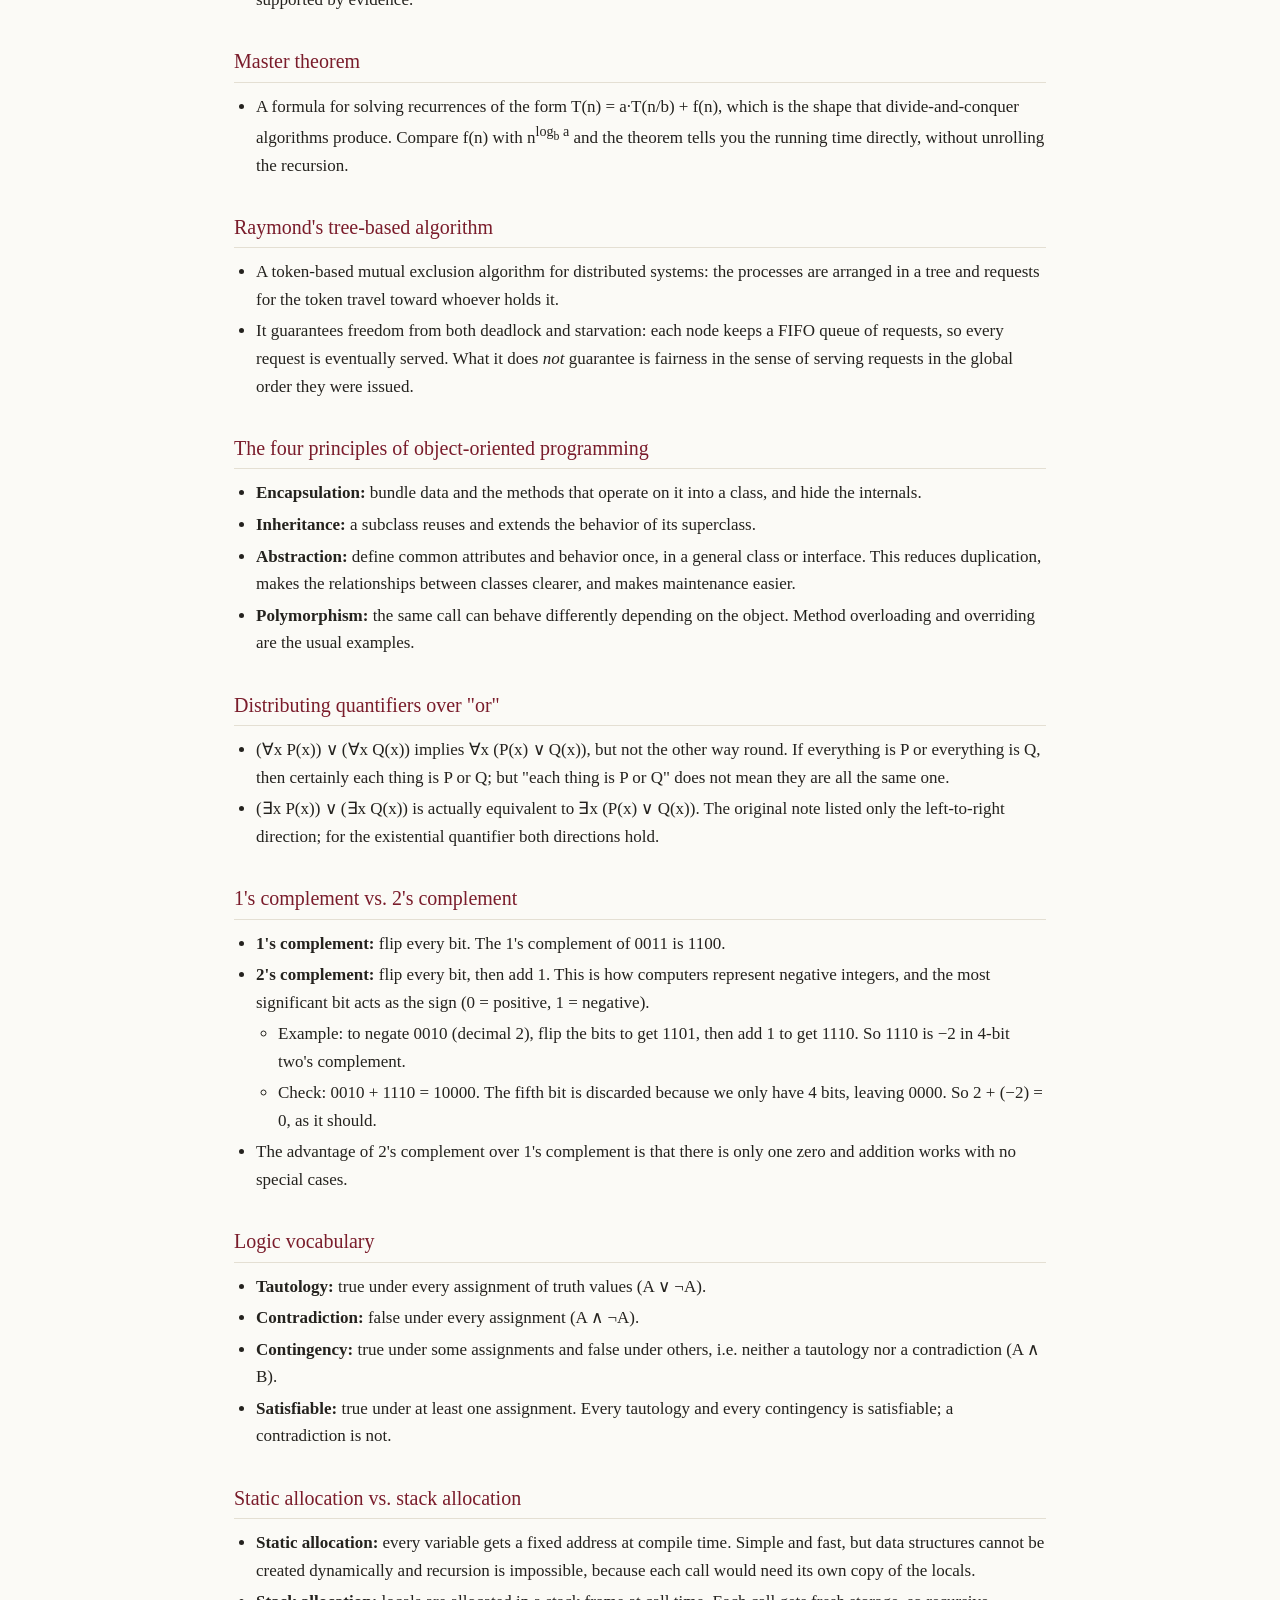
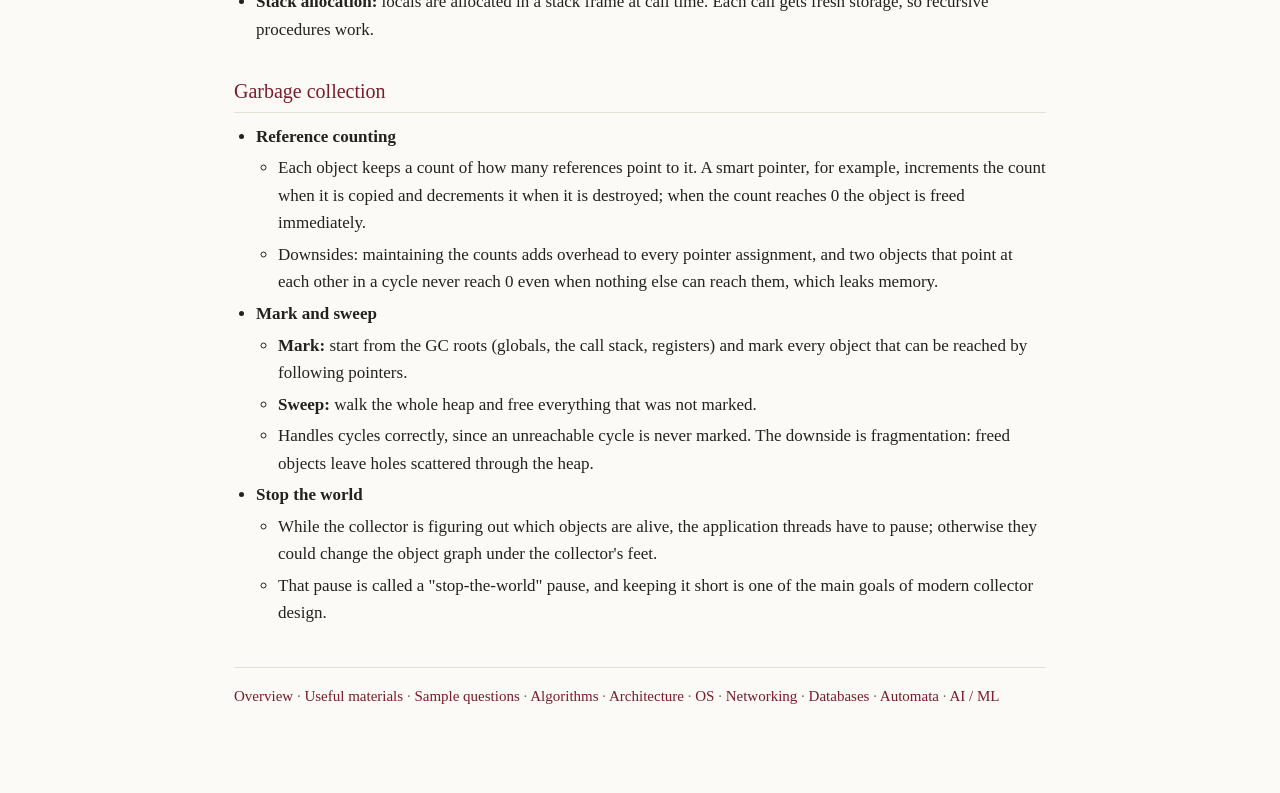
<file: qual-exam/things-to-remember.html>
<!DOCTYPE html>
<html lang="en">
<head>
<meta charset="utf-8">
<meta name="viewport" content="width=device-width, initial-scale=1">
<title>Things to Remember – Qual Exam Prep</title>
<link rel="icon" href="../favicon.svg" type="image/svg+xml">
<link rel="stylesheet" href="../style.css">
<link rel="stylesheet" href="notes.css">
<script>try{if(localStorage.getItem("site-theme")==="dark")document.documentElement.setAttribute("data-theme","dark")}catch(e){}</script>
<script defer src="../theme.js"></script>
</head>
<body>
<header class="topbar">
  <a class="brand" href="../index.html"><span class="brand-mark">🧠</span> Jin Hyun Park</a>
  <nav>
    <a href="../index.html">Home</a>
    <a href="../projects.html">Mini Projects</a>
    <a href="../qual-exam/index.html" class="active">Qual Exam Prep</a>
    <button type="button" class="theme-toggle" id="themeToggle" aria-pressed="false"><span class="t-dark">Dark</span><span class="t-light">Light</span></button>
  </nav>
</header>
<div class="page">

<p class="crumbs"><a href="../index.html">Jin Hyun Park</a> / <a href="index.html">Qual Exam Prep</a> / Things to remember</p>

<h1>Things to remember</h1>
<p class="subtitle">Facts that did not fit anywhere else: programming languages, digital logic, memory management, and a little discrete math.</p>

<h2>Compiler vs. interpreter</h2>
<table class="notes">
<tr><th>Compiler</th><th>Interpreter</th></tr>
<tr><td>Translates the whole program in one pass, before it runs</td><td>Translates and runs the program one statement at a time</td></tr>
<tr><td>Translation and execution are separate steps</td><td>Translation and execution are interleaved</td></tr>
<tr><td>Higher memory use during compilation</td><td>Lower memory use</td></tr>
<tr><td>Reports all errors at once, before running anything</td><td>Reports each error when it reaches that line</td></tr>
<tr><td>Example: C, C++</td><td>Example: Python</td></tr>
</table>

<h2>Instance methods vs. static methods</h2>
<ul>
<li>A <b>static method</b> is declared with the <code>static</code> keyword and belongs to the class itself, so it can be called without creating an object.</li>
<li>An <b>instance method</b> belongs to a particular object and is called on that object.</li>
<li>Who can see what:
  <ul>
  <li>An instance method can use instance methods and variables (it has a <code>this</code>).</li>
  <li>An instance method can also use static methods and variables.</li>
  <li>A static method can use static methods and variables.</li>
  <li>A static method <b>cannot</b> use instance methods or variables directly, because there is no particular object for them to belong to.</li>
  </ul>
</li>
</ul>

<h2>Call stack</h2>
<ul>
<li>A region of RAM, managed by the runtime, that grows and shrinks as functions are called and return.</li>
<li>It is what makes function calls work: it records where to return to and holds each call's parameters and local variables.</li>
<li>For garbage collection, the local variables on the call stack are part of the <b>root set</b>: anything reachable from them is alive.</li>
</ul>

<h2>What happens on a procedure call</h2>
<ul>
<li>What always happens: the <b>program counter</b> changes to the address of the called procedure, and the <b>return address</b> (where to continue after the call) is saved somewhere.</li>
<li>On most machines the return address is pushed onto the stack, so the <b>stack pointer</b> changes as well. On RISC machines such as MIPS, ARM, or RISC-V, the call instruction instead writes the return address into a link register, and a leaf procedure may never touch the stack at all.</li>
<li>The <b>stack pointer register</b> keeps track of how far the stack currently extends, so that data can be pushed and popped. When a procedure returns, the stack pointer is moved back by one frame.</li>
</ul>

<h2>Stack frame</h2>
<ul>
<li>A stack frame is the block of data pushed onto the call stack for one function call.</li>
<li>In the usual layout the caller pushes the arguments first, then the call instruction pushes the return address, then the callee saves the caller's frame pointer and reserves space for its local variables. Together they make up the frame. That is why arguments sit at positive offsets from the frame pointer and locals at negative offsets.</li>
<li>The frame is created when the function is called and discarded when the function returns, which is why local variables do not outlive the call.</li>
</ul>

<h2>Functional completeness</h2>
<p>A set of logic gates is functionally complete if every Boolean function can be built from it. Each of the following sets is complete:</p>
<ul>
<li>{NOT, AND}</li>
<li>{NOT, OR}</li>
<li>NAND alone, and NOR alone.</li>
<li>{XOR, AND, 1} and {XOR, OR, 1}, i.e. XOR with AND or OR <em>plus the constant 1</em>, since NOT x = x ⊕ 1.</li>
<li>Watch out: {XOR, AND} and {XOR, OR} on their own are <b>not</b> complete. Every one of those gates outputs 0 when all inputs are 0, so any circuit built from them does too, and NOT can never be produced. Exam answer keys that list them as complete are assuming the constant 1 is available.</li>
</ul>

<h2>Sequential vs. combinational circuits</h2>
<ul>
<li>A <b>combinational circuit</b>'s output depends only on its current inputs. Adders, comparators, decoders, and multiplexers are combinational; they do arithmetic, logic, and routing.</li>
<li>A <b>sequential circuit</b> has memory: its output depends on the current inputs <em>and</em> on its state. Flip-flops, registers, and counters are sequential.</li>
<li><b>Decoder:</b> takes an n-bit input and activates exactly one of 2<sup>n</sup> output lines. One input, many outputs; it routes a signal to the right line.</li>
<li><b>Multiplexer (MUX):</b> the opposite. Takes 2<sup>n</sup> data inputs and an n-bit select signal, and passes the selected input through to the single output. Many inputs, one output.</li>
</ul>

<h2>DMA (direct memory access)</h2>
<ul>
<li>Lets an I/O device transfer data to or from main memory on its own, without the CPU copying every word. The CPU sets up the transfer, goes off to do other work, and gets an interrupt when the transfer is done.</li>
</ul>

<h2>Distributed systems</h2>
<ul>
<li>A collection of independent computers that appears to its users as a single system.</li>
<li>Why bother: (1) one machine's resources are limited, (2) the system can keep working when one machine fails, (3) resources can be shared and reached conveniently from anywhere.</li>
</ul>

<h2>Symmetric difference</h2>
<ul>
<li>A △ B is the set of elements that are in A or in B but <em>not</em> in both. In the Venn diagram it is everything except the overlap.</li>
</ul>
<figure class="small">
<img src="img/things-to-remember-1.png" alt="Venn diagram with the symmetric difference of two sets shaded">
<figcaption>Source: <a href="https://en.wikipedia.org/wiki/Symmetric_difference">Wikipedia</a></figcaption>
</figure>

<h2>Static (lexical) scoping vs. dynamic scoping</h2>
<ul>
<li>With <b>static</b> (lexical) scoping, a name refers to whatever it referred to where the function was <em>written</em>. You can resolve every name by reading the source code. Almost every modern language does this.</li>
<li>With <b>dynamic</b> scoping, a name refers to the most recent binding on the <em>call stack</em>, i.e. it depends on who called the function. The same function can see different variables depending on where it was called from.</li>
</ul>

<h2>Direct vs. indirect representation</h2>
<ul>
<li><b>Direct representation</b>: the variable's data is stored inline, for example on the stack. Accessing a component is fast because there is no pointer to follow.</li>
<li><b>Indirect representation</b>: the variable holds a pointer to data that lives elsewhere, for example on the heap. Slightly slower to access, but more flexible.</li>
<li>One practical benefit of indirection: if the size of some private part of a data type changes, code that only holds a pointer does not need to be recompiled, so fewer source modules are affected.</li>
</ul>

<h2>Ripple-carry adder</h2>
<ul>
<li>k full adders in a row, each waiting for the carry from the one before it. The carry "ripples" along the chain, so the total delay grows linearly with the number of bits.</li>
<li>Time until the last sum bit is ready: T<sub>c</sub> × (k − 1) + T<sub>s</sub>, where T<sub>c</sub> is the delay of one carry output and T<sub>s</sub> is the delay of a sum output. The final carry-out is ready at k × T<sub>c</sub>. Either way the delay is linear in k, which is why faster adders (carry-lookahead) exist.</li>
</ul>

<h2>Semi-space copying collection</h2>
<ul>
<li>The heap is split into two halves, "from-space" and "to-space". New objects are allocated in from-space by bumping a pointer.</li>
<li>When from-space fills up, the collector starts at the roots and copies every reachable object into to-space, packed tightly together. Whatever is left behind in from-space is garbage and is simply abandoned. Then the two halves swap roles.</li>
<li>Because live objects are copied contiguously, there is no fragmentation. The cost is that only half of the heap is usable at any time.</li>
</ul>
<figure>
<img src="img/things-to-remember-2.png" alt="Slide illustrating semi-space copying: reachable objects are copied compactly into the second semi-space">
<figcaption>Source: <a href="https://www.infoq.com/presentations/terminology-garbage-collector/">InfoQ, garbage collector terminology</a></figcaption>
</figure>

<h2>Church–Turing thesis</h2>
<p>Also called Church's thesis, Church's conjecture, or Turing's thesis.</p>
<ul>
<li>It states that anything that can be computed by a mechanical procedure can be computed by a Turing machine. In other words, every effective algorithm can be run on a Turing machine.</li>
<li>It is a <em>thesis</em>, not a theorem: "mechanical procedure" is an informal notion, so the claim cannot be proved, only supported by evidence.</li>
</ul>

<h2>Master theorem</h2>
<ul>
<li>A formula for solving recurrences of the form T(n) = a·T(n/b) + f(n), which is the shape that divide-and-conquer algorithms produce. Compare f(n) with n<sup>log<sub>b</sub> a</sup> and the theorem tells you the running time directly, without unrolling the recursion.</li>
</ul>

<h2>Raymond's tree-based algorithm</h2>
<ul>
<li>A token-based mutual exclusion algorithm for distributed systems: the processes are arranged in a tree and requests for the token travel toward whoever holds it.</li>
<li>It guarantees freedom from both deadlock and starvation: each node keeps a FIFO queue of requests, so every request is eventually served. What it does <em>not</em> guarantee is fairness in the sense of serving requests in the global order they were issued.</li>
</ul>

<h2>The four principles of object-oriented programming</h2>
<ul>
<li><b>Encapsulation:</b> bundle data and the methods that operate on it into a class, and hide the internals.</li>
<li><b>Inheritance:</b> a subclass reuses and extends the behavior of its superclass.</li>
<li><b>Abstraction:</b> define common attributes and behavior once, in a general class or interface. This reduces duplication, makes the relationships between classes clearer, and makes maintenance easier.</li>
<li><b>Polymorphism:</b> the same call can behave differently depending on the object. Method overloading and overriding are the usual examples.</li>
</ul>

<h2>Distributing quantifiers over "or"</h2>
<ul>
<li>(∀x P(x)) ∨ (∀x Q(x)) implies ∀x (P(x) ∨ Q(x)), but not the other way round. If everything is P or everything is Q, then certainly each thing is P or Q; but "each thing is P or Q" does not mean they are all the same one.</li>
<li>(∃x P(x)) ∨ (∃x Q(x)) is actually equivalent to ∃x (P(x) ∨ Q(x)). The original note listed only the left-to-right direction; for the existential quantifier both directions hold.</li>
</ul>

<h2>1's complement vs. 2's complement</h2>
<ul>
<li><b>1's complement:</b> flip every bit. The 1's complement of 0011 is 1100.</li>
<li><b>2's complement:</b> flip every bit, then add 1. This is how computers represent negative integers, and the most significant bit acts as the sign (0 = positive, 1 = negative).
  <ul>
  <li>Example: to negate 0010 (decimal 2), flip the bits to get 1101, then add 1 to get 1110. So 1110 is −2 in 4-bit two's complement.</li>
  <li>Check: 0010 + 1110 = 10000. The fifth bit is discarded because we only have 4 bits, leaving 0000. So 2 + (−2) = 0, as it should.</li>
  </ul>
</li>
<li>The advantage of 2's complement over 1's complement is that there is only one zero and addition works with no special cases.</li>
</ul>

<h2>Logic vocabulary</h2>
<ul>
<li><b>Tautology:</b> true under every assignment of truth values (A ∨ ¬A).</li>
<li><b>Contradiction:</b> false under every assignment (A ∧ ¬A).</li>
<li><b>Contingency:</b> true under some assignments and false under others, i.e. neither a tautology nor a contradiction (A ∧ B).</li>
<li><b>Satisfiable:</b> true under at least one assignment. Every tautology and every contingency is satisfiable; a contradiction is not.</li>
</ul>

<h2>Static allocation vs. stack allocation</h2>
<ul>
<li><b>Static allocation:</b> every variable gets a fixed address at compile time. Simple and fast, but data structures cannot be created dynamically and recursion is impossible, because each call would need its own copy of the locals.</li>
<li><b>Stack allocation:</b> locals are allocated in a stack frame at call time. Each call gets fresh storage, so recursive procedures work.</li>
</ul>

<h2>Garbage collection</h2>
<ul>
<li><b>Reference counting</b>
  <ul>
  <li>Each object keeps a count of how many references point to it. A smart pointer, for example, increments the count when it is copied and decrements it when it is destroyed; when the count reaches 0 the object is freed immediately.</li>
  <li>Downsides: maintaining the counts adds overhead to every pointer assignment, and two objects that point at each other in a cycle never reach 0 even when nothing else can reach them, which leaks memory.</li>
  </ul>
</li>
<li><b>Mark and sweep</b>
  <ul>
  <li><b>Mark:</b> start from the GC roots (globals, the call stack, registers) and mark every object that can be reached by following pointers.</li>
  <li><b>Sweep:</b> walk the whole heap and free everything that was not marked.</li>
  <li>Handles cycles correctly, since an unreachable cycle is never marked. The downside is fragmentation: freed objects leave holes scattered through the heap.</li>
  </ul>
</li>
<li><b>Stop the world</b>
  <ul>
  <li>While the collector is figuring out which objects are alive, the application threads have to pause; otherwise they could change the object graph under the collector's feet.</li>
  <li>That pause is called a "stop-the-world" pause, and keeping it short is one of the main goals of modern collector design.</li>
  </ul>
</li>
</ul>

<p class="topics">
<a href="index.html">Overview</a> ·
<a href="useful-materials.html">Useful materials</a> ·
<a href="sample-questions.html">Sample questions</a> ·
<a href="algorithms.html">Algorithms</a> ·
<a href="computer-architecture.html">Architecture</a> ·
<a href="operating-system.html">OS</a> ·
<a href="networking.html">Networking</a> ·
<a href="database.html">Databases</a> ·
<a href="automata-theory.html">Automata</a> ·
<a href="ai-ml-basics.html">AI / ML</a>
</p>

</div>
</body>
</html>
</file>
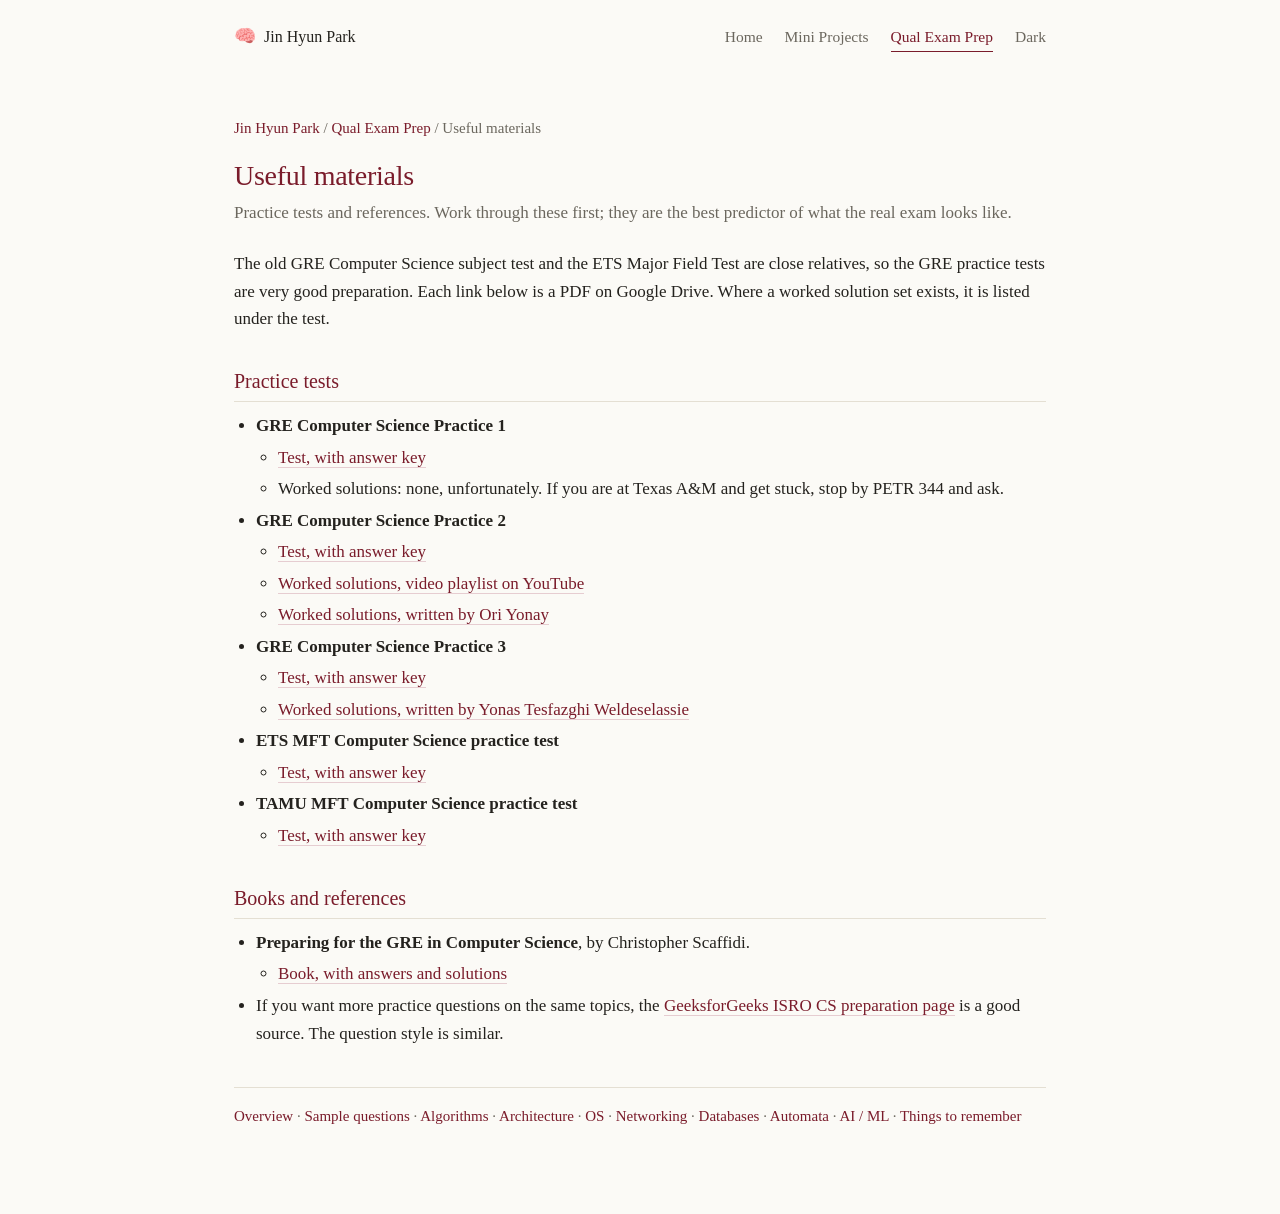
<file: qual-exam/useful-materials.html>
<!DOCTYPE html>
<html lang="en">
<head>
<meta charset="utf-8">
<meta name="viewport" content="width=device-width, initial-scale=1">
<title>Useful Materials – Qual Exam Prep</title>
<link rel="icon" href="../favicon.svg" type="image/svg+xml">
<link rel="stylesheet" href="../style.css">
<link rel="stylesheet" href="notes.css">
<script>try{if(localStorage.getItem("site-theme")==="dark")document.documentElement.setAttribute("data-theme","dark")}catch(e){}</script>
<script defer src="../theme.js"></script>
</head>
<body>
<header class="topbar">
  <a class="brand" href="../index.html"><span class="brand-mark">🧠</span> Jin Hyun Park</a>
  <nav>
    <a href="../index.html">Home</a>
    <a href="../projects.html">Mini Projects</a>
    <a href="../qual-exam/index.html" class="active">Qual Exam Prep</a>
    <button type="button" class="theme-toggle" id="themeToggle" aria-pressed="false"><span class="t-dark">Dark</span><span class="t-light">Light</span></button>
  </nav>
</header>
<div class="page">

<p class="crumbs"><a href="../index.html">Jin Hyun Park</a> / <a href="index.html">Qual Exam Prep</a> / Useful materials</p>

<h1>Useful materials</h1>
<p class="subtitle">Practice tests and references. Work through these first; they are the best predictor of what the real exam looks like.</p>

<p>
The old GRE Computer Science subject test and the ETS Major Field Test are close relatives, so the GRE practice
tests are very good preparation. Each link below is a PDF on Google Drive. Where a worked solution set exists, it is
listed under the test.
</p>

<h2>Practice tests</h2>
<ul>
<li><b>GRE Computer Science Practice 1</b>
  <ul>
  <li><a href="https://drive.google.com/file/d/17ModkiJYPGzu6k_IID2nhSn769N5yp4-/view?usp=share_link">Test, with answer key</a></li>
  <li>Worked solutions: none, unfortunately. If you are at Texas A&M and get stuck, stop by PETR 344 and ask.</li>
  </ul>
</li>
<li><b>GRE Computer Science Practice 2</b>
  <ul>
  <li><a href="https://drive.google.com/file/d/1ifc_EDMNF07HZwXhZRs1SF0R_nITwBCU/view?usp=share_link">Test, with answer key</a></li>
  <li><a href="https://www.youtube.com/watch?v=cc-2CQnIujw&amp;list=PL8OqEjU_6N9WlldgYR1j9jQM7ZeGqC411">Worked solutions, video playlist on YouTube</a></li>
  <li><a href="https://drive.google.com/file/d/1ugzO9pw8OanXB-Azb07FmaQ3fWo8WVGu/view?usp=share_link">Worked solutions, written by Ori Yonay</a></li>
  </ul>
</li>
<li><b>GRE Computer Science Practice 3</b>
  <ul>
  <li><a href="https://drive.google.com/file/d/12RAFKzHu5humX9HS_JajSLPph_X0nDsq/view?usp=share_link">Test, with answer key</a></li>
  <li><a href="https://drive.google.com/file/d/157DlSiHD34tt61DiuYkaFXu1zKtDBTun/view?usp=share_link">Worked solutions, written by Yonas Tesfazghi Weldeselassie</a></li>
  </ul>
</li>
<li><b>ETS MFT Computer Science practice test</b>
  <ul>
  <li><a href="https://drive.google.com/file/d/1sXxDLlvDK9vaBqe5DLTOq3HhY5R60nsI/view?usp=share_link">Test, with answer key</a></li>
  </ul>
</li>
<li><b>TAMU MFT Computer Science practice test</b>
  <ul>
  <li><a href="https://drive.google.com/file/d/1gejsZsmFSMMKErqDxyxTbxwF5vWJQ_KE/view?usp=share_link">Test, with answer key</a></li>
  </ul>
</li>
</ul>

<h2>Books and references</h2>
<ul>
<li><b>Preparing for the GRE in Computer Science</b>, by Christopher Scaffidi.
  <ul>
  <li><a href="https://drive.google.com/file/d/19S707m_1tXY2TkoxST3RHCxjQMtVWr3s/view?usp=share_link">Book, with answers and solutions</a></li>
  </ul>
</li>
<li>If you want more practice questions on the same topics, the
  <a href="https://www.geeksforgeeks.org/isro-cs-preparation/">GeeksforGeeks ISRO CS preparation page</a> is a
  good source. The question style is similar.</li>
</ul>

<p class="topics">
<a href="index.html">Overview</a> ·
<a href="sample-questions.html">Sample questions</a> ·
<a href="algorithms.html">Algorithms</a> ·
<a href="computer-architecture.html">Architecture</a> ·
<a href="operating-system.html">OS</a> ·
<a href="networking.html">Networking</a> ·
<a href="database.html">Databases</a> ·
<a href="automata-theory.html">Automata</a> ·
<a href="ai-ml-basics.html">AI / ML</a> ·
<a href="things-to-remember.html">Things to remember</a>
</p>

</div>
</body>
</html>
</file>
<file: style.css>
/* jinhyunpark.com: quiet, text-first layout with a single maroon accent */

:root {
  --bg: #fbfaf6;
  --text: #24221e;
  --muted: #6b675e;
  --line: #e4dfd3;
  --accent: #7a1c2b;
  --accent-soft: #e6cdd1;
  --card: #ffffff;
  --fill: #f3f1ea;
  --figure-filter: none;
  color-scheme: light;
}

/* Dark theme: same cream-and-maroon idea, turned down for a dark room. */
:root[data-theme="dark"] {
  --bg: #14130f;
  --text: #e7e3d9;
  --muted: #a39d90;
  --line: #302d26;
  --accent: #dd9aa1;
  --accent-soft: #5c3a40;
  --card: #ffffff;
  --fill: #1e1c17;
  --figure-filter: brightness(0.86);
  color-scheme: dark;
}

* { box-sizing: border-box; }
html { scroll-behavior: smooth; }

body {
  margin: 0;
  padding: 0;
  background: var(--bg);
  color: var(--text);
  font-family: Georgia, "Times New Roman", Times, serif;
  font-size: 17px;
  line-height: 1.62;
  -webkit-font-smoothing: antialiased;
}

a {
  color: var(--accent);
  text-decoration: none;
  border-bottom: 1px solid var(--accent-soft);
}
a:hover { border-bottom-color: var(--accent); }

p { margin: 0 0 14px; }

/* ---------- top bar ---------- */
.topbar {
  max-width: 860px;
  margin: 0 auto;
  padding: 22px 24px 0;
  display: flex;
  align-items: baseline;
  justify-content: space-between;
  gap: 16px;
}
.brand {
  color: var(--text);
  border-bottom: none;
  font-size: 16px;
  white-space: nowrap;
}
.brand-mark { font-size: 18px; margin-right: 4px; }
.topbar nav { display: flex; align-items: baseline; gap: 22px; font-size: 15.5px; white-space: nowrap; }
.topbar nav a { color: var(--muted); border-bottom: 1px solid transparent; padding-bottom: 2px; }
.topbar nav a:hover { color: var(--accent); }
.topbar nav a.active { color: var(--accent); border-bottom-color: var(--accent); }

.theme-toggle {
  font: inherit;
  color: var(--muted);
  background: none;
  border: 0;
  border-bottom: 1px solid transparent;
  padding: 0 0 2px;
  cursor: pointer;
  white-space: nowrap;
}
.theme-toggle:hover { color: var(--accent); }
.theme-toggle .t-light { display: none; }
:root[data-theme="dark"] .theme-toggle .t-dark { display: none; }
:root[data-theme="dark"] .theme-toggle .t-light { display: inline; }

/* ---------- page ---------- */
.page {
  max-width: 860px;
  margin: 0 auto;
  padding: 64px 24px 72px;
}

h1 {
  font-size: 40px;
  font-weight: 400;
  line-height: 1.15;
  letter-spacing: -0.01em;
  color: var(--accent);
  margin: 0 0 8px;
}
.kname { font-size: 18px; color: var(--muted); margin-left: 8px; letter-spacing: 0; white-space: nowrap; }

h2 {
  font-size: 21px;
  font-weight: 400;
  color: var(--accent);
  margin: 0 0 14px;
  padding-bottom: 7px;
  border-bottom: 1px solid var(--line);
}
h3 { font-size: 17px; font-weight: 700; margin: 18px 0 8px; }

hr { border: 0; border-top: 1px solid var(--line); margin: 40px 0 20px; }

.small { font-size: 15px; color: var(--muted); }
.footer { margin-top: 18px; text-align: right; }

/* ---------- profile ---------- */
.profile {
  display: grid;
  grid-template-columns: 1fr 250px;
  gap: 48px;
  align-items: start;
  margin-bottom: 60px;
}
.profile.no-photo { grid-template-columns: 1fr; max-width: 680px; }
.profile.no-photo .profile-photo { display: none; }
.profile-photo img { display: block; width: 100%; height: auto; border-radius: 4px; }
.role { color: var(--muted); font-size: 15.5px; margin-bottom: 26px; }
.intro { font-size: 17px; font-style: italic; color: var(--muted); margin-bottom: 18px; }
.contact { margin-top: 24px; line-height: 1.9; }
.sep { color: var(--line); margin: 0 3px; }

/* ---------- sections ---------- */
.sec { margin: 0 0 46px; }

table.news, table.cv, table.pubs { border-collapse: collapse; width: 100%; }
table.news td, table.cv td { vertical-align: top; padding: 4px 0; }
table.news td:first-child, table.cv td:first-child {
  width: 118px;
  padding-right: 14px;
  color: var(--muted);
  white-space: nowrap;
  font-variant-numeric: tabular-nums;
}
table.pubs td { vertical-align: top; padding: 0 0 13px; }
table.pubs td:first-child { width: 46px; padding-right: 10px; color: var(--accent); white-space: nowrap; }

/* ---------- mini projects ---------- */
.proj { display: flex; gap: 20px; align-items: flex-start; margin: 0 0 28px; }
.proj + .proj { border-top: 1px solid var(--line); padding-top: 28px; }
.proj:first-of-type { border-top: 1px solid var(--line); padding-top: 28px; }
.proj-thumb { flex: 0 0 200px; border-bottom: none; }
.proj-thumb img {
  display: block;
  width: 200px;
  height: 134px;
  object-fit: cover;
  border-radius: 4px;
  border: 1px solid var(--line);
  background: var(--card);
  filter: var(--figure-filter);
}
.proj-body h3 { font-size: 18px; margin: 0 0 10px; white-space: nowrap; overflow: hidden; text-overflow: ellipsis; }
.proj-body p { margin-bottom: 6px; }
.proj-meta { font-size: 14.5px; color: var(--muted); margin: 8px 0 0; }

/* ---------- responsive ---------- */
@media (max-width: 760px) {
  body { font-size: 16.5px; }
  .topbar { padding: 16px 18px 0; flex-wrap: wrap; row-gap: 6px; }
  .topbar nav { gap: 16px; font-size: 15px; }
  .page { padding: 40px 18px 56px; }
  h1 { font-size: 33px; }
  .profile { grid-template-columns: 1fr; gap: 24px; margin-bottom: 48px; }
  .profile-photo { order: -1; }
  .profile-photo img { max-width: 220px; }
  table.news td:first-child, table.cv td:first-child { width: 92px; }
  .proj { flex-direction: column; gap: 10px; }
  .proj-thumb { flex-basis: auto; }
  .proj-thumb img { width: 100%; height: auto; max-height: 220px; }
  .proj-body h3 { white-space: normal; }
}
</file>
<file: qual-exam/notes.css>
/* Styles specific to the qualifier-exam notes. Loaded after ../style.css. */

.crumbs {
  font-size: 15px;
  color: var(--muted);
  margin-bottom: 20px;
}
.crumbs a { border-bottom: none; }
.crumbs a:hover { border-bottom: 1px solid var(--accent); }

h1 {
  font-size: 28px;
  margin-bottom: 6px;
}
.subtitle {
  color: var(--muted);
  margin-bottom: 24px;
}

h2 {
  font-size: 20px;
  margin: 32px 0 10px;
  padding-bottom: 4px;
  border-bottom: 1px solid var(--line);
}
h3 {
  font-size: 17px;
  margin: 18px 0 6px;
}

ul, ol {
  padding-left: 22px;
  margin: 0 0 12px;
}
li { margin-bottom: 4px; }
li ul, li ol { margin: 4px 0 4px; }

figure {
  margin: 16px auto 24px;
  text-align: center;
}
figure img {
  box-sizing: border-box;
  display: block;
  margin: 0 auto;
  max-width: min(100%, 620px);
  height: auto;
  padding: 10px;
  background: var(--card);
  border: 1px solid var(--line);
  border-radius: 6px;
  box-shadow: 0 1px 3px rgba(0, 0, 0, 0.06);
  filter: var(--figure-filter);
}
figure.wide img { max-width: 100%; }
figure.small img { max-width: min(100%, 420px); }
figure.pair {
  display: flex;
  flex-wrap: wrap;
  justify-content: center;
  gap: 12px;
}
figure.pair img {
  flex: 1 1 260px;
  max-width: calc(50% - 6px);
  margin: 0;
}
figure.pair figcaption { flex-basis: 100%; }
figcaption {
  font-size: 14px;
  color: var(--muted);
  margin-top: 8px;
  line-height: 1.4;
}
figcaption a { color: var(--accent); }
@media (max-width: 600px) {
  figure.pair img { max-width: 100%; }
}

code {
  font-family: Menlo, Consolas, monospace;
  font-size: 15px;
  background: var(--fill);
  padding: 0 4px;
}

table.notes {
  border-collapse: collapse;
  width: 100%;
  margin: 8px 0 16px;
  font-size: 16px;
}
table.notes th, table.notes td {
  border: 1px solid var(--line);
  padding: 5px 8px;
  vertical-align: top;
  text-align: left;
}
table.notes th { background: var(--fill); font-weight: bold; }

.answer { margin: 4px 0 14px; }
.answer b { color: var(--accent); }

.topics {
  margin-top: 40px;
  padding-top: 16px;
  border-top: 1px solid var(--line);
  font-size: 15px;
  color: var(--muted);
}
.topics a { border-bottom: none; }
.topics a:hover { border-bottom: 1px solid var(--accent); }
</file>
